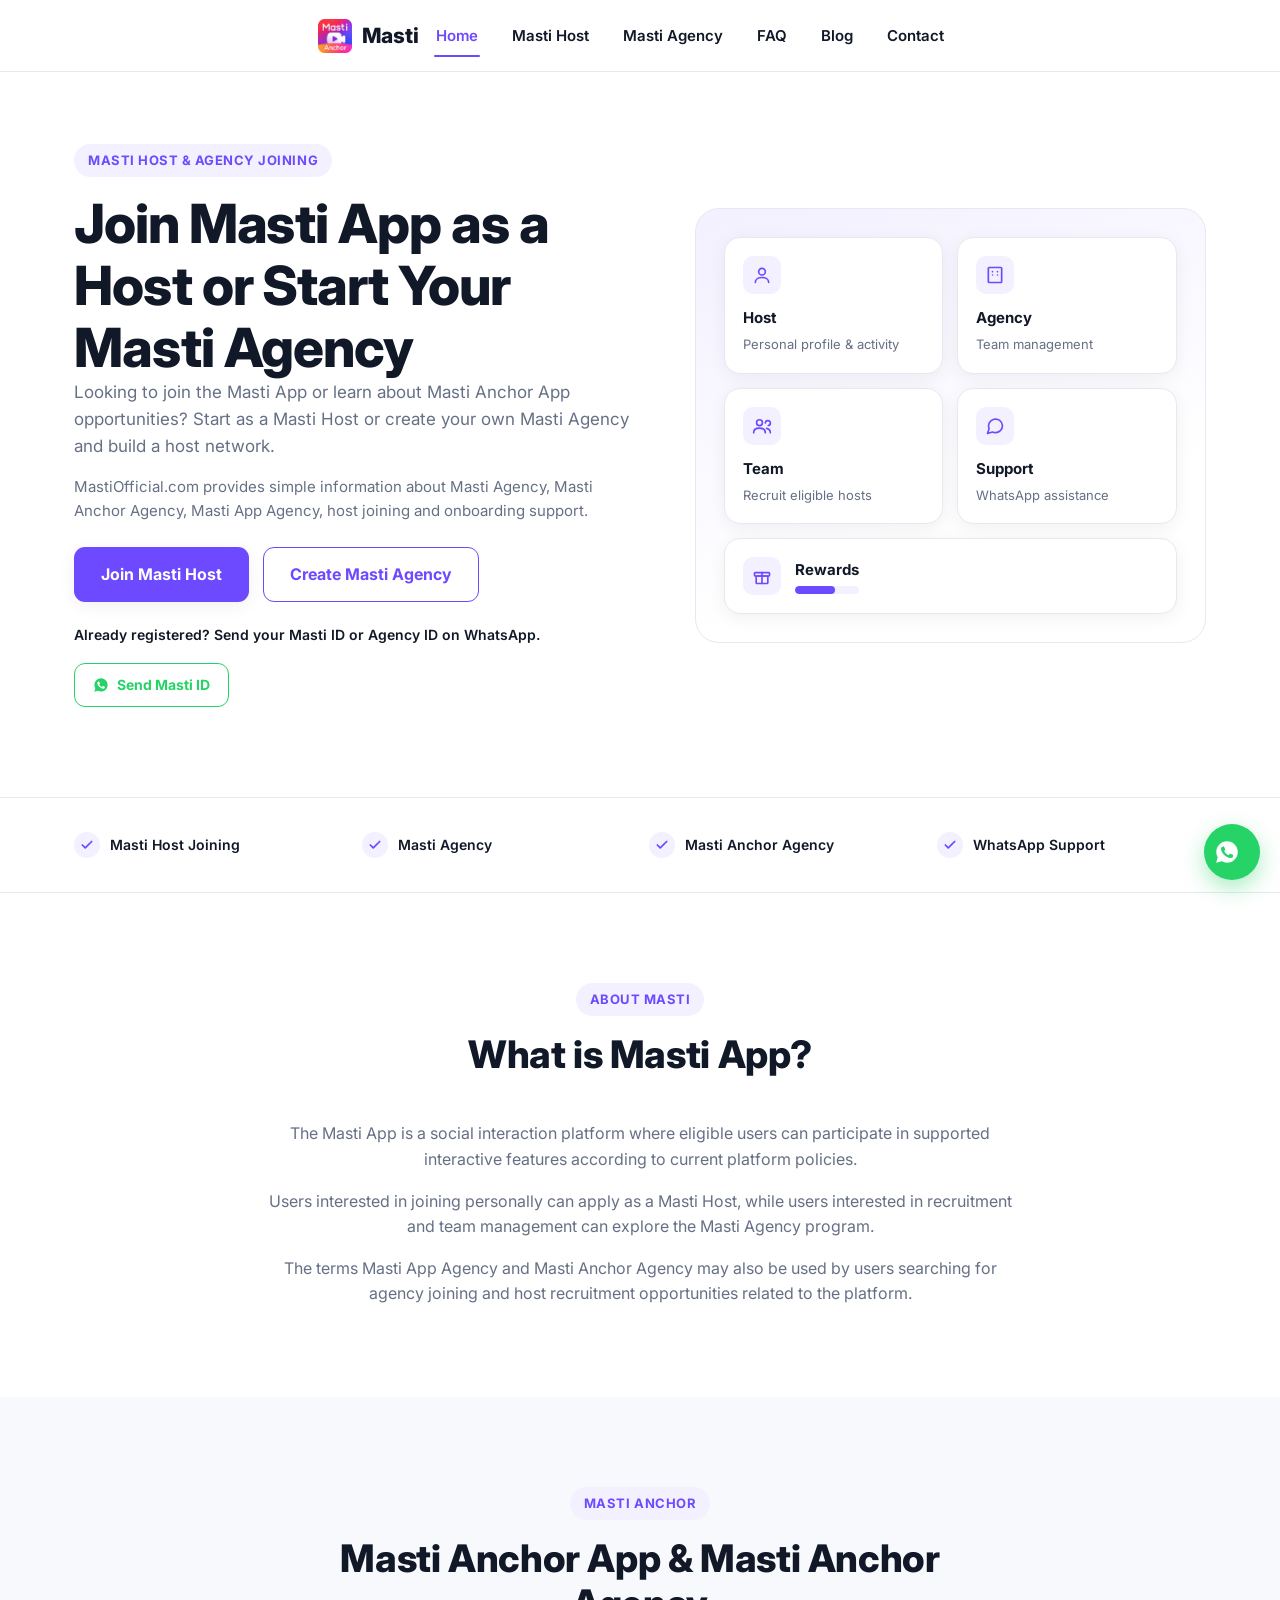
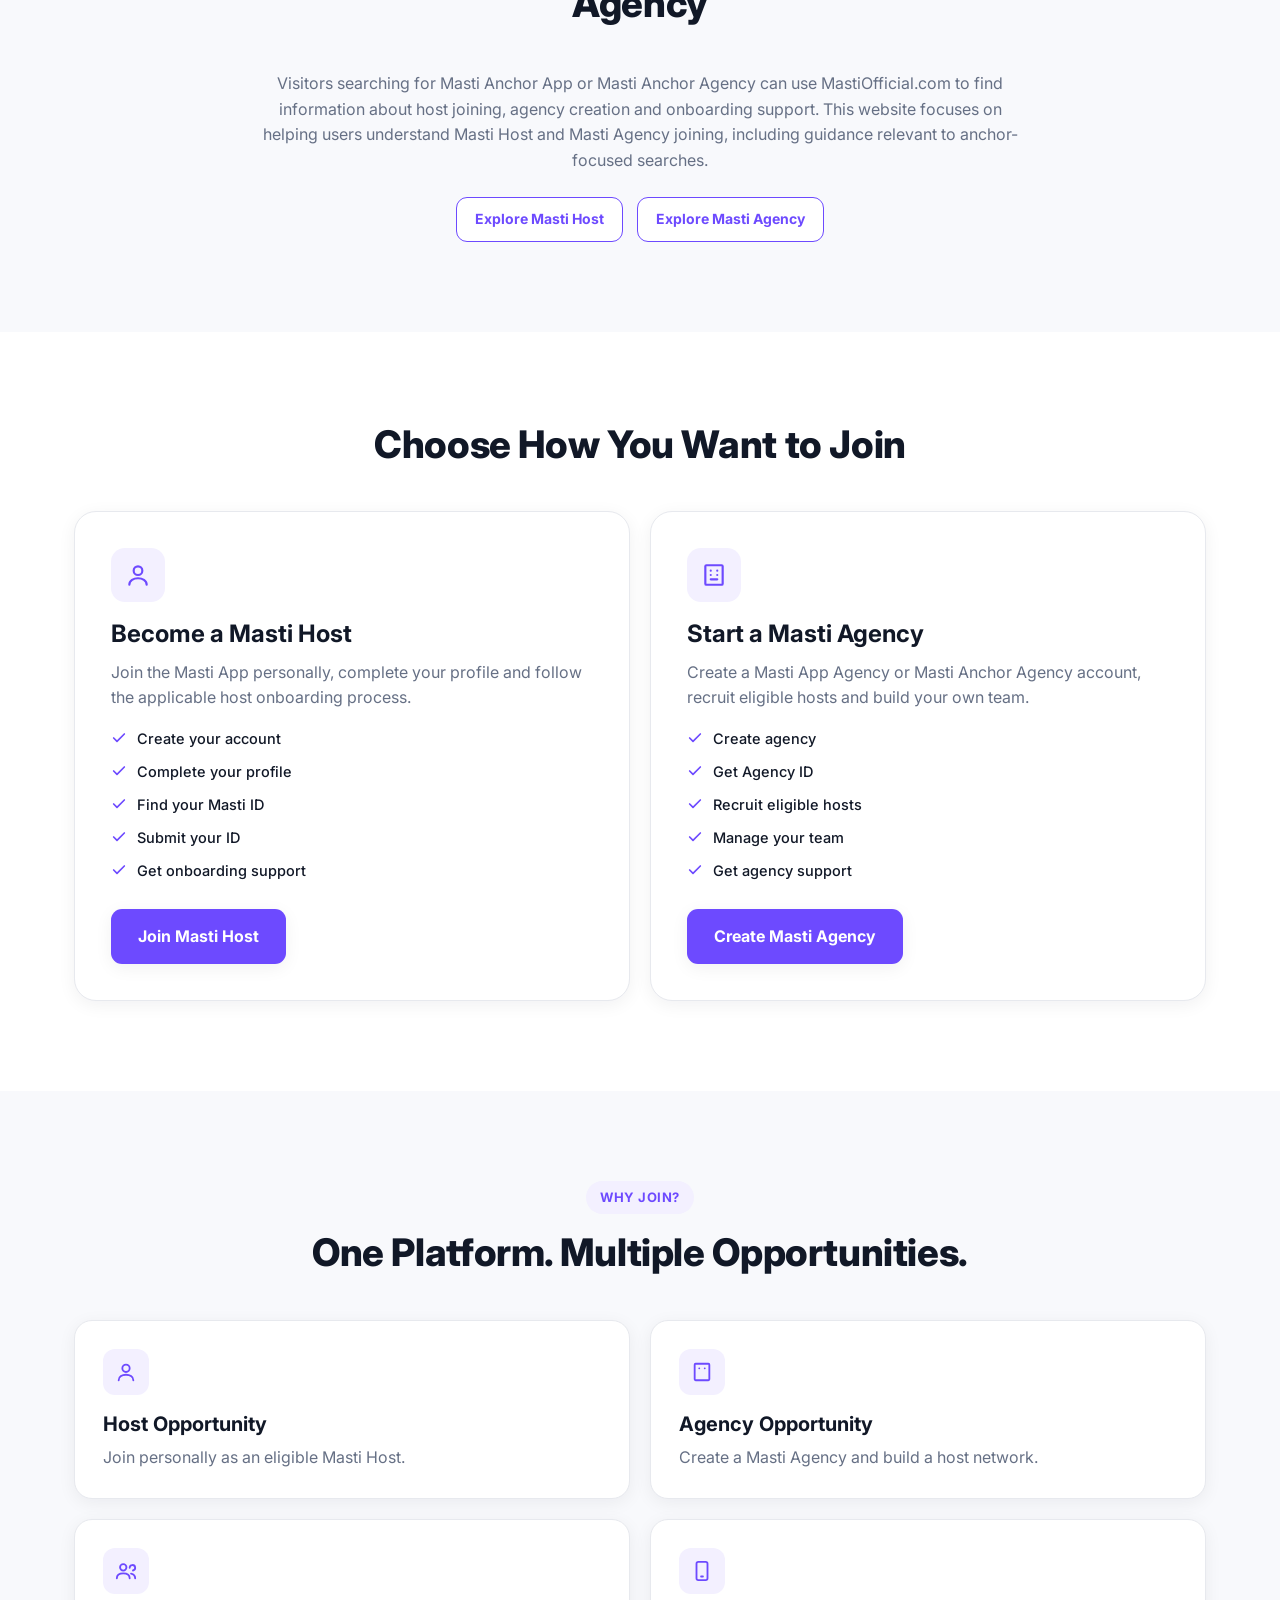
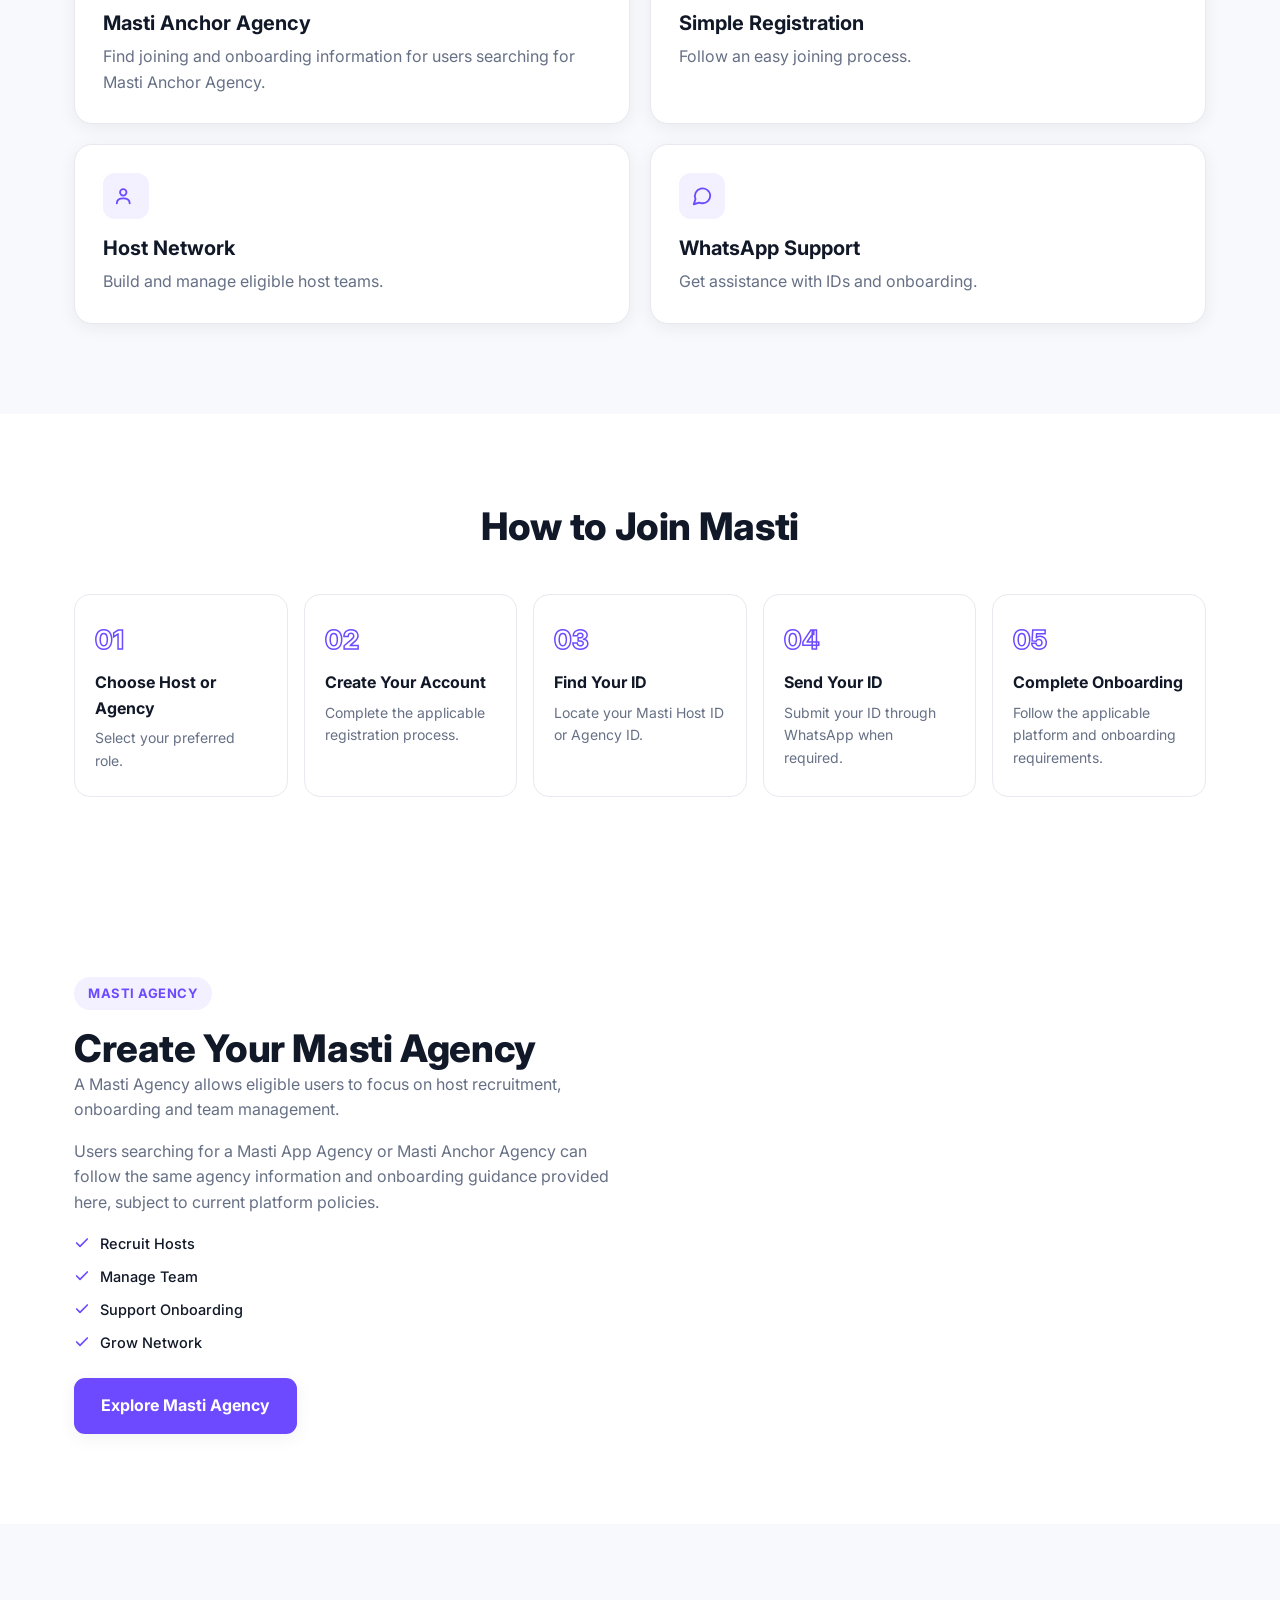
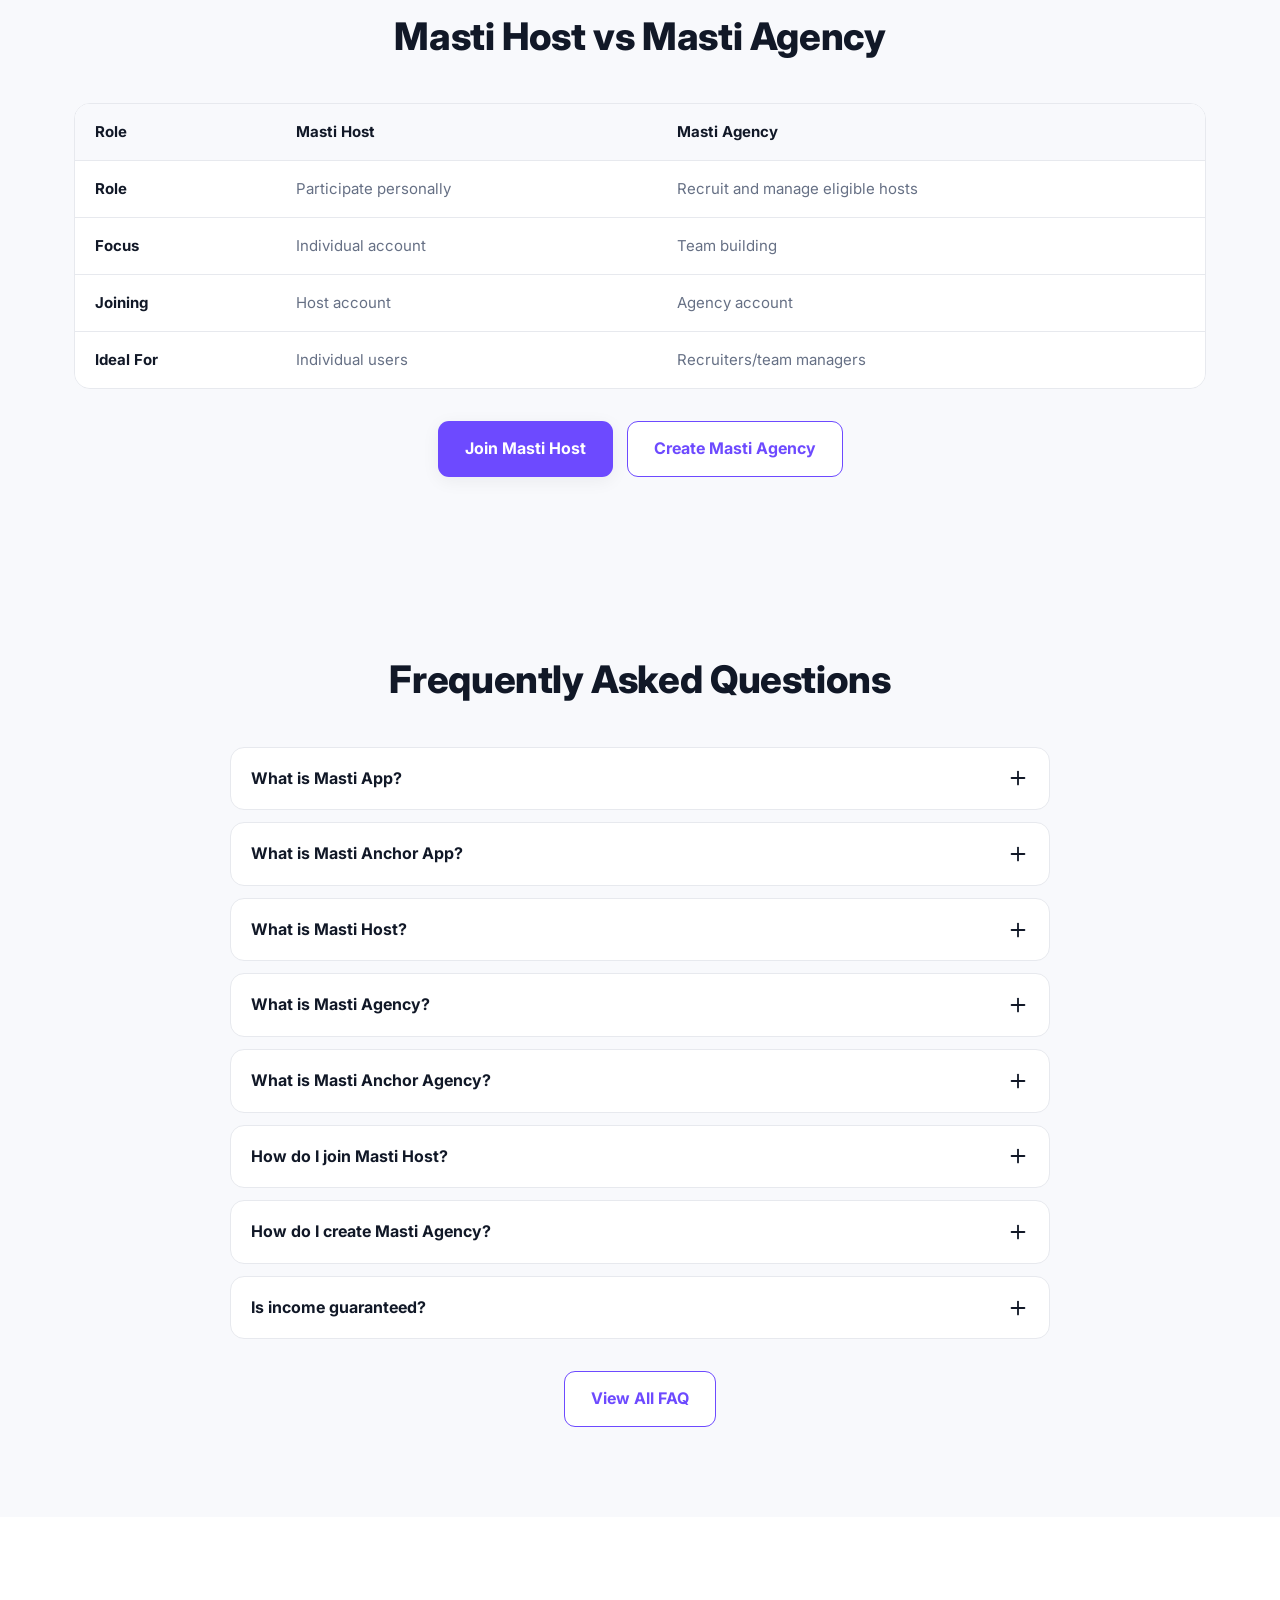
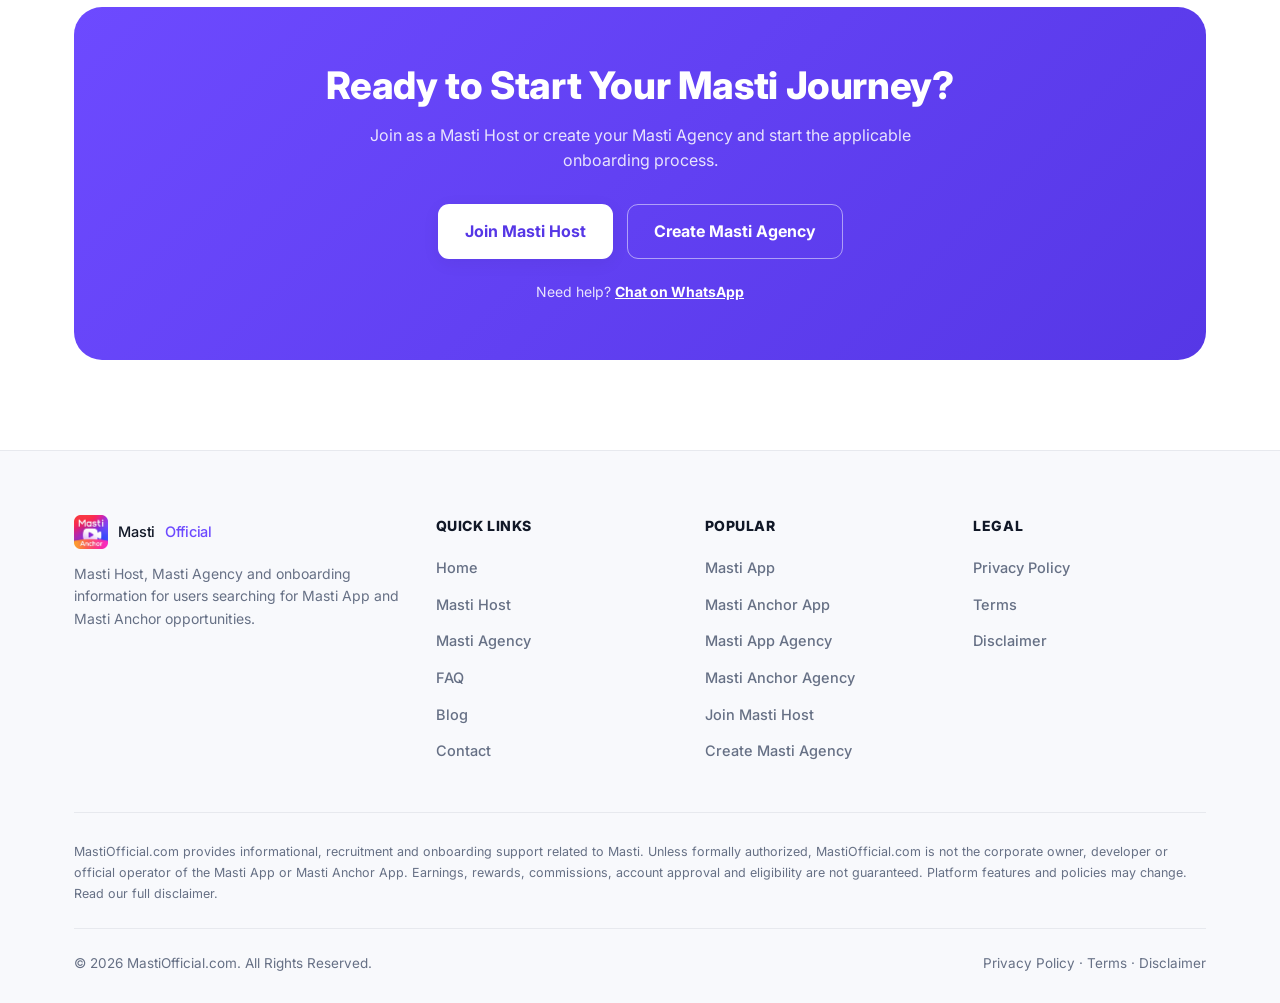
<file: index.html>
<!DOCTYPE html>
<html lang="en">
<head>
<meta charset="UTF-8">
<meta name="viewport" content="width=device-width, initial-scale=1.0">
<title>Masti Agency & Masti Anchor Agency | Join Masti App</title>
<meta name="description" content="Join Masti Agency or Masti Anchor Agency and become a Masti Host. Learn about Masti App, Masti Anchor App, host joining, agency registration and WhatsApp support.">
<link rel="canonical" href="https://mastiofficial.com/">
<meta name="robots" content="index, follow">

<meta property="og:title" content="Masti Agency & Masti Anchor Agency | Join Masti App">
<meta property="og:description" content="Join Masti Agency or Masti Anchor Agency and become a Masti Host. Learn about Masti App, Masti Anchor App, host joining, agency registration and WhatsApp support.">
<meta property="og:url" content="https://mastiofficial.com/">
<meta property="og:type" content="website">
<meta property="og:site_name" content="MastiOfficial">

<meta name="twitter:card" content="summary_large_image">
<meta name="twitter:title" content="Masti Agency & Masti Anchor Agency | Join Masti App">
<meta name="twitter:description" content="Join Masti Agency or Masti Anchor Agency and become a Masti Host. Learn about Masti App, Masti Anchor App, host joining and WhatsApp support.">

<link rel="preconnect" href="https://fonts.googleapis.com">
<link rel="preconnect" href="https://fonts.gstatic.com" crossorigin>
<link href="https://fonts.googleapis.com/css2?family=Inter:wght@400;500;600;700;800&display=swap" rel="stylesheet">
<link rel="stylesheet" href="/assets/css/style.css">
<link rel="icon" type="image/jpeg" href="/assets/images/logo.jpg">
<link rel="apple-touch-icon" href="/assets/images/logo.jpg">

<script type="application/ld+json">
{
  "@context": "https://schema.org",
  "@type": "WebSite",
  "name": "MastiOfficial",
  "url": "https://mastiofficial.com/",
  "description": "Masti Host and Masti Agency joining information, Masti Anchor Agency onboarding guidance and WhatsApp support.",
  "potentialAction": {
    "@type": "SearchAction",
    "target": "https://mastiofficial.com/?s={search_term_string}",
    "query-input": "required name=search_term_string"
  }
}
</script>
</head>
<body>
<a href="#main" class="skip-link">Skip to content</a>

<!-- =====================
     Header
     ===================== -->
<header class="site-header">
  <div class="container header-inner">
    <a href="/" class="logo" aria-label="MastiOfficial Home">
      <img src="/assets/images/logo.jpg" alt="MastiOfficial logo" width="34" height="34">
      <span class="logo-dark">Masti</span>
    </a>
    <nav class="main-nav" aria-label="Primary">
      <ul>
        <li><a href="/">Home</a></li>
        <li><a href="/masti-host/">Masti Host</a></li>
        <li><a href="/masti-agency/">Masti Agency</a></li>
        <li><a href="/faq/">FAQ</a></li>
        <li><a href="/blog/">Blog</a></li>
        <li><a href="/contact/">Contact</a></li>
      </ul>
    </nav>
    <div class="header-right">
      <button class="hamburger" aria-label="Open menu" aria-expanded="false" aria-controls="mobileMenu">
        <svg class="icon-menu" viewBox="0 0 24 24" fill="none" stroke="currentColor" stroke-width="2" stroke-linecap="round" aria-hidden="true"><line x1="3" y1="6" x2="21" y2="6"/><line x1="3" y1="12" x2="21" y2="12"/><line x1="3" y1="18" x2="21" y2="18"/></svg>
        <svg class="icon-close" viewBox="0 0 24 24" fill="none" stroke="currentColor" stroke-width="2" stroke-linecap="round" aria-hidden="true"><line x1="6" y1="6" x2="18" y2="18"/><line x1="18" y1="6" x2="6" y2="18"/></svg>
      </button>
    </div>
  </div>
</header>

<div class="mobile-menu" id="mobileMenu">
  <nav aria-label="Mobile">
    <ul>
      <li><a href="/">Home</a></li>
      <li><a href="/masti-host/">Masti Host</a></li>
      <li><a href="/masti-agency/">Masti Agency</a></li>
      <li><a href="/faq/">FAQ</a></li>
      <li><a href="/blog/">Blog</a></li>
      <li><a href="/contact/">Contact</a></li>
    </ul>
    <a href="#" data-action="whatsapp" class="btn btn-whatsapp btn-block">WhatsApp Support</a>
  </nav>
</div>

<main id="main">

<!-- =====================
     Hero
     ===================== -->
<section class="hero">
  <div class="container hero-grid">
    <div class="hero-copy">
      <span class="eyebrow">Masti Host & Agency Joining</span>
      <h1>Join Masti App as a Host or Start Your Masti Agency</h1>
      <p>Looking to join the Masti App or learn about Masti Anchor App opportunities? Start as a Masti Host or create your own Masti Agency and build a host network.</p>
      <p class="lead-secondary">MastiOfficial.com provides simple information about Masti Agency, Masti Anchor Agency, Masti App Agency, host joining and onboarding support.</p>
      <div class="btn-row mt-24">
        <a href="/masti-host/" class="btn btn-primary">Join Masti Host</a>
        <a href="/masti-agency/" class="btn btn-outline">Create Masti Agency</a>
      </div>
      <div class="hero-note">
        <span>Already registered? Send your Masti ID or Agency ID on WhatsApp.</span>
      </div>
      <div class="mt-16">
        <a href="#" data-action="whatsapp" class="btn btn-whatsapp-outline btn-sm">
          <svg viewBox="0 0 24 24" fill="currentColor" width="16" height="16" aria-hidden="true"><path d="M12.04 2C6.58 2 2.13 6.45 2.13 11.91c0 1.75.46 3.45 1.32 4.95L2 22l5.25-1.38a9.9 9.9 0 0 0 4.79 1.22h.01c5.46 0 9.91-4.45 9.91-9.91C21.96 6.45 17.5 2 12.04 2zm5.8 14.11c-.24.68-1.4 1.3-1.93 1.38-.5.08-1.12.11-1.8-.11-.41-.13-.94-.3-1.62-.6-2.85-1.23-4.71-4.1-4.85-4.29-.14-.19-1.16-1.54-1.16-2.94 0-1.4.73-2.08 1-2.37.26-.28.57-.35.76-.35s.38 0 .55.01c.18.01.41-.07.64.49.24.58.81 2 .88 2.15.07.15.12.32.02.51-.09.19-.14.31-.28.48-.14.17-.29.37-.42.5-.14.14-.28.29-.12.57.16.28.71 1.17 1.53 1.9 1.05.94 1.94 1.23 2.22 1.37.28.14.44.12.6-.07.16-.19.68-.79.86-1.06.18-.28.36-.23.6-.14.24.09 1.53.72 1.79.85.26.13.43.19.5.3.07.11.07.62-.17 1.3z"/></svg>
          Send Masti ID
        </a>
      </div>
    </div>
    <div class="hero-visual" role="img" aria-label="MastiOfficial host and agency dashboard preview">
      <div class="hero-visual-grid">
        <div class="mock-card">
          <div class="mock-icon"><svg viewBox="0 0 24 24" fill="none" stroke="currentColor" stroke-width="2" stroke-linecap="round" stroke-linejoin="round" aria-hidden="true"><circle cx="12" cy="8" r="4"/><path d="M4 21c0-4 4-6 8-6s8 2 8 6"/></svg></div>
          <h4>Host</h4>
          <p>Personal profile & activity</p>
        </div>
        <div class="mock-card">
          <div class="mock-icon"><svg viewBox="0 0 24 24" fill="none" stroke="currentColor" stroke-width="2" stroke-linecap="round" stroke-linejoin="round" aria-hidden="true"><rect x="4" y="3" width="16" height="18" rx="1"/><line x1="9" y1="8" x2="9" y2="8"/><line x1="15" y1="8" x2="15" y2="8"/><line x1="9" y1="12" x2="9" y2="12"/><line x1="15" y1="12" x2="15" y2="12"/></svg></div>
          <h4>Agency</h4>
          <p>Team management</p>
        </div>
        <div class="mock-card">
          <div class="mock-icon"><svg viewBox="0 0 24 24" fill="none" stroke="currentColor" stroke-width="2" stroke-linecap="round" stroke-linejoin="round" aria-hidden="true"><circle cx="9" cy="8" r="3.5"/><path d="M2 20c0-3.5 3-5.5 7-5.5s7 2 7 5.5"/><path d="M16 8.5a3 3 0 1 1 3.6 2.94"/><path d="M22 20c0-2.8-1.9-4.6-4.5-5.2"/></svg></div>
          <h4>Team</h4>
          <p>Recruit eligible hosts</p>
        </div>
        <div class="mock-card">
          <div class="mock-icon"><svg viewBox="0 0 24 24" fill="none" stroke="currentColor" stroke-width="2" stroke-linecap="round" stroke-linejoin="round" aria-hidden="true"><path d="M21 11.5a8.4 8.4 0 0 1-8.6 8.4 8.6 8.6 0 0 1-3.5-.7L3 21l1.9-5.6A8.4 8.4 0 1 1 21 11.5z"/></svg></div>
          <h4>Support</h4>
          <p>WhatsApp assistance</p>
        </div>
        <div class="mock-card mock-wide">
          <div class="mock-icon"><svg viewBox="0 0 24 24" fill="none" stroke="currentColor" stroke-width="2" stroke-linecap="round" stroke-linejoin="round" aria-hidden="true"><rect x="3" y="8" width="18" height="4" rx="1"/><rect x="5" y="12" width="14" height="9" rx="1"/><line x1="12" y1="8" x2="12" y2="21"/></svg></div>
          <div>
            <h4>Rewards</h4>
            <div class="mock-bar"><span></span></div>
          </div>
        </div>
      </div>
    </div>
  </div>
</section>

<!-- =====================
     Trust row
     ===================== -->
<section class="trust-row">
  <div class="container trust-grid">
    <div class="trust-item">
      <span class="check"><svg viewBox="0 0 24 24" fill="none" stroke="currentColor" stroke-width="3" stroke-linecap="round" stroke-linejoin="round" aria-hidden="true"><polyline points="20 6 9 17 4 12"/></svg></span>
      Masti Host Joining
    </div>
    <div class="trust-item">
      <span class="check"><svg viewBox="0 0 24 24" fill="none" stroke="currentColor" stroke-width="3" stroke-linecap="round" stroke-linejoin="round" aria-hidden="true"><polyline points="20 6 9 17 4 12"/></svg></span>
      Masti Agency
    </div>
    <div class="trust-item">
      <span class="check"><svg viewBox="0 0 24 24" fill="none" stroke="currentColor" stroke-width="3" stroke-linecap="round" stroke-linejoin="round" aria-hidden="true"><polyline points="20 6 9 17 4 12"/></svg></span>
      Masti Anchor Agency
    </div>
    <div class="trust-item">
      <span class="check"><svg viewBox="0 0 24 24" fill="none" stroke="currentColor" stroke-width="3" stroke-linecap="round" stroke-linejoin="round" aria-hidden="true"><polyline points="20 6 9 17 4 12"/></svg></span>
      WhatsApp Support
    </div>
  </div>
</section>

<!-- =====================
     About Masti App
     ===================== -->
<section id="about-masti" class="fade-in-up">
  <div class="container">
    <div class="section-head center">
      <span class="eyebrow">About Masti</span>
      <h2>What is Masti App?</h2>
    </div>
    <div style="max-width:760px;margin:0 auto;text-align:center;">
      <p>The Masti App is a social interaction platform where eligible users can participate in supported interactive features according to current platform policies.</p>
      <p class="mt-16">Users interested in joining personally can apply as a <a href="/masti-host/">Masti Host</a>, while users interested in recruitment and team management can explore the <a href="/masti-agency/">Masti Agency</a> program.</p>
      <p class="mt-16">The terms Masti App Agency and Masti Anchor Agency may also be used by users searching for agency joining and host recruitment opportunities related to the platform.</p>
    </div>
  </div>
</section>

<!-- =====================
     Masti Anchor App SEO Section
     ===================== -->
<section id="masti-anchor" class="section-soft fade-in-up">
  <div class="container">
    <div class="section-head center">
      <span class="eyebrow">Masti Anchor</span>
      <h2>Masti Anchor App & Masti Anchor Agency</h2>
    </div>
    <div style="max-width:760px;margin:0 auto;text-align:center;">
      <p>Visitors searching for Masti Anchor App or Masti Anchor Agency can use MastiOfficial.com to find information about host joining, agency creation and onboarding support. This website focuses on helping users understand Masti Host and Masti Agency joining, including guidance relevant to anchor-focused searches.</p>
      <div class="btn-row" style="justify-content:center;margin-top:24px;">
        <a href="/masti-host/" class="btn btn-outline btn-sm">Explore Masti Host</a>
        <a href="/masti-agency/" class="btn btn-outline btn-sm">Explore Masti Agency</a>
      </div>
    </div>
  </div>
</section>

<!-- =====================
     Choose Your Role
     ===================== -->
<section class="fade-in-up">
  <div class="container">
    <div class="section-head center">
      <h2>Choose How You Want to Join</h2>
    </div>
    <div class="cards-grid cols-2">
      <div class="role-card">
        <div class="card-icon"><svg viewBox="0 0 24 24" fill="none" stroke="currentColor" stroke-width="2" stroke-linecap="round" stroke-linejoin="round" aria-hidden="true"><circle cx="12" cy="8" r="4"/><path d="M4 21c0-4 4-6 8-6s8 2 8 6"/></svg></div>
        <h3>Become a Masti Host</h3>
        <p>Join the Masti App personally, complete your profile and follow the applicable host onboarding process.</p>
        <ul class="card-list">
          <li><svg viewBox="0 0 24 24" fill="none" stroke="currentColor" stroke-width="2.5" stroke-linecap="round" stroke-linejoin="round" aria-hidden="true"><polyline points="20 6 9 17 4 12"/></svg>Create your account</li>
          <li><svg viewBox="0 0 24 24" fill="none" stroke="currentColor" stroke-width="2.5" stroke-linecap="round" stroke-linejoin="round" aria-hidden="true"><polyline points="20 6 9 17 4 12"/></svg>Complete your profile</li>
          <li><svg viewBox="0 0 24 24" fill="none" stroke="currentColor" stroke-width="2.5" stroke-linecap="round" stroke-linejoin="round" aria-hidden="true"><polyline points="20 6 9 17 4 12"/></svg>Find your Masti ID</li>
          <li><svg viewBox="0 0 24 24" fill="none" stroke="currentColor" stroke-width="2.5" stroke-linecap="round" stroke-linejoin="round" aria-hidden="true"><polyline points="20 6 9 17 4 12"/></svg>Submit your ID</li>
          <li><svg viewBox="0 0 24 24" fill="none" stroke="currentColor" stroke-width="2.5" stroke-linecap="round" stroke-linejoin="round" aria-hidden="true"><polyline points="20 6 9 17 4 12"/></svg>Get onboarding support</li>
        </ul>
        <a href="/masti-host/" class="btn btn-primary">Join Masti Host</a>
      </div>
      <div class="role-card">
        <div class="card-icon"><svg viewBox="0 0 24 24" fill="none" stroke="currentColor" stroke-width="2" stroke-linecap="round" stroke-linejoin="round" aria-hidden="true"><rect x="4" y="3" width="16" height="18" rx="1"/><line x1="9" y1="8" x2="9" y2="8"/><line x1="15" y1="8" x2="15" y2="8"/><line x1="9" y1="12" x2="9" y2="12"/><line x1="15" y1="12" x2="15" y2="12"/><line x1="9" y1="16" x2="15" y2="16"/></svg></div>
        <h3>Start a Masti Agency</h3>
        <p>Create a Masti App Agency or Masti Anchor Agency account, recruit eligible hosts and build your own team.</p>
        <ul class="card-list">
          <li><svg viewBox="0 0 24 24" fill="none" stroke="currentColor" stroke-width="2.5" stroke-linecap="round" stroke-linejoin="round" aria-hidden="true"><polyline points="20 6 9 17 4 12"/></svg>Create agency</li>
          <li><svg viewBox="0 0 24 24" fill="none" stroke="currentColor" stroke-width="2.5" stroke-linecap="round" stroke-linejoin="round" aria-hidden="true"><polyline points="20 6 9 17 4 12"/></svg>Get Agency ID</li>
          <li><svg viewBox="0 0 24 24" fill="none" stroke="currentColor" stroke-width="2.5" stroke-linecap="round" stroke-linejoin="round" aria-hidden="true"><polyline points="20 6 9 17 4 12"/></svg>Recruit eligible hosts</li>
          <li><svg viewBox="0 0 24 24" fill="none" stroke="currentColor" stroke-width="2.5" stroke-linecap="round" stroke-linejoin="round" aria-hidden="true"><polyline points="20 6 9 17 4 12"/></svg>Manage your team</li>
          <li><svg viewBox="0 0 24 24" fill="none" stroke="currentColor" stroke-width="2.5" stroke-linecap="round" stroke-linejoin="round" aria-hidden="true"><polyline points="20 6 9 17 4 12"/></svg>Get agency support</li>
        </ul>
        <a href="/masti-agency/" class="btn btn-primary">Create Masti Agency</a>
      </div>
    </div>
  </div>
</section>

<!-- =====================
     Why Join
     ===================== -->
<section class="section-soft fade-in-up">
  <div class="container">
    <div class="section-head center">
      <span class="eyebrow">Why Join?</span>
      <h2>One Platform. Multiple Opportunities.</h2>
    </div>
    <div class="cards-grid cols-6">
      <div class="card">
        <div class="card-icon"><svg viewBox="0 0 24 24" fill="none" stroke="currentColor" stroke-width="2" stroke-linecap="round" stroke-linejoin="round" aria-hidden="true"><circle cx="12" cy="8" r="4"/><path d="M4 21c0-4 4-6 8-6s8 2 8 6"/></svg></div>
        <h3>Host Opportunity</h3>
        <p>Join personally as an eligible Masti Host.</p>
      </div>
      <div class="card">
        <div class="card-icon"><svg viewBox="0 0 24 24" fill="none" stroke="currentColor" stroke-width="2" stroke-linecap="round" stroke-linejoin="round" aria-hidden="true"><rect x="4" y="3" width="16" height="18" rx="1"/><line x1="9" y1="8" x2="9" y2="8"/><line x1="15" y1="8" x2="15" y2="8"/></svg></div>
        <h3>Agency Opportunity</h3>
        <p>Create a Masti Agency and build a host network.</p>
      </div>
      <div class="card">
        <div class="card-icon"><svg viewBox="0 0 24 24" fill="none" stroke="currentColor" stroke-width="2" stroke-linecap="round" stroke-linejoin="round" aria-hidden="true"><circle cx="9" cy="8" r="3.5"/><path d="M2 20c0-3.5 3-5.5 7-5.5s7 2 7 5.5"/><path d="M16 8.5a3 3 0 1 1 3.6 2.94"/><path d="M22 20c0-2.8-1.9-4.6-4.5-5.2"/></svg></div>
        <h3>Masti Anchor Agency</h3>
        <p>Find joining and onboarding information for users searching for Masti Anchor Agency.</p>
      </div>
      <div class="card">
        <div class="card-icon"><svg viewBox="0 0 24 24" fill="none" stroke="currentColor" stroke-width="2" stroke-linecap="round" stroke-linejoin="round" aria-hidden="true"><rect x="6" y="2" width="12" height="20" rx="2"/><line x1="11" y1="18" x2="13" y2="18"/></svg></div>
        <h3>Simple Registration</h3>
        <p>Follow an easy joining process.</p>
      </div>
      <div class="card">
        <div class="card-icon"><svg viewBox="0 0 24 24" fill="none" stroke="currentColor" stroke-width="2" stroke-linecap="round" stroke-linejoin="round" aria-hidden="true"><circle cx="9" cy="8" r="3.5"/><path d="M2 20c0-3.5 3-5.5 7-5.5s7 2 7 5.5"/></svg></div>
        <h3>Host Network</h3>
        <p>Build and manage eligible host teams.</p>
      </div>
      <div class="card">
        <div class="card-icon"><svg viewBox="0 0 24 24" fill="none" stroke="currentColor" stroke-width="2" stroke-linecap="round" stroke-linejoin="round" aria-hidden="true"><path d="M21 11.5a8.4 8.4 0 0 1-8.6 8.4 8.6 8.6 0 0 1-3.5-.7L3 21l1.9-5.6A8.4 8.4 0 1 1 21 11.5z"/></svg></div>
        <h3>WhatsApp Support</h3>
        <p>Get assistance with IDs and onboarding.</p>
      </div>
    </div>
  </div>
</section>

<!-- =====================
     How It Works
     ===================== -->
<section class="fade-in-up">
  <div class="container">
    <div class="section-head center">
      <h2>How to Join Masti</h2>
    </div>
    <div class="steps-grid">
      <div class="step-card">
        <span class="step-number">01</span>
        <h4>Choose Host or Agency</h4>
        <p>Select your preferred role.</p>
      </div>
      <div class="step-card">
        <span class="step-number">02</span>
        <h4>Create Your Account</h4>
        <p>Complete the applicable registration process.</p>
      </div>
      <div class="step-card">
        <span class="step-number">03</span>
        <h4>Find Your ID</h4>
        <p>Locate your Masti Host ID or Agency ID.</p>
      </div>
      <div class="step-card">
        <span class="step-number">04</span>
        <h4>Send Your ID</h4>
        <p>Submit your ID through WhatsApp when required.</p>
      </div>
      <div class="step-card">
        <span class="step-number">05</span>
        <h4>Complete Onboarding</h4>
        <p>Follow the applicable platform and onboarding requirements.</p>
      </div>
    </div>
  </div>
</section>

<!-- =====================
     Masti Agency Preview
     ===================== -->
<section class="fade-in-up">
  <div class="container content-grid">
    <div>
      <span class="eyebrow">Masti Agency</span>
      <h2>Create Your Masti Agency</h2>
      <p>A Masti Agency allows eligible users to focus on host recruitment, onboarding and team management.</p>
      <p class="mt-16">Users searching for a Masti App Agency or Masti Anchor Agency can follow the same agency information and onboarding guidance provided here, subject to current platform policies.</p>
      <ul class="card-list">
        <li><svg viewBox="0 0 24 24" fill="none" stroke="currentColor" stroke-width="2.5" stroke-linecap="round" stroke-linejoin="round" aria-hidden="true"><polyline points="20 6 9 17 4 12"/></svg>Recruit Hosts</li>
        <li><svg viewBox="0 0 24 24" fill="none" stroke="currentColor" stroke-width="2.5" stroke-linecap="round" stroke-linejoin="round" aria-hidden="true"><polyline points="20 6 9 17 4 12"/></svg>Manage Team</li>
        <li><svg viewBox="0 0 24 24" fill="none" stroke="currentColor" stroke-width="2.5" stroke-linecap="round" stroke-linejoin="round" aria-hidden="true"><polyline points="20 6 9 17 4 12"/></svg>Support Onboarding</li>
        <li><svg viewBox="0 0 24 24" fill="none" stroke="currentColor" stroke-width="2.5" stroke-linecap="round" stroke-linejoin="round" aria-hidden="true"><polyline points="20 6 9 17 4 12"/></svg>Grow Network</li>
      </ul>
      <a href="/masti-agency/" class="btn btn-primary mt-24">Explore Masti Agency</a>
    </div>
  </div>
</section>

<!-- =====================
     Host vs Agency
     ===================== -->
<section id="host-vs-agency" class="section-soft fade-in-up">
  <div class="container">
    <div class="section-head center">
      <h2>Masti Host vs Masti Agency</h2>
    </div>
    <div class="compare-table-wrap">
      <table class="compare-table">
        <thead>
          <tr><th>Role</th><th>Masti Host</th><th>Masti Agency</th></tr>
        </thead>
        <tbody>
          <tr><td>Role</td><td>Participate personally</td><td>Recruit and manage eligible hosts</td></tr>
          <tr><td>Focus</td><td>Individual account</td><td>Team building</td></tr>
          <tr><td>Joining</td><td>Host account</td><td>Agency account</td></tr>
          <tr><td>Ideal For</td><td>Individual users</td><td>Recruiters/team managers</td></tr>
        </tbody>
      </table>
    </div>
    <div class="btn-row mt-32" style="justify-content:center;">
      <a href="/masti-host/" class="btn btn-primary">Join Masti Host</a>
      <a href="/masti-agency/" class="btn btn-outline">Create Masti Agency</a>
    </div>
  </div>
</section>

<!-- =====================
     Home FAQ
     ===================== -->
<section class="section-soft fade-in-up">
  <div class="container">
    <div class="section-head center">
      <h2>Frequently Asked Questions</h2>
    </div>
    <div class="faq-list" style="max-width:820px;margin:0 auto;">
      <div class="faq-item">
        <button class="faq-question" aria-expanded="false" aria-controls="faq-a1">What is Masti App?<span class="faq-icon"><svg viewBox="0 0 24 24" fill="none" stroke="currentColor" stroke-width="2" stroke-linecap="round" aria-hidden="true"><line x1="12" y1="5" x2="12" y2="19"/><line x1="5" y1="12" x2="19" y2="12"/></svg></span></button>
        <div class="faq-answer" id="faq-a1"><div class="faq-answer-inner"><p>The Masti App is a social interaction platform offering interactive features to eligible users according to current platform policies.</p></div></div>
      </div>
      <div class="faq-item">
        <button class="faq-question" aria-expanded="false" aria-controls="faq-a2">What is Masti Anchor App?<span class="faq-icon"><svg viewBox="0 0 24 24" fill="none" stroke="currentColor" stroke-width="2" stroke-linecap="round" aria-hidden="true"><line x1="12" y1="5" x2="12" y2="19"/><line x1="5" y1="12" x2="19" y2="12"/></svg></span></button>
        <div class="faq-answer" id="faq-a2"><div class="faq-answer-inner"><p>Masti Anchor App refers to the search term used by visitors looking for host and agency joining information related to the Masti platform. This site provides guidance through the Masti Host and Masti Agency pages.</p></div></div>
      </div>
      <div class="faq-item">
        <button class="faq-question" aria-expanded="false" aria-controls="faq-a3">What is Masti Host?<span class="faq-icon"><svg viewBox="0 0 24 24" fill="none" stroke="currentColor" stroke-width="2" stroke-linecap="round" aria-hidden="true"><line x1="12" y1="5" x2="12" y2="19"/><line x1="5" y1="12" x2="19" y2="12"/></svg></span></button>
        <div class="faq-answer" id="faq-a3"><div class="faq-answer-inner"><p>A Masti Host is an individual user who joins the Masti App personally and participates in supported interactive features.</p></div></div>
      </div>
      <div class="faq-item">
        <button class="faq-question" aria-expanded="false" aria-controls="faq-a4">What is Masti Agency?<span class="faq-icon"><svg viewBox="0 0 24 24" fill="none" stroke="currentColor" stroke-width="2" stroke-linecap="round" aria-hidden="true"><line x1="12" y1="5" x2="12" y2="19"/><line x1="5" y1="12" x2="19" y2="12"/></svg></span></button>
        <div class="faq-answer" id="faq-a4"><div class="faq-answer-inner"><p>A Masti Agency is created by users who want to recruit eligible hosts and manage a host network on the platform.</p></div></div>
      </div>
      <div class="faq-item">
        <button class="faq-question" aria-expanded="false" aria-controls="faq-a5">What is Masti Anchor Agency?<span class="faq-icon"><svg viewBox="0 0 24 24" fill="none" stroke="currentColor" stroke-width="2" stroke-linecap="round" aria-hidden="true"><line x1="12" y1="5" x2="12" y2="19"/><line x1="5" y1="12" x2="19" y2="12"/></svg></span></button>
        <div class="faq-answer" id="faq-a5"><div class="faq-answer-inner"><p>Masti Anchor Agency is a term used by visitors searching for agency joining and host recruitment guidance. It is addressed on our Masti Agency page.</p></div></div>
      </div>
      <div class="faq-item">
        <button class="faq-question" aria-expanded="false" aria-controls="faq-a6">How do I join Masti Host?<span class="faq-icon"><svg viewBox="0 0 24 24" fill="none" stroke="currentColor" stroke-width="2" stroke-linecap="round" aria-hidden="true"><line x1="12" y1="5" x2="12" y2="19"/><line x1="5" y1="12" x2="19" y2="12"/></svg></span></button>
        <div class="faq-answer" id="faq-a6"><div class="faq-answer-inner"><p>Visit our <a href="/masti-host/">Masti Host page</a> for the full joining process, including account creation and ID submission steps.</p></div></div>
      </div>
      <div class="faq-item">
        <button class="faq-question" aria-expanded="false" aria-controls="faq-a7">How do I create Masti Agency?<span class="faq-icon"><svg viewBox="0 0 24 24" fill="none" stroke="currentColor" stroke-width="2" stroke-linecap="round" aria-hidden="true"><line x1="12" y1="5" x2="12" y2="19"/><line x1="5" y1="12" x2="19" y2="12"/></svg></span></button>
        <div class="faq-answer" id="faq-a7"><div class="faq-answer-inner"><p>Visit our <a href="/masti-agency/">Masti Agency page</a> for registration steps, Agency ID guidance and onboarding support.</p></div></div>
      </div>
      <div class="faq-item">
        <button class="faq-question" aria-expanded="false" aria-controls="faq-a8">Is income guaranteed?<span class="faq-icon"><svg viewBox="0 0 24 24" fill="none" stroke="currentColor" stroke-width="2" stroke-linecap="round" aria-hidden="true"><line x1="12" y1="5" x2="12" y2="19"/><line x1="5" y1="12" x2="19" y2="12"/></svg></span></button>
        <div class="faq-answer" id="faq-a8"><div class="faq-answer-inner"><p>No. Earnings, rewards and commissions are not guaranteed and depend on eligibility, activity and current platform policies.</p></div></div>
      </div>
    </div>
    <div class="text-center mt-32">
      <a href="/faq/" class="btn btn-outline">View All FAQ</a>
    </div>
  </div>
</section>

<!-- =====================
     Final CTA
     ===================== -->
<section class="fade-in-up">
  <div class="container">
    <div class="final-cta">
      <h2>Ready to Start Your Masti Journey?</h2>
      <p>Join as a Masti Host or create your Masti Agency and start the applicable onboarding process.</p>
      <div class="btn-row">
        <a href="/masti-host/" class="btn btn-primary">Join Masti Host</a>
        <a href="/masti-agency/" class="btn btn-outline">Create Masti Agency</a>
      </div>
      <div class="whatsapp-line">
        Need help? <a href="#" data-action="whatsapp">Chat on WhatsApp</a>
      </div>
    </div>
  </div>
</section>

</main>

<!-- =====================
     Footer
     ===================== -->
<footer class="site-footer">
  <div class="container">
    <div class="footer-grid">
      <div class="footer-col">
        <a href="/" class="logo"><img src="/assets/images/logo.jpg" alt="MastiOfficial logo" width="34" height="34"><span class="logo-dark">Masti</span><span class="logo-accent">Official</span></a>
        <p>Masti Host, Masti Agency and onboarding information for users searching for Masti App and Masti Anchor opportunities.</p>
      </div>
      <div class="footer-col">
        <h4>Quick Links</h4>
        <ul>
          <li><a href="/">Home</a></li>
          <li><a href="/masti-host/">Masti Host</a></li>
          <li><a href="/masti-agency/">Masti Agency</a></li>
          <li><a href="/faq/">FAQ</a></li>
          <li><a href="/blog/">Blog</a></li>
          <li><a href="/contact/">Contact</a></li>
        </ul>
      </div>
      <div class="footer-col">
        <h4>Popular</h4>
        <ul>
          <li><a href="/#about-masti">Masti App</a></li>
          <li><a href="/#masti-anchor">Masti Anchor App</a></li>
          <li><a href="/masti-agency/">Masti App Agency</a></li>
          <li><a href="/masti-agency/#masti-anchor-agency">Masti Anchor Agency</a></li>
          <li><a href="/masti-host/">Join Masti Host</a></li>
          <li><a href="/masti-agency/">Create Masti Agency</a></li>
        </ul>
      </div>
      <div class="footer-col">
        <h4>Legal</h4>
        <ul>
          <li><a href="/privacy-policy/">Privacy Policy</a></li>
          <li><a href="/terms/">Terms</a></li>
          <li><a href="/disclaimer/">Disclaimer</a></li>
        </ul>
      </div>
    </div>
    <div class="footer-disclaimer">
      MastiOfficial.com provides informational, recruitment and onboarding support related to Masti. Unless formally authorized, MastiOfficial.com is not the corporate owner, developer or official operator of the Masti App or Masti Anchor App. Earnings, rewards, commissions, account approval and eligibility are not guaranteed. Platform features and policies may change. Read our <a href="/disclaimer/">full disclaimer</a>.
    </div>
    <div class="footer-bottom">
      <span>&copy; 2026 MastiOfficial.com. All Rights Reserved.</span>
      <span><a href="/privacy-policy/">Privacy Policy</a> &middot; <a href="/terms/">Terms</a> &middot; <a href="/disclaimer/">Disclaimer</a></span>
    </div>
  </div>
</footer>

<a href="#" data-action="whatsapp" class="whatsapp-float" aria-label="Chat on WhatsApp">
  <svg viewBox="0 0 24 24" fill="currentColor" aria-hidden="true"><path d="M12.04 2C6.58 2 2.13 6.45 2.13 11.91c0 1.75.46 3.45 1.32 4.95L2 22l5.25-1.38a9.9 9.9 0 0 0 4.79 1.22h.01c5.46 0 9.91-4.45 9.91-9.91C21.96 6.45 17.5 2 12.04 2zm5.8 14.11c-.24.68-1.4 1.3-1.93 1.38-.5.08-1.12.11-1.8-.11-.41-.13-.94-.3-1.62-.6-2.85-1.23-4.71-4.1-4.85-4.29-.14-.19-1.16-1.54-1.16-2.94 0-1.4.73-2.08 1-2.37.26-.28.57-.35.76-.35s.38 0 .55.01c.18.01.41-.07.64.49.24.58.81 2 .88 2.15.07.15.12.32.02.51-.09.19-.14.31-.28.48-.14.17-.29.37-.42.5-.14.14-.28.29-.12.57.16.28.71 1.17 1.53 1.9 1.05.94 1.94 1.23 2.22 1.37.28.14.44.12.6-.07.16-.19.68-.79.86-1.06.18-.28.36-.23.6-.14.24.09 1.53.72 1.79.85.26.13.43.19.5.3.07.11.07.62-.17 1.3z"/></svg>
  <span>Chat on WhatsApp</span>
</a>

<script src="/assets/js/main.js"></script>
</body>
</html>
</file>
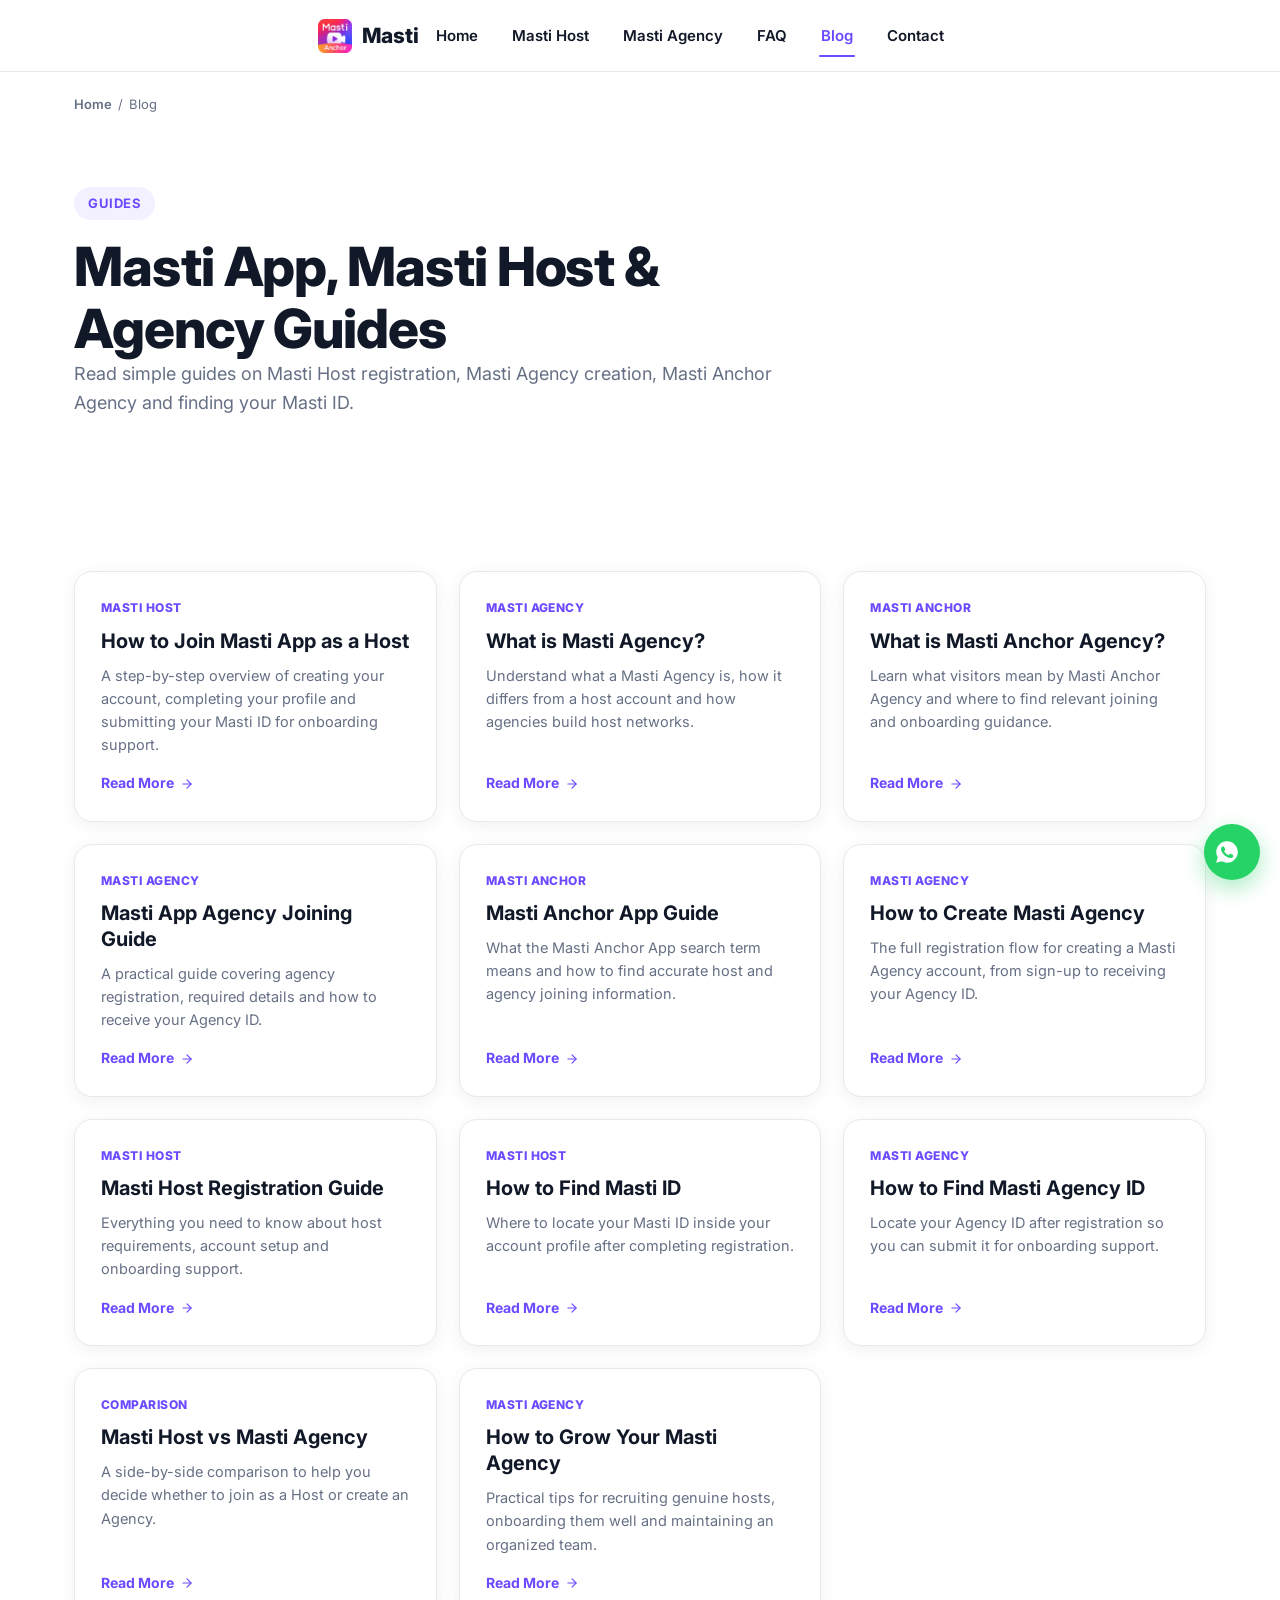
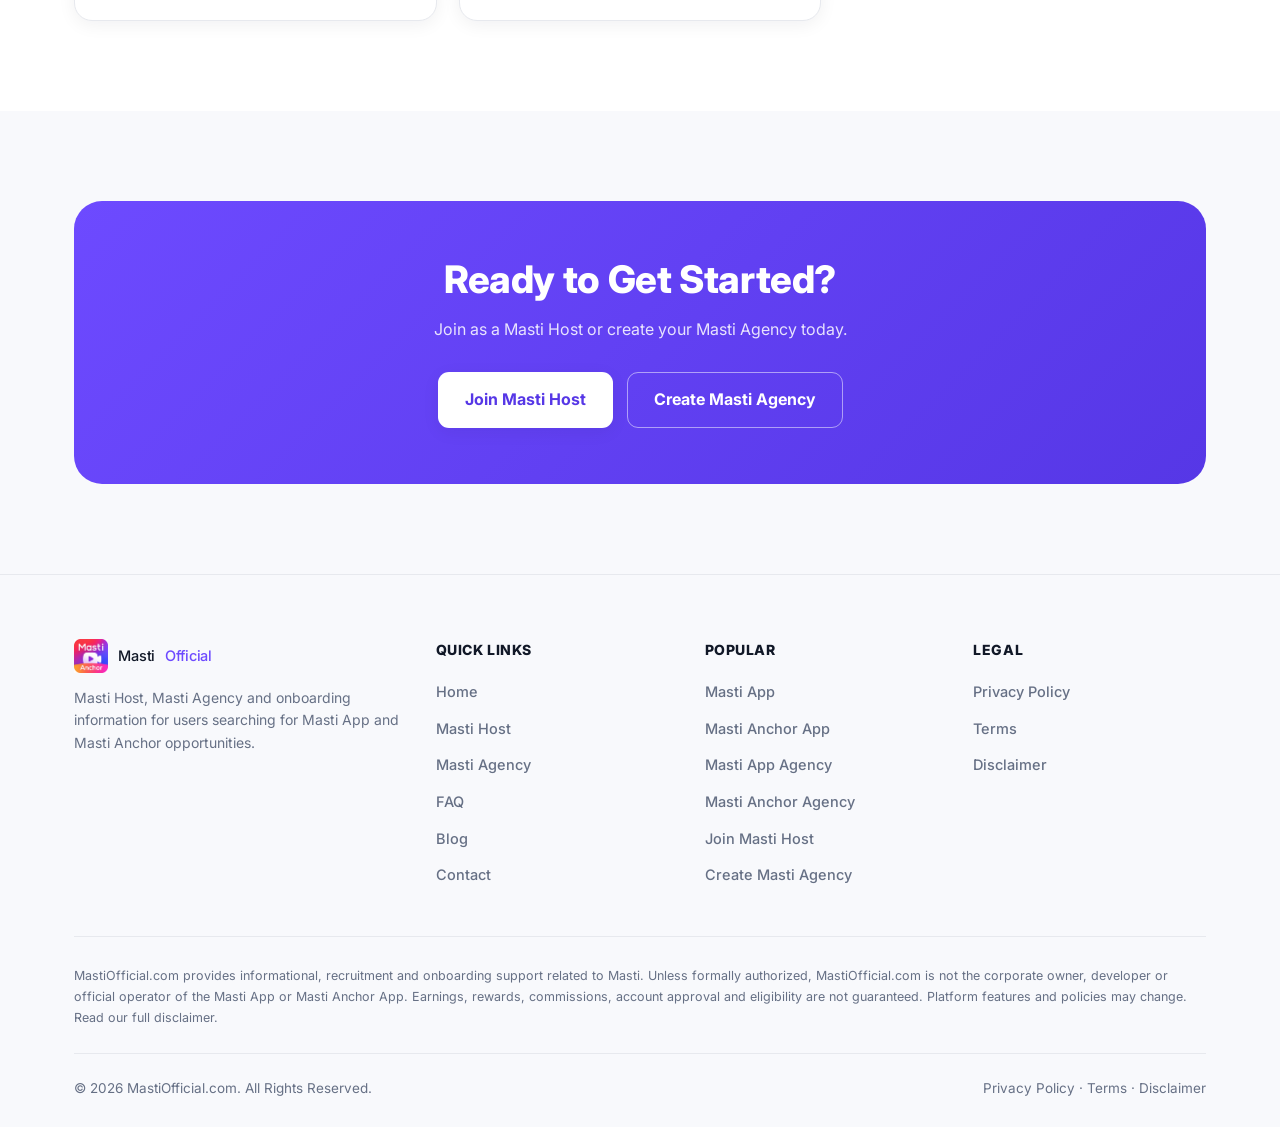
<file: blog/index.html>
<!DOCTYPE html>
<html lang="en">
<head>
<meta charset="UTF-8">
<meta name="viewport" content="width=device-width, initial-scale=1.0">
<title>Masti App Blog | Masti Agency & Masti Anchor Guides</title>
<meta name="description" content="Guides on Masti App, Masti Host registration, Masti Agency creation, Masti Anchor Agency and how to find your Masti ID.">
<link rel="canonical" href="https://mastiofficial.com/blog/">
<meta name="robots" content="index, follow">

<meta property="og:title" content="Masti App Blog | Masti Agency & Masti Anchor Guides">
<meta property="og:description" content="Guides on Masti App, Masti Host registration, Masti Agency creation, Masti Anchor Agency and how to find your Masti ID.">
<meta property="og:url" content="https://mastiofficial.com/blog/">
<meta property="og:type" content="website">
<meta property="og:site_name" content="MastiOfficial">

<meta name="twitter:card" content="summary_large_image">
<meta name="twitter:title" content="Masti App Blog | Masti Agency & Masti Anchor Guides">
<meta name="twitter:description" content="Guides on Masti Host, Masti Agency and Masti Anchor Agency joining.">

<link rel="preconnect" href="https://fonts.googleapis.com">
<link rel="preconnect" href="https://fonts.gstatic.com" crossorigin>
<link href="https://fonts.googleapis.com/css2?family=Inter:wght@400;500;600;700;800&display=swap" rel="stylesheet">
<link rel="stylesheet" href="/assets/css/style.css">
<link rel="icon" type="image/jpeg" href="/assets/images/logo.jpg">
<link rel="apple-touch-icon" href="/assets/images/logo.jpg">

<script type="application/ld+json">
{
  "@context": "https://schema.org",
  "@type": "BreadcrumbList",
  "itemListElement": [
    {"@type":"ListItem","position":1,"name":"Home","item":"https://mastiofficial.com/"},
    {"@type":"ListItem","position":2,"name":"Blog","item":"https://mastiofficial.com/blog/"}
  ]
}
</script>
<script type="application/ld+json">
{
  "@context": "https://schema.org",
  "@type": "Blog",
  "name": "MastiOfficial Blog",
  "url": "https://mastiofficial.com/blog/",
  "description": "Guides on Masti App, Masti Host, Masti Agency and Masti Anchor Agency joining."
}
</script>
</head>
<body>
<a href="#main" class="skip-link">Skip to content</a>

<header class="site-header">
  <div class="container header-inner">
    <a href="/" class="logo" aria-label="MastiOfficial Home">
      <img src="/assets/images/logo.jpg" alt="MastiOfficial logo" width="34" height="34">
      <span class="logo-dark">Masti</span>
    </a>
    <nav class="main-nav" aria-label="Primary">
      <ul>
        <li><a href="/">Home</a></li>
        <li><a href="/masti-host/">Masti Host</a></li>
        <li><a href="/masti-agency/">Masti Agency</a></li>
        <li><a href="/faq/">FAQ</a></li>
        <li><a href="/blog/" class="active">Blog</a></li>
        <li><a href="/contact/">Contact</a></li>
      </ul>
    </nav>
    <div class="header-right">
      <button class="hamburger" aria-label="Open menu" aria-expanded="false" aria-controls="mobileMenu">
        <svg class="icon-menu" viewBox="0 0 24 24" fill="none" stroke="currentColor" stroke-width="2" stroke-linecap="round" aria-hidden="true"><line x1="3" y1="6" x2="21" y2="6"/><line x1="3" y1="12" x2="21" y2="12"/><line x1="3" y1="18" x2="21" y2="18"/></svg>
        <svg class="icon-close" viewBox="0 0 24 24" fill="none" stroke="currentColor" stroke-width="2" stroke-linecap="round" aria-hidden="true"><line x1="6" y1="6" x2="18" y2="18"/><line x1="18" y1="6" x2="6" y2="18"/></svg>
      </button>
    </div>
  </div>
</header>

<div class="mobile-menu" id="mobileMenu">
  <nav aria-label="Mobile">
    <ul>
      <li><a href="/">Home</a></li>
      <li><a href="/masti-host/">Masti Host</a></li>
      <li><a href="/masti-agency/">Masti Agency</a></li>
      <li><a href="/faq/">FAQ</a></li>
      <li><a href="/blog/">Blog</a></li>
      <li><a href="/contact/">Contact</a></li>
    </ul>
    <a href="#" data-action="whatsapp" class="btn btn-whatsapp btn-block">WhatsApp Support</a>
  </nav>
</div>

<main id="main">

<div class="container breadcrumb">
  <a href="/">Home</a><span aria-hidden="true">/</span><span>Blog</span>
</div>

<section class="hero" style="padding-bottom:20px;">
  <div class="container">
    <div class="section-head" style="max-width:760px;">
      <span class="eyebrow">Guides</span>
      <h1>Masti App, Masti Host & Agency Guides</h1>
      <p class="lead">Read simple guides on Masti Host registration, Masti Agency creation, Masti Anchor Agency and finding your Masti ID.</p>
    </div>
  </div>
</section>

<section class="fade-in-up">
  <div class="container">
    <div class="blog-grid">

      <article class="blog-card">
        <span class="blog-category">Masti Host</span>
        <h3>How to Join Masti App as a Host</h3>
        <p>A step-by-step overview of creating your account, completing your profile and submitting your Masti ID for onboarding support.</p>
        <a href="/masti-host/" class="read-more">Read More
          <svg viewBox="0 0 24 24" fill="none" stroke="currentColor" stroke-width="2" stroke-linecap="round" stroke-linejoin="round" width="14" height="14" aria-hidden="true"><line x1="5" y1="12" x2="19" y2="12"/><polyline points="12 5 19 12 12 19"/></svg>
        </a>
      </article>

      <article class="blog-card">
        <span class="blog-category">Masti Agency</span>
        <h3>What is Masti Agency?</h3>
        <p>Understand what a Masti Agency is, how it differs from a host account and how agencies build host networks.</p>
        <a href="/masti-agency/" class="read-more">Read More
          <svg viewBox="0 0 24 24" fill="none" stroke="currentColor" stroke-width="2" stroke-linecap="round" stroke-linejoin="round" width="14" height="14" aria-hidden="true"><line x1="5" y1="12" x2="19" y2="12"/><polyline points="12 5 19 12 12 19"/></svg>
        </a>
      </article>

      <article class="blog-card">
        <span class="blog-category">Masti Anchor</span>
        <h3>What is Masti Anchor Agency?</h3>
        <p>Learn what visitors mean by Masti Anchor Agency and where to find relevant joining and onboarding guidance.</p>
        <a href="/masti-agency/#masti-anchor-agency" class="read-more">Read More
          <svg viewBox="0 0 24 24" fill="none" stroke="currentColor" stroke-width="2" stroke-linecap="round" stroke-linejoin="round" width="14" height="14" aria-hidden="true"><line x1="5" y1="12" x2="19" y2="12"/><polyline points="12 5 19 12 12 19"/></svg>
        </a>
      </article>

      <article class="blog-card">
        <span class="blog-category">Masti Agency</span>
        <h3>Masti App Agency Joining Guide</h3>
        <p>A practical guide covering agency registration, required details and how to receive your Agency ID.</p>
        <a href="/masti-agency/" class="read-more">Read More
          <svg viewBox="0 0 24 24" fill="none" stroke="currentColor" stroke-width="2" stroke-linecap="round" stroke-linejoin="round" width="14" height="14" aria-hidden="true"><line x1="5" y1="12" x2="19" y2="12"/><polyline points="12 5 19 12 12 19"/></svg>
        </a>
      </article>

      <article class="blog-card">
        <span class="blog-category">Masti Anchor</span>
        <h3>Masti Anchor App Guide</h3>
        <p>What the Masti Anchor App search term means and how to find accurate host and agency joining information.</p>
        <a href="/masti-host/" class="read-more">Read More
          <svg viewBox="0 0 24 24" fill="none" stroke="currentColor" stroke-width="2" stroke-linecap="round" stroke-linejoin="round" width="14" height="14" aria-hidden="true"><line x1="5" y1="12" x2="19" y2="12"/><polyline points="12 5 19 12 12 19"/></svg>
        </a>
      </article>

      <article class="blog-card">
        <span class="blog-category">Masti Agency</span>
        <h3>How to Create Masti Agency</h3>
        <p>The full registration flow for creating a Masti Agency account, from sign-up to receiving your Agency ID.</p>
        <a href="/masti-agency/" class="read-more">Read More
          <svg viewBox="0 0 24 24" fill="none" stroke="currentColor" stroke-width="2" stroke-linecap="round" stroke-linejoin="round" width="14" height="14" aria-hidden="true"><line x1="5" y1="12" x2="19" y2="12"/><polyline points="12 5 19 12 12 19"/></svg>
        </a>
      </article>

      <article class="blog-card">
        <span class="blog-category">Masti Host</span>
        <h3>Masti Host Registration Guide</h3>
        <p>Everything you need to know about host requirements, account setup and onboarding support.</p>
        <a href="/masti-host/" class="read-more">Read More
          <svg viewBox="0 0 24 24" fill="none" stroke="currentColor" stroke-width="2" stroke-linecap="round" stroke-linejoin="round" width="14" height="14" aria-hidden="true"><line x1="5" y1="12" x2="19" y2="12"/><polyline points="12 5 19 12 12 19"/></svg>
        </a>
      </article>

      <article class="blog-card">
        <span class="blog-category">Masti Host</span>
        <h3>How to Find Masti ID</h3>
        <p>Where to locate your Masti ID inside your account profile after completing registration.</p>
        <a href="/masti-host/#where-to-find" class="read-more">Read More
          <svg viewBox="0 0 24 24" fill="none" stroke="currentColor" stroke-width="2" stroke-linecap="round" stroke-linejoin="round" width="14" height="14" aria-hidden="true"><line x1="5" y1="12" x2="19" y2="12"/><polyline points="12 5 19 12 12 19"/></svg>
        </a>
      </article>

      <article class="blog-card">
        <span class="blog-category">Masti Agency</span>
        <h3>How to Find Masti Agency ID</h3>
        <p>Locate your Agency ID after registration so you can submit it for onboarding support.</p>
        <a href="/masti-agency/" class="read-more">Read More
          <svg viewBox="0 0 24 24" fill="none" stroke="currentColor" stroke-width="2" stroke-linecap="round" stroke-linejoin="round" width="14" height="14" aria-hidden="true"><line x1="5" y1="12" x2="19" y2="12"/><polyline points="12 5 19 12 12 19"/></svg>
        </a>
      </article>

      <article class="blog-card">
        <span class="blog-category">Comparison</span>
        <h3>Masti Host vs Masti Agency</h3>
        <p>A side-by-side comparison to help you decide whether to join as a Host or create an Agency.</p>
        <a href="/#host-vs-agency" class="read-more">Read More
          <svg viewBox="0 0 24 24" fill="none" stroke="currentColor" stroke-width="2" stroke-linecap="round" stroke-linejoin="round" width="14" height="14" aria-hidden="true"><line x1="5" y1="12" x2="19" y2="12"/><polyline points="12 5 19 12 12 19"/></svg>
        </a>
      </article>

      <article class="blog-card">
        <span class="blog-category">Masti Agency</span>
        <h3>How to Grow Your Masti Agency</h3>
        <p>Practical tips for recruiting genuine hosts, onboarding them well and maintaining an organized team.</p>
        <a href="/masti-agency/" class="read-more">Read More
          <svg viewBox="0 0 24 24" fill="none" stroke="currentColor" stroke-width="2" stroke-linecap="round" stroke-linejoin="round" width="14" height="14" aria-hidden="true"><line x1="5" y1="12" x2="19" y2="12"/><polyline points="12 5 19 12 12 19"/></svg>
        </a>
      </article>

    </div>
  </div>
</section>

<section class="section-soft fade-in-up">
  <div class="container">
    <div class="final-cta">
      <h2>Ready to Get Started?</h2>
      <p>Join as a Masti Host or create your Masti Agency today.</p>
      <div class="btn-row">
        <a href="/masti-host/" class="btn btn-primary">Join Masti Host</a>
        <a href="/masti-agency/" class="btn btn-outline">Create Masti Agency</a>
      </div>
    </div>
  </div>
</section>

</main>

<footer class="site-footer">
  <div class="container">
    <div class="footer-grid">
      <div class="footer-col">
        <a href="/" class="logo"><img src="/assets/images/logo.jpg" alt="MastiOfficial logo" width="34" height="34"><span class="logo-dark">Masti</span><span class="logo-accent">Official</span></a>
        <p>Masti Host, Masti Agency and onboarding information for users searching for Masti App and Masti Anchor opportunities.</p>
      </div>
      <div class="footer-col">
        <h4>Quick Links</h4>
        <ul>
          <li><a href="/">Home</a></li>
          <li><a href="/masti-host/">Masti Host</a></li>
          <li><a href="/masti-agency/">Masti Agency</a></li>
          <li><a href="/faq/">FAQ</a></li>
          <li><a href="/blog/">Blog</a></li>
          <li><a href="/contact/">Contact</a></li>
        </ul>
      </div>
      <div class="footer-col">
        <h4>Popular</h4>
        <ul>
          <li><a href="/#about-masti">Masti App</a></li>
          <li><a href="/#masti-anchor">Masti Anchor App</a></li>
          <li><a href="/masti-agency/">Masti App Agency</a></li>
          <li><a href="/masti-agency/#masti-anchor-agency">Masti Anchor Agency</a></li>
          <li><a href="/masti-host/">Join Masti Host</a></li>
          <li><a href="/masti-agency/">Create Masti Agency</a></li>
        </ul>
      </div>
      <div class="footer-col">
        <h4>Legal</h4>
        <ul>
          <li><a href="/privacy-policy/">Privacy Policy</a></li>
          <li><a href="/terms/">Terms</a></li>
          <li><a href="/disclaimer/">Disclaimer</a></li>
        </ul>
      </div>
    </div>
    <div class="footer-disclaimer">
      MastiOfficial.com provides informational, recruitment and onboarding support related to Masti. Unless formally authorized, MastiOfficial.com is not the corporate owner, developer or official operator of the Masti App or Masti Anchor App. Earnings, rewards, commissions, account approval and eligibility are not guaranteed. Platform features and policies may change. Read our <a href="/disclaimer/">full disclaimer</a>.
    </div>
    <div class="footer-bottom">
      <span>&copy; 2026 MastiOfficial.com. All Rights Reserved.</span>
      <span><a href="/privacy-policy/">Privacy Policy</a> &middot; <a href="/terms/">Terms</a> &middot; <a href="/disclaimer/">Disclaimer</a></span>
    </div>
  </div>
</footer>

<a href="#" data-action="whatsapp" class="whatsapp-float" aria-label="Chat on WhatsApp">
  <svg viewBox="0 0 24 24" fill="currentColor" aria-hidden="true"><path d="M12.04 2C6.58 2 2.13 6.45 2.13 11.91c0 1.75.46 3.45 1.32 4.95L2 22l5.25-1.38a9.9 9.9 0 0 0 4.79 1.22h.01c5.46 0 9.91-4.45 9.91-9.91C21.96 6.45 17.5 2 12.04 2zm5.8 14.11c-.24.68-1.4 1.3-1.93 1.38-.5.08-1.12.11-1.8-.11-.41-.13-.94-.3-1.62-.6-2.85-1.23-4.71-4.1-4.85-4.29-.14-.19-1.16-1.54-1.16-2.94 0-1.4.73-2.08 1-2.37.26-.28.57-.35.76-.35s.38 0 .55.01c.18.01.41-.07.64.49.24.58.81 2 .88 2.15.07.15.12.32.02.51-.09.19-.14.31-.28.48-.14.17-.29.37-.42.5-.14.14-.28.29-.12.57.16.28.71 1.17 1.53 1.9 1.05.94 1.94 1.23 2.22 1.37.28.14.44.12.6-.07.16-.19.68-.79.86-1.06.18-.28.36-.23.6-.14.24.09 1.53.72 1.79.85.26.13.43.19.5.3.07.11.07.62-.17 1.3z"/></svg>
  <span>Chat on WhatsApp</span>
</a>

<script src="/assets/js/main.js"></script>
</body>
</html>
</file>
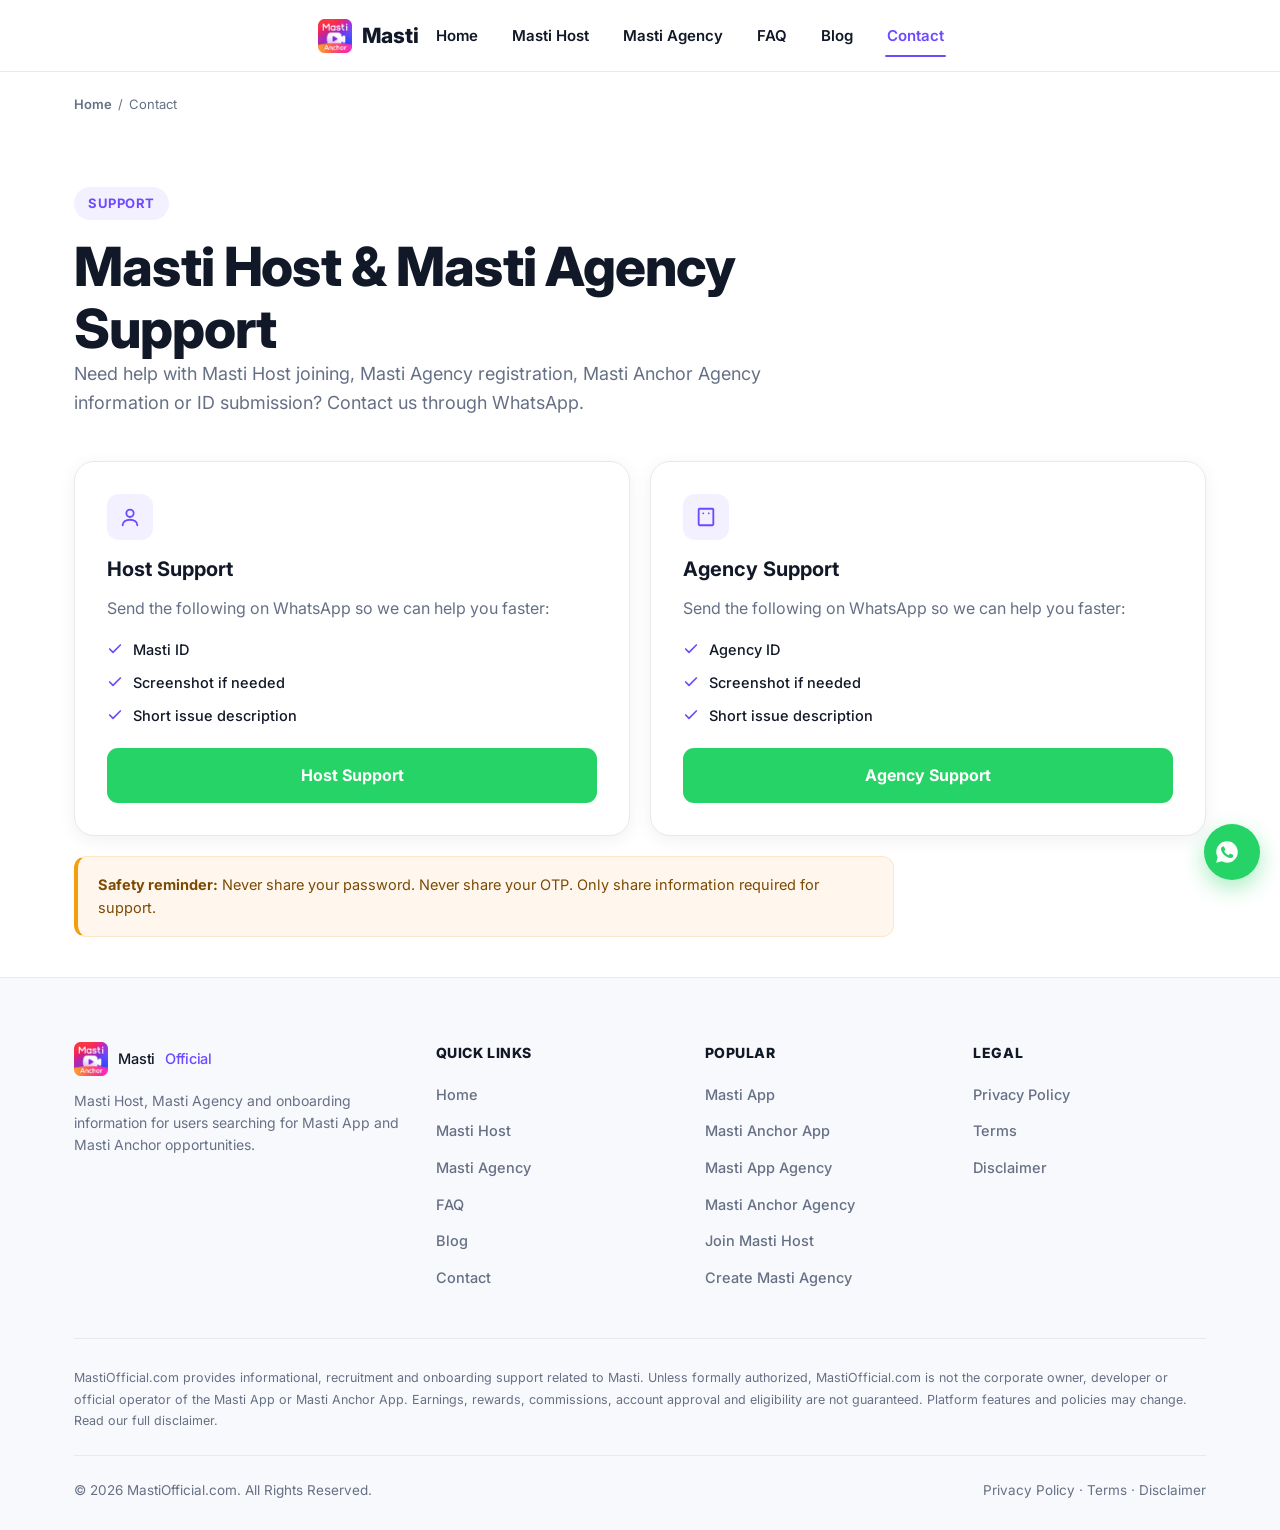
<file: contact/index.html>
<!DOCTYPE html>
<html lang="en">
<head>
<meta charset="UTF-8">
<meta name="viewport" content="width=device-width, initial-scale=1.0">
<title>Masti Host & Masti Agency Support | MastiOfficial</title>
<meta name="description" content="Contact MastiOfficial for Masti Host joining, Masti Agency registration, Masti Anchor Agency information or ID submission through WhatsApp.">
<link rel="canonical" href="https://mastiofficial.com/contact/">
<meta name="robots" content="index, follow">

<meta property="og:title" content="Masti Host & Masti Agency Support | MastiOfficial">
<meta property="og:description" content="Contact MastiOfficial for Masti Host joining, Masti Agency registration, Masti Anchor Agency information or ID submission through WhatsApp.">
<meta property="og:url" content="https://mastiofficial.com/contact/">
<meta property="og:type" content="website">
<meta property="og:site_name" content="MastiOfficial">

<meta name="twitter:card" content="summary_large_image">
<meta name="twitter:title" content="Masti Host & Masti Agency Support | MastiOfficial">
<meta name="twitter:description" content="WhatsApp support for Masti Host joining and Masti Agency registration.">

<link rel="preconnect" href="https://fonts.googleapis.com">
<link rel="preconnect" href="https://fonts.gstatic.com" crossorigin>
<link href="https://fonts.googleapis.com/css2?family=Inter:wght@400;500;600;700;800&display=swap" rel="stylesheet">
<link rel="stylesheet" href="/assets/css/style.css">
<link rel="icon" type="image/jpeg" href="/assets/images/logo.jpg">
<link rel="apple-touch-icon" href="/assets/images/logo.jpg">

<script type="application/ld+json">
{
  "@context": "https://schema.org",
  "@type": "BreadcrumbList",
  "itemListElement": [
    {"@type":"ListItem","position":1,"name":"Home","item":"https://mastiofficial.com/"},
    {"@type":"ListItem","position":2,"name":"Contact","item":"https://mastiofficial.com/contact/"}
  ]
}
</script>
</head>
<body>
<a href="#main" class="skip-link">Skip to content</a>

<header class="site-header">
  <div class="container header-inner">
    <a href="/" class="logo" aria-label="MastiOfficial Home">
      <img src="/assets/images/logo.jpg" alt="MastiOfficial logo" width="34" height="34">
      <span class="logo-dark">Masti</span>
    </a>
    <nav class="main-nav" aria-label="Primary">
      <ul>
        <li><a href="/">Home</a></li>
        <li><a href="/masti-host/">Masti Host</a></li>
        <li><a href="/masti-agency/">Masti Agency</a></li>
        <li><a href="/faq/">FAQ</a></li>
        <li><a href="/blog/">Blog</a></li>
        <li><a href="/contact/" class="active">Contact</a></li>
      </ul>
    </nav>
    <div class="header-right">
      <button class="hamburger" aria-label="Open menu" aria-expanded="false" aria-controls="mobileMenu">
        <svg class="icon-menu" viewBox="0 0 24 24" fill="none" stroke="currentColor" stroke-width="2" stroke-linecap="round" aria-hidden="true"><line x1="3" y1="6" x2="21" y2="6"/><line x1="3" y1="12" x2="21" y2="12"/><line x1="3" y1="18" x2="21" y2="18"/></svg>
        <svg class="icon-close" viewBox="0 0 24 24" fill="none" stroke="currentColor" stroke-width="2" stroke-linecap="round" aria-hidden="true"><line x1="6" y1="6" x2="18" y2="18"/><line x1="18" y1="6" x2="6" y2="18"/></svg>
      </button>
    </div>
  </div>
</header>

<div class="mobile-menu" id="mobileMenu">
  <nav aria-label="Mobile">
    <ul>
      <li><a href="/">Home</a></li>
      <li><a href="/masti-host/">Masti Host</a></li>
      <li><a href="/masti-agency/">Masti Agency</a></li>
      <li><a href="/faq/">FAQ</a></li>
      <li><a href="/blog/">Blog</a></li>
      <li><a href="/contact/">Contact</a></li>
    </ul>
    <a href="#" data-action="whatsapp" class="btn btn-whatsapp btn-block">WhatsApp Support</a>
  </nav>
</div>

<main id="main">

<div class="container breadcrumb">
  <a href="/">Home</a><span aria-hidden="true">/</span><span>Contact</span>
</div>

<section class="hero" style="padding-bottom:20px;">
  <div class="container">
    <div class="section-head" style="max-width:760px;">
      <span class="eyebrow">Support</span>
      <h1>Masti Host & Masti Agency Support</h1>
      <p class="lead">Need help with Masti Host joining, Masti Agency registration, Masti Anchor Agency information or ID submission? Contact us through WhatsApp.</p>
    </div>

    <div class="contact-grid">
      <div class="contact-card">
        <div class="card-icon"><svg viewBox="0 0 24 24" fill="none" stroke="currentColor" stroke-width="2" stroke-linecap="round" stroke-linejoin="round" aria-hidden="true"><circle cx="12" cy="8" r="4"/><path d="M4 21c0-4 4-6 8-6s8 2 8 6"/></svg></div>
        <h3>Host Support</h3>
        <p>Send the following on WhatsApp so we can help you faster:</p>
        <ul class="card-list">
          <li><svg viewBox="0 0 24 24" fill="none" stroke="currentColor" stroke-width="2.5" stroke-linecap="round" stroke-linejoin="round" aria-hidden="true"><polyline points="20 6 9 17 4 12"/></svg>Masti ID</li>
          <li><svg viewBox="0 0 24 24" fill="none" stroke="currentColor" stroke-width="2.5" stroke-linecap="round" stroke-linejoin="round" aria-hidden="true"><polyline points="20 6 9 17 4 12"/></svg>Screenshot if needed</li>
          <li><svg viewBox="0 0 24 24" fill="none" stroke="currentColor" stroke-width="2.5" stroke-linecap="round" stroke-linejoin="round" aria-hidden="true"><polyline points="20 6 9 17 4 12"/></svg>Short issue description</li>
        </ul>
        <a href="#" data-action="whatsapp-host" class="btn btn-whatsapp btn-block">Host Support</a>
      </div>

      <div class="contact-card">
        <div class="card-icon"><svg viewBox="0 0 24 24" fill="none" stroke="currentColor" stroke-width="2" stroke-linecap="round" stroke-linejoin="round" aria-hidden="true"><rect x="4" y="3" width="16" height="18" rx="1"/><line x1="9" y1="8" x2="9" y2="8"/><line x1="15" y1="8" x2="15" y2="8"/></svg></div>
        <h3>Agency Support</h3>
        <p>Send the following on WhatsApp so we can help you faster:</p>
        <ul class="card-list">
          <li><svg viewBox="0 0 24 24" fill="none" stroke="currentColor" stroke-width="2.5" stroke-linecap="round" stroke-linejoin="round" aria-hidden="true"><polyline points="20 6 9 17 4 12"/></svg>Agency ID</li>
          <li><svg viewBox="0 0 24 24" fill="none" stroke="currentColor" stroke-width="2.5" stroke-linecap="round" stroke-linejoin="round" aria-hidden="true"><polyline points="20 6 9 17 4 12"/></svg>Screenshot if needed</li>
          <li><svg viewBox="0 0 24 24" fill="none" stroke="currentColor" stroke-width="2.5" stroke-linecap="round" stroke-linejoin="round" aria-hidden="true"><polyline points="20 6 9 17 4 12"/></svg>Short issue description</li>
        </ul>
        <a href="#" data-action="whatsapp-agency" class="btn btn-whatsapp btn-block">Agency Support</a>
      </div>
    </div>

    <div class="warning-block mt-32" style="max-width:820px;">
      <strong>Safety reminder:</strong> Never share your password. Never share your OTP. Only share information required for support.
    </div>
  </div>
</section>

</main>

<footer class="site-footer">
  <div class="container">
    <div class="footer-grid">
      <div class="footer-col">
        <a href="/" class="logo"><img src="/assets/images/logo.jpg" alt="MastiOfficial logo" width="34" height="34"><span class="logo-dark">Masti</span><span class="logo-accent">Official</span></a>
        <p>Masti Host, Masti Agency and onboarding information for users searching for Masti App and Masti Anchor opportunities.</p>
      </div>
      <div class="footer-col">
        <h4>Quick Links</h4>
        <ul>
          <li><a href="/">Home</a></li>
          <li><a href="/masti-host/">Masti Host</a></li>
          <li><a href="/masti-agency/">Masti Agency</a></li>
          <li><a href="/faq/">FAQ</a></li>
          <li><a href="/blog/">Blog</a></li>
          <li><a href="/contact/">Contact</a></li>
        </ul>
      </div>
      <div class="footer-col">
        <h4>Popular</h4>
        <ul>
          <li><a href="/#about-masti">Masti App</a></li>
          <li><a href="/#masti-anchor">Masti Anchor App</a></li>
          <li><a href="/masti-agency/">Masti App Agency</a></li>
          <li><a href="/masti-agency/#masti-anchor-agency">Masti Anchor Agency</a></li>
          <li><a href="/masti-host/">Join Masti Host</a></li>
          <li><a href="/masti-agency/">Create Masti Agency</a></li>
        </ul>
      </div>
      <div class="footer-col">
        <h4>Legal</h4>
        <ul>
          <li><a href="/privacy-policy/">Privacy Policy</a></li>
          <li><a href="/terms/">Terms</a></li>
          <li><a href="/disclaimer/">Disclaimer</a></li>
        </ul>
      </div>
    </div>
    <div class="footer-disclaimer">
      MastiOfficial.com provides informational, recruitment and onboarding support related to Masti. Unless formally authorized, MastiOfficial.com is not the corporate owner, developer or official operator of the Masti App or Masti Anchor App. Earnings, rewards, commissions, account approval and eligibility are not guaranteed. Platform features and policies may change. Read our <a href="/disclaimer/">full disclaimer</a>.
    </div>
    <div class="footer-bottom">
      <span>&copy; 2026 MastiOfficial.com. All Rights Reserved.</span>
      <span><a href="/privacy-policy/">Privacy Policy</a> &middot; <a href="/terms/">Terms</a> &middot; <a href="/disclaimer/">Disclaimer</a></span>
    </div>
  </div>
</footer>

<a href="#" data-action="whatsapp" class="whatsapp-float" aria-label="Chat on WhatsApp">
  <svg viewBox="0 0 24 24" fill="currentColor" aria-hidden="true"><path d="M12.04 2C6.58 2 2.13 6.45 2.13 11.91c0 1.75.46 3.45 1.32 4.95L2 22l5.25-1.38a9.9 9.9 0 0 0 4.79 1.22h.01c5.46 0 9.91-4.45 9.91-9.91C21.96 6.45 17.5 2 12.04 2zm5.8 14.11c-.24.68-1.4 1.3-1.93 1.38-.5.08-1.12.11-1.8-.11-.41-.13-.94-.3-1.62-.6-2.85-1.23-4.71-4.1-4.85-4.29-.14-.19-1.16-1.54-1.16-2.94 0-1.4.73-2.08 1-2.37.26-.28.57-.35.76-.35s.38 0 .55.01c.18.01.41-.07.64.49.24.58.81 2 .88 2.15.07.15.12.32.02.51-.09.19-.14.31-.28.48-.14.17-.29.37-.42.5-.14.14-.28.29-.12.57.16.28.71 1.17 1.53 1.9 1.05.94 1.94 1.23 2.22 1.37.28.14.44.12.6-.07.16-.19.68-.79.86-1.06.18-.28.36-.23.6-.14.24.09 1.53.72 1.79.85.26.13.43.19.5.3.07.11.07.62-.17 1.3z"/></svg>
  <span>Chat on WhatsApp</span>
</a>

<script src="/assets/js/main.js"></script>
</body>
</html>
</file>
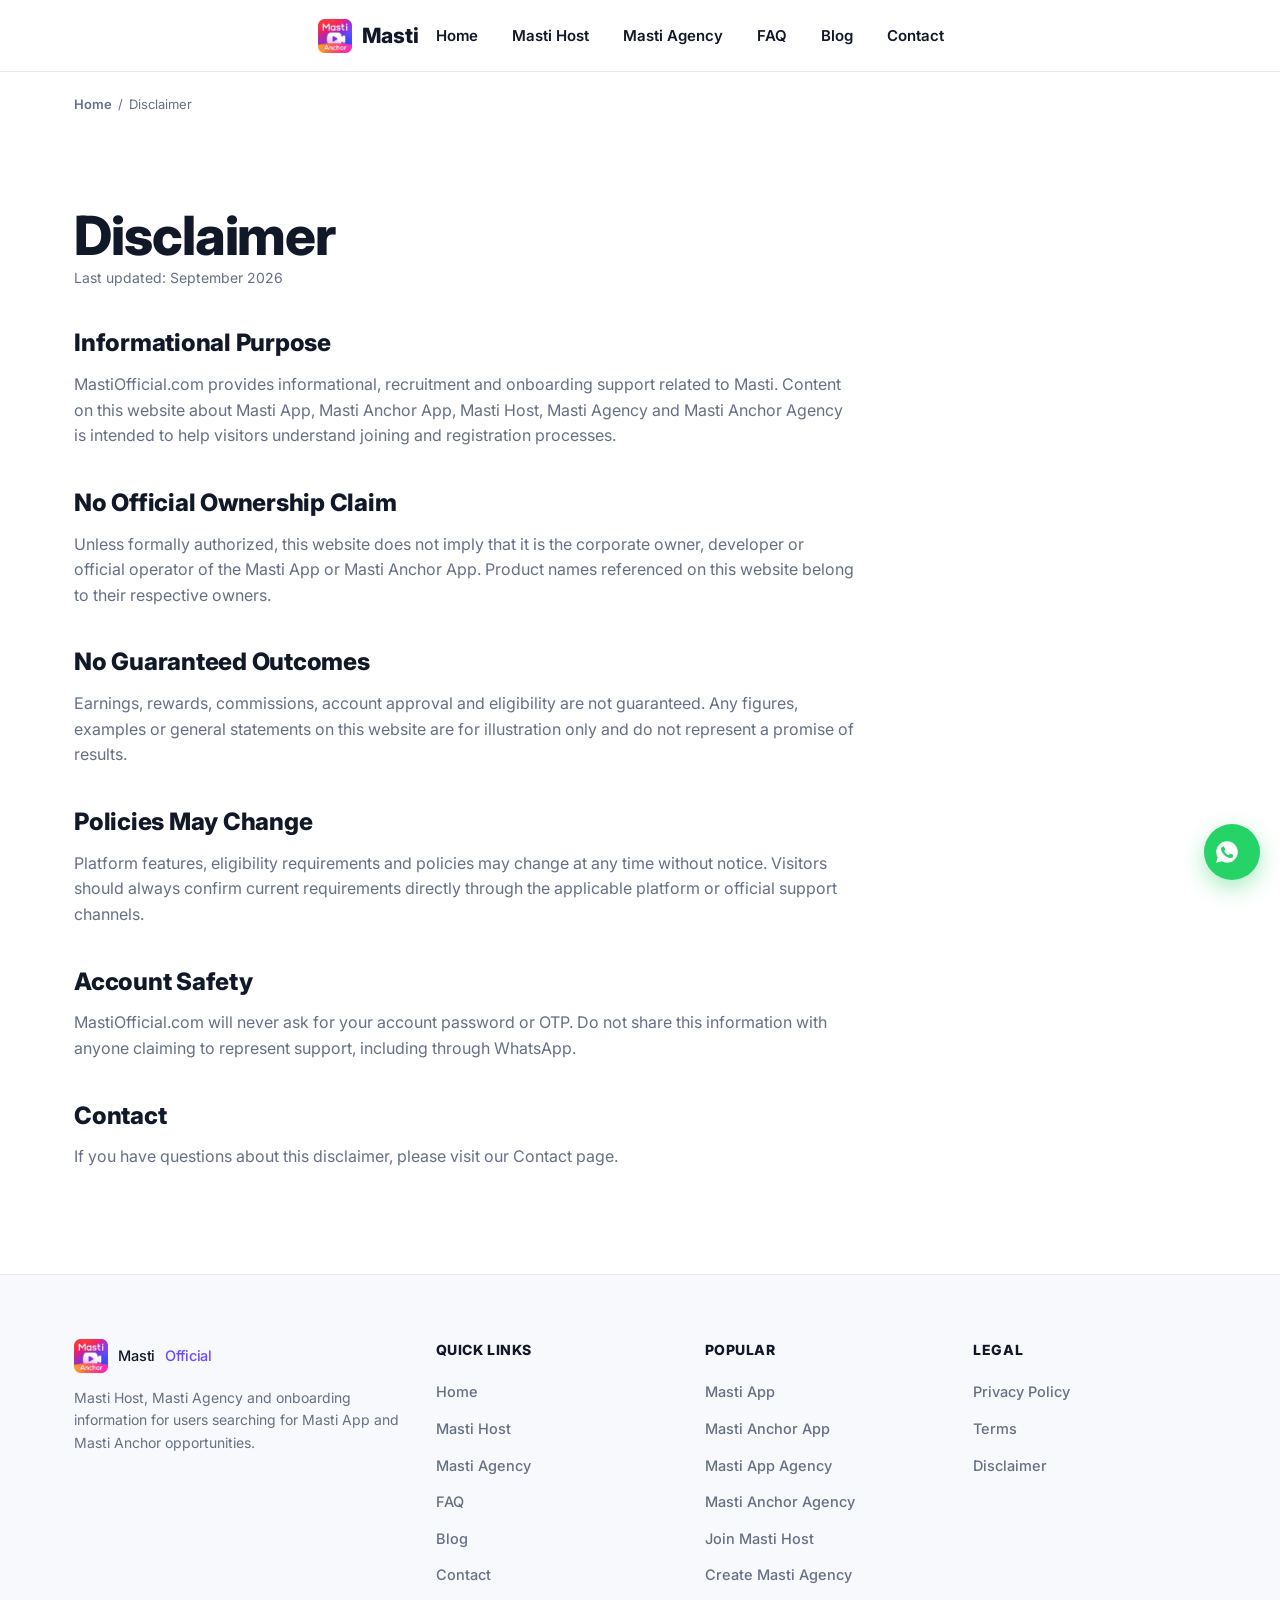
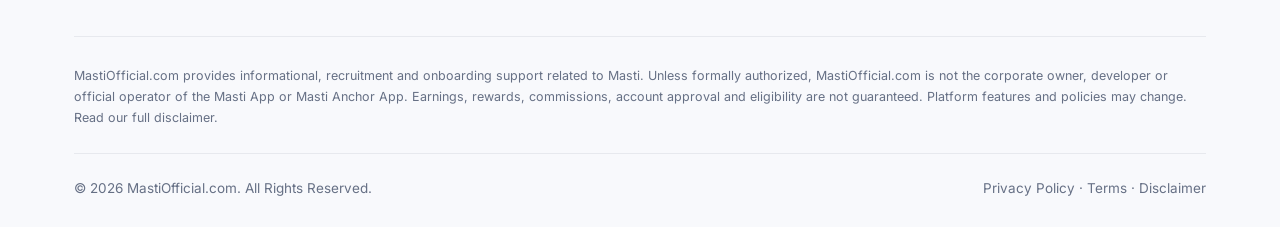
<file: disclaimer/index.html>
<!DOCTYPE html>
<html lang="en">
<head>
<meta charset="UTF-8">
<meta name="viewport" content="width=device-width, initial-scale=1.0">
<title>Disclaimer | MastiOfficial</title>
<meta name="description" content="MastiOfficial.com disclaimer regarding Masti App, Masti Anchor App, Masti Host and Masti Agency informational content.">
<link rel="canonical" href="https://mastiofficial.com/disclaimer/">
<meta name="robots" content="index, follow">

<meta property="og:title" content="Disclaimer | MastiOfficial">
<meta property="og:description" content="MastiOfficial.com disclaimer regarding Masti App, Masti Anchor App, Masti Host and Masti Agency informational content.">
<meta property="og:url" content="https://mastiofficial.com/disclaimer/">
<meta property="og:type" content="website">
<meta property="og:site_name" content="MastiOfficial">

<meta name="twitter:card" content="summary">
<meta name="twitter:title" content="Disclaimer | MastiOfficial">
<meta name="twitter:description" content="MastiOfficial.com disclaimer.">

<link rel="preconnect" href="https://fonts.googleapis.com">
<link rel="preconnect" href="https://fonts.gstatic.com" crossorigin>
<link href="https://fonts.googleapis.com/css2?family=Inter:wght@400;500;600;700;800&display=swap" rel="stylesheet">
<link rel="stylesheet" href="/assets/css/style.css">
<link rel="icon" type="image/jpeg" href="/assets/images/logo.jpg">
<link rel="apple-touch-icon" href="/assets/images/logo.jpg">

<script type="application/ld+json">
{
  "@context": "https://schema.org",
  "@type": "BreadcrumbList",
  "itemListElement": [
    {"@type":"ListItem","position":1,"name":"Home","item":"https://mastiofficial.com/"},
    {"@type":"ListItem","position":2,"name":"Disclaimer","item":"https://mastiofficial.com/disclaimer/"}
  ]
}
</script>
</head>
<body>
<a href="#main" class="skip-link">Skip to content</a>

<header class="site-header">
  <div class="container header-inner">
    <a href="/" class="logo" aria-label="MastiOfficial Home">
      <img src="/assets/images/logo.jpg" alt="MastiOfficial logo" width="34" height="34">
      <span class="logo-dark">Masti</span>
    </a>
    <nav class="main-nav" aria-label="Primary">
      <ul>
        <li><a href="/">Home</a></li>
        <li><a href="/masti-host/">Masti Host</a></li>
        <li><a href="/masti-agency/">Masti Agency</a></li>
        <li><a href="/faq/">FAQ</a></li>
        <li><a href="/blog/">Blog</a></li>
        <li><a href="/contact/">Contact</a></li>
      </ul>
    </nav>
    <div class="header-right">
      <button class="hamburger" aria-label="Open menu" aria-expanded="false" aria-controls="mobileMenu">
        <svg class="icon-menu" viewBox="0 0 24 24" fill="none" stroke="currentColor" stroke-width="2" stroke-linecap="round" aria-hidden="true"><line x1="3" y1="6" x2="21" y2="6"/><line x1="3" y1="12" x2="21" y2="12"/><line x1="3" y1="18" x2="21" y2="18"/></svg>
        <svg class="icon-close" viewBox="0 0 24 24" fill="none" stroke="currentColor" stroke-width="2" stroke-linecap="round" aria-hidden="true"><line x1="6" y1="6" x2="18" y2="18"/><line x1="18" y1="6" x2="6" y2="18"/></svg>
      </button>
    </div>
  </div>
</header>

<div class="mobile-menu" id="mobileMenu">
  <nav aria-label="Mobile">
    <ul>
      <li><a href="/">Home</a></li>
      <li><a href="/masti-host/">Masti Host</a></li>
      <li><a href="/masti-agency/">Masti Agency</a></li>
      <li><a href="/faq/">FAQ</a></li>
      <li><a href="/blog/">Blog</a></li>
      <li><a href="/contact/">Contact</a></li>
    </ul>
    <a href="#" data-action="whatsapp" class="btn btn-whatsapp btn-block">WhatsApp Support</a>
  </nav>
</div>

<main id="main">

<div class="container breadcrumb">
  <a href="/">Home</a><span aria-hidden="true">/</span><span>Disclaimer</span>
</div>

<section>
  <div class="container">
    <div class="legal-content">
      <h1>Disclaimer</h1>
      <p class="legal-updated">Last updated: September 2026</p>

      <h2>Informational Purpose</h2>
      <p>MastiOfficial.com provides informational, recruitment and onboarding support related to Masti. Content on this website about Masti App, Masti Anchor App, Masti Host, Masti Agency and Masti Anchor Agency is intended to help visitors understand joining and registration processes.</p>

      <h2>No Official Ownership Claim</h2>
      <p>Unless formally authorized, this website does not imply that it is the corporate owner, developer or official operator of the Masti App or Masti Anchor App. Product names referenced on this website belong to their respective owners.</p>

      <h2>No Guaranteed Outcomes</h2>
      <p>Earnings, rewards, commissions, account approval and eligibility are not guaranteed. Any figures, examples or general statements on this website are for illustration only and do not represent a promise of results.</p>

      <h2>Policies May Change</h2>
      <p>Platform features, eligibility requirements and policies may change at any time without notice. Visitors should always confirm current requirements directly through the applicable platform or official support channels.</p>

      <h2>Account Safety</h2>
      <p>MastiOfficial.com will never ask for your account password or OTP. Do not share this information with anyone claiming to represent support, including through WhatsApp.</p>

      <h2>Contact</h2>
      <p>If you have questions about this disclaimer, please visit our <a href="/contact/">Contact page</a>.</p>
    </div>
  </div>
</section>

</main>

<footer class="site-footer">
  <div class="container">
    <div class="footer-grid">
      <div class="footer-col">
        <a href="/" class="logo"><img src="/assets/images/logo.jpg" alt="MastiOfficial logo" width="34" height="34"><span class="logo-dark">Masti</span><span class="logo-accent">Official</span></a>
        <p>Masti Host, Masti Agency and onboarding information for users searching for Masti App and Masti Anchor opportunities.</p>
      </div>
      <div class="footer-col">
        <h4>Quick Links</h4>
        <ul>
          <li><a href="/">Home</a></li>
          <li><a href="/masti-host/">Masti Host</a></li>
          <li><a href="/masti-agency/">Masti Agency</a></li>
          <li><a href="/faq/">FAQ</a></li>
          <li><a href="/blog/">Blog</a></li>
          <li><a href="/contact/">Contact</a></li>
        </ul>
      </div>
      <div class="footer-col">
        <h4>Popular</h4>
        <ul>
          <li><a href="/#about-masti">Masti App</a></li>
          <li><a href="/#masti-anchor">Masti Anchor App</a></li>
          <li><a href="/masti-agency/">Masti App Agency</a></li>
          <li><a href="/masti-agency/#masti-anchor-agency">Masti Anchor Agency</a></li>
          <li><a href="/masti-host/">Join Masti Host</a></li>
          <li><a href="/masti-agency/">Create Masti Agency</a></li>
        </ul>
      </div>
      <div class="footer-col">
        <h4>Legal</h4>
        <ul>
          <li><a href="/privacy-policy/">Privacy Policy</a></li>
          <li><a href="/terms/">Terms</a></li>
          <li><a href="/disclaimer/">Disclaimer</a></li>
        </ul>
      </div>
    </div>
    <div class="footer-disclaimer">
      MastiOfficial.com provides informational, recruitment and onboarding support related to Masti. Unless formally authorized, MastiOfficial.com is not the corporate owner, developer or official operator of the Masti App or Masti Anchor App. Earnings, rewards, commissions, account approval and eligibility are not guaranteed. Platform features and policies may change. Read our <a href="/disclaimer/">full disclaimer</a>.
    </div>
    <div class="footer-bottom">
      <span>&copy; 2026 MastiOfficial.com. All Rights Reserved.</span>
      <span><a href="/privacy-policy/">Privacy Policy</a> &middot; <a href="/terms/">Terms</a> &middot; <a href="/disclaimer/">Disclaimer</a></span>
    </div>
  </div>
</footer>

<a href="#" data-action="whatsapp" class="whatsapp-float" aria-label="Chat on WhatsApp">
  <svg viewBox="0 0 24 24" fill="currentColor" aria-hidden="true"><path d="M12.04 2C6.58 2 2.13 6.45 2.13 11.91c0 1.75.46 3.45 1.32 4.95L2 22l5.25-1.38a9.9 9.9 0 0 0 4.79 1.22h.01c5.46 0 9.91-4.45 9.91-9.91C21.96 6.45 17.5 2 12.04 2zm5.8 14.11c-.24.68-1.4 1.3-1.93 1.38-.5.08-1.12.11-1.8-.11-.41-.13-.94-.3-1.62-.6-2.85-1.23-4.71-4.1-4.85-4.29-.14-.19-1.16-1.54-1.16-2.94 0-1.4.73-2.08 1-2.37.26-.28.57-.35.76-.35s.38 0 .55.01c.18.01.41-.07.64.49.24.58.81 2 .88 2.15.07.15.12.32.02.51-.09.19-.14.31-.28.48-.14.17-.29.37-.42.5-.14.14-.28.29-.12.57.16.28.71 1.17 1.53 1.9 1.05.94 1.94 1.23 2.22 1.37.28.14.44.12.6-.07.16-.19.68-.79.86-1.06.18-.28.36-.23.6-.14.24.09 1.53.72 1.79.85.26.13.43.19.5.3.07.11.07.62-.17 1.3z"/></svg>
  <span>Chat on WhatsApp</span>
</a>

<script src="/assets/js/main.js"></script>
</body>
</html>
</file>
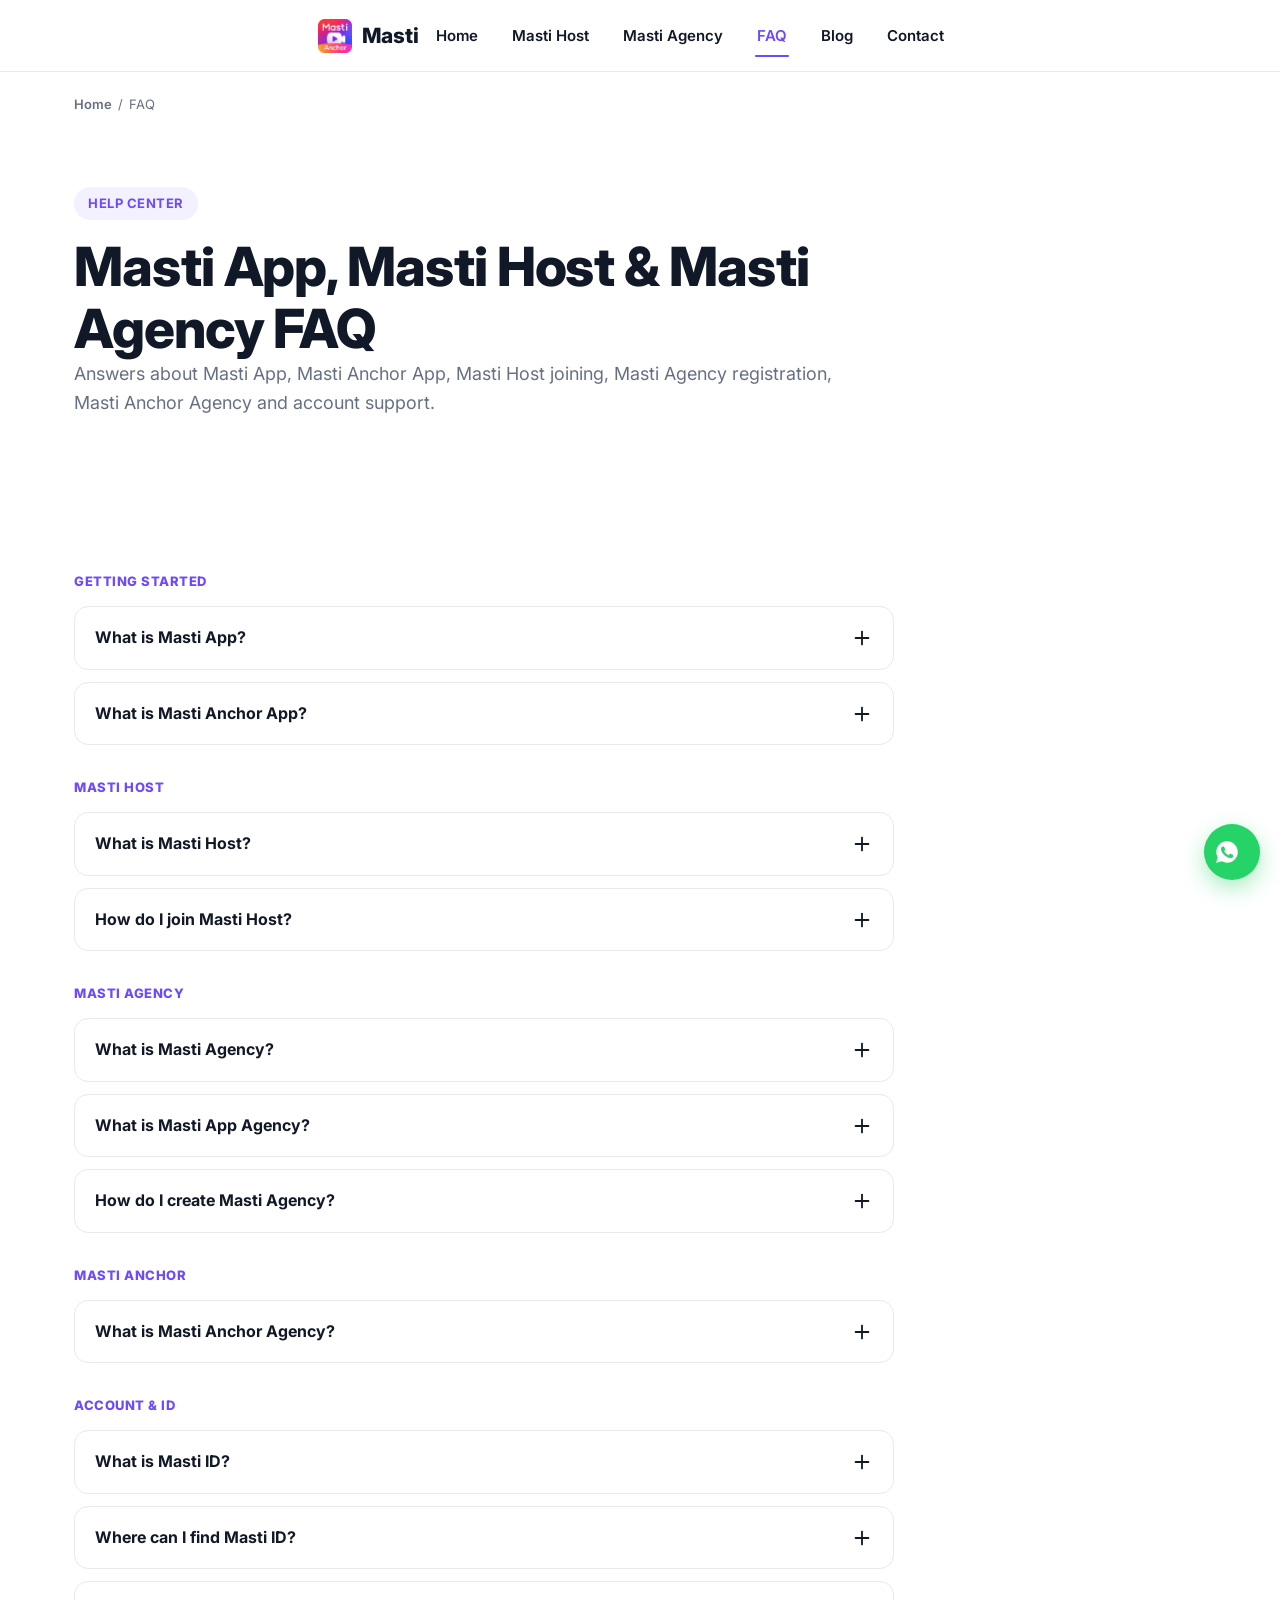
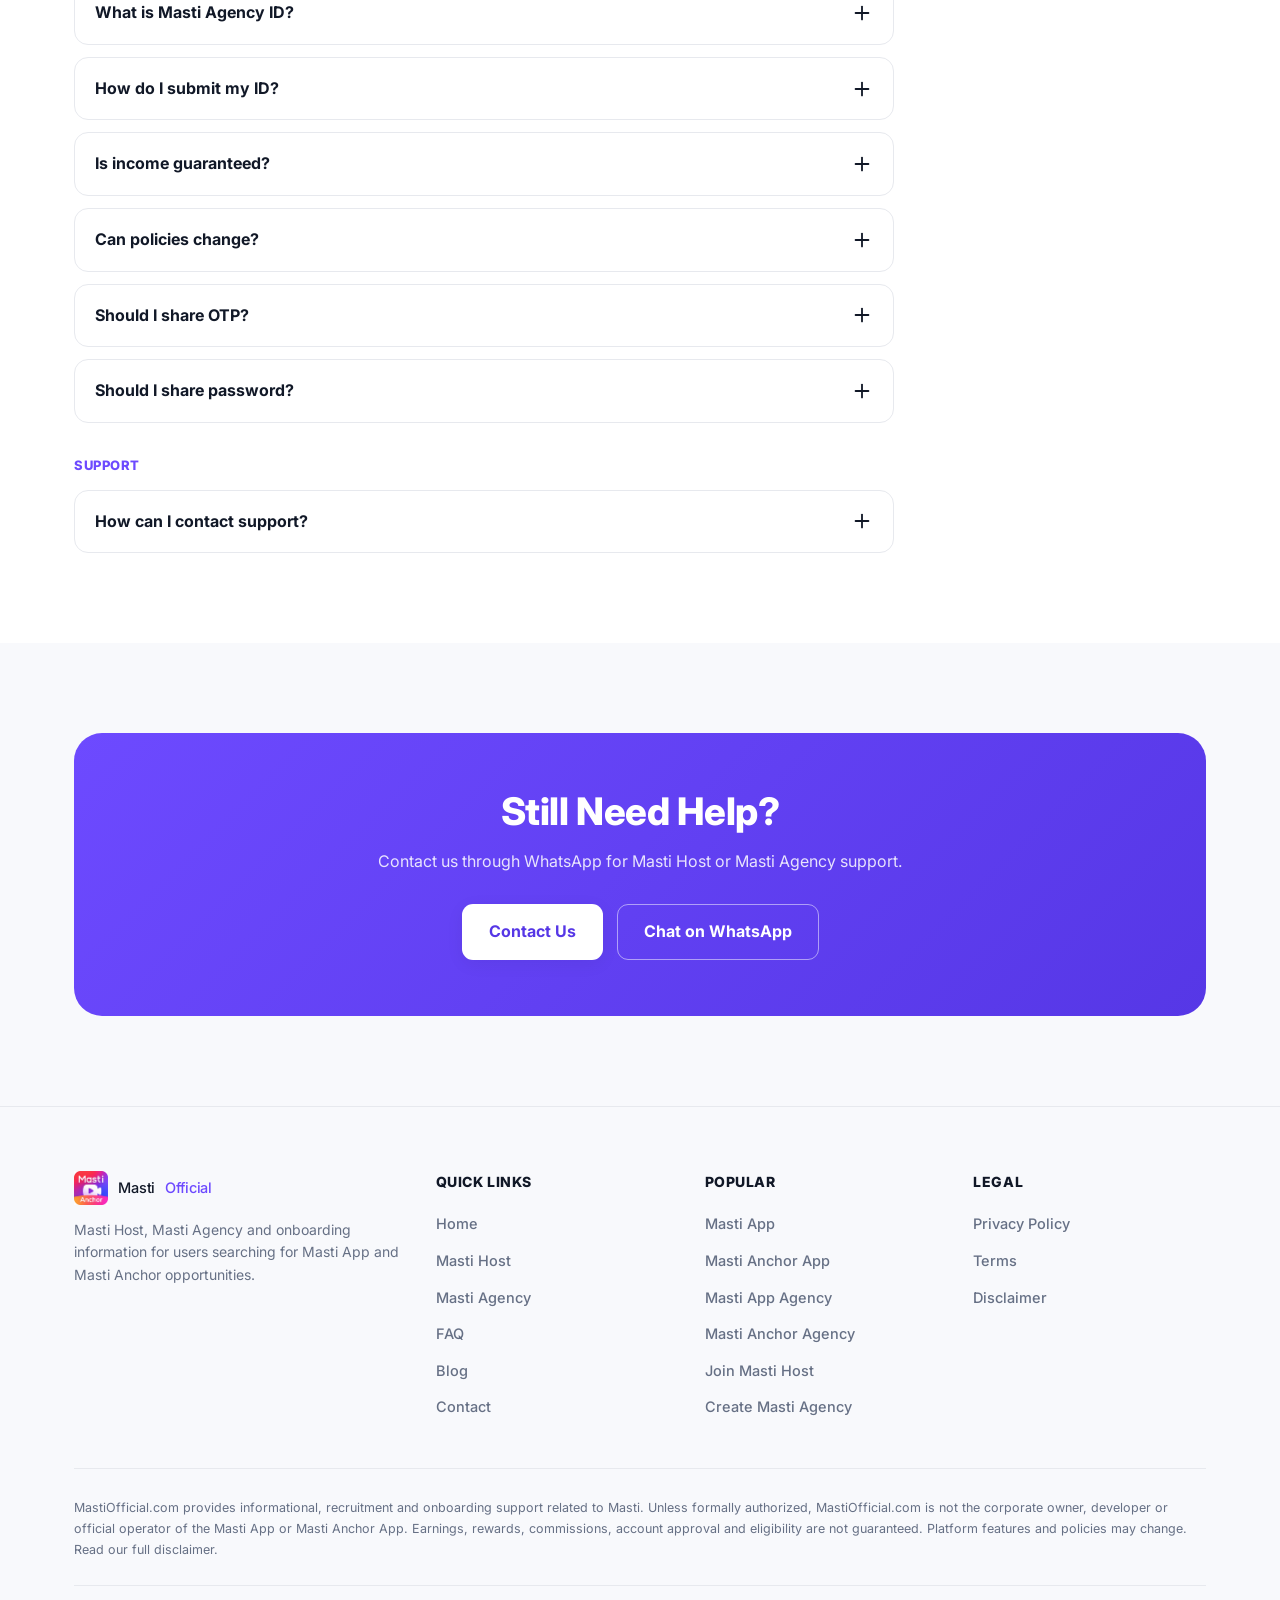
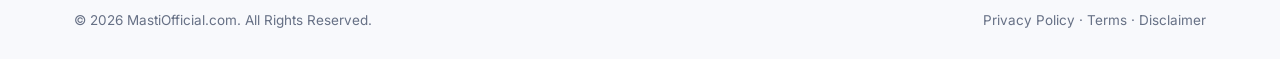
<file: faq/index.html>
<!DOCTYPE html>
<html lang="en">
<head>
<meta charset="UTF-8">
<meta name="viewport" content="width=device-width, initial-scale=1.0">
<title>Masti App FAQ | Masti Agency, Masti Anchor Agency & Host</title>
<meta name="description" content="Frequently asked questions about Masti App, Masti Host, Masti Agency, Masti Anchor Agency, Masti ID and WhatsApp support.">
<link rel="canonical" href="https://mastiofficial.com/faq/">
<meta name="robots" content="index, follow">

<meta property="og:title" content="Masti App FAQ | Masti Agency, Masti Anchor Agency & Host">
<meta property="og:description" content="Frequently asked questions about Masti App, Masti Host, Masti Agency, Masti Anchor Agency, Masti ID and WhatsApp support.">
<meta property="og:url" content="https://mastiofficial.com/faq/">
<meta property="og:type" content="website">
<meta property="og:site_name" content="MastiOfficial">

<meta name="twitter:card" content="summary_large_image">
<meta name="twitter:title" content="Masti App FAQ | Masti Agency, Masti Anchor Agency & Host">
<meta name="twitter:description" content="Answers about Masti App, Masti Host, Masti Agency and Masti Anchor Agency.">

<link rel="preconnect" href="https://fonts.googleapis.com">
<link rel="preconnect" href="https://fonts.gstatic.com" crossorigin>
<link href="https://fonts.googleapis.com/css2?family=Inter:wght@400;500;600;700;800&display=swap" rel="stylesheet">
<link rel="stylesheet" href="/assets/css/style.css">
<link rel="icon" type="image/jpeg" href="/assets/images/logo.jpg">
<link rel="apple-touch-icon" href="/assets/images/logo.jpg">

<script type="application/ld+json">
{
  "@context": "https://schema.org",
  "@type": "BreadcrumbList",
  "itemListElement": [
    {"@type":"ListItem","position":1,"name":"Home","item":"https://mastiofficial.com/"},
    {"@type":"ListItem","position":2,"name":"FAQ","item":"https://mastiofficial.com/faq/"}
  ]
}
</script>
<script type="application/ld+json">
{
  "@context": "https://schema.org",
  "@type": "FAQPage",
  "mainEntity": [
    {"@type":"Question","name":"What is Masti App?","acceptedAnswer":{"@type":"Answer","text":"The Masti App is a social interaction platform where eligible users can participate in supported interactive features according to current platform policies."}},
    {"@type":"Question","name":"What is Masti Anchor App?","acceptedAnswer":{"@type":"Answer","text":"Masti Anchor App is a term used by visitors searching for host and agency joining information related to the Masti platform."}},
    {"@type":"Question","name":"What is Masti Host?","acceptedAnswer":{"@type":"Answer","text":"A Masti Host is an individual user who joins the Masti App personally and participates in supported interactive features."}},
    {"@type":"Question","name":"What is Masti Agency?","acceptedAnswer":{"@type":"Answer","text":"A Masti Agency is an account created to recruit eligible hosts and manage a host network on the platform."}},
    {"@type":"Question","name":"What is Masti Anchor Agency?","acceptedAnswer":{"@type":"Answer","text":"Masti Anchor Agency is a term used by visitors searching for agency joining and host recruitment guidance, covered on our Masti Agency page."}},
    {"@type":"Question","name":"What is Masti App Agency?","acceptedAnswer":{"@type":"Answer","text":"Masti App Agency refers to the same agency joining process described on our Masti Agency page."}},
    {"@type":"Question","name":"How do I join Masti Host?","acceptedAnswer":{"@type":"Answer","text":"Open the Masti App, create your account, complete your profile, find your Masti ID and submit it on WhatsApp for onboarding support."}},
    {"@type":"Question","name":"How do I create Masti Agency?","acceptedAnswer":{"@type":"Answer","text":"Open agency registration, enter the required details, submit your registration and send your Agency ID on WhatsApp."}},
    {"@type":"Question","name":"What is Masti ID?","acceptedAnswer":{"@type":"Answer","text":"Masti ID is the unique identifier assigned to a Masti Host account, used for onboarding and support purposes."}},
    {"@type":"Question","name":"Where can I find Masti ID?","acceptedAnswer":{"@type":"Answer","text":"Your Masti ID is generally available in your account or profile section after registration."}},
    {"@type":"Question","name":"What is Masti Agency ID?","acceptedAnswer":{"@type":"Answer","text":"Masti Agency ID is the unique identifier assigned to a Masti Agency account after registration."}},
    {"@type":"Question","name":"How do I submit my ID?","acceptedAnswer":{"@type":"Answer","text":"You can submit your Masti ID or Agency ID through WhatsApp support for onboarding assistance."}},
    {"@type":"Question","name":"Is income guaranteed?","acceptedAnswer":{"@type":"Answer","text":"No. Earnings, rewards and commissions are not guaranteed and depend on eligibility, activity and current platform policies."}},
    {"@type":"Question","name":"Can policies change?","acceptedAnswer":{"@type":"Answer","text":"Yes. Platform features and policies may change at any time."}},
    {"@type":"Question","name":"Should I share OTP?","acceptedAnswer":{"@type":"Answer","text":"No. Never share your OTP with anyone, including anyone claiming to be support staff."}},
    {"@type":"Question","name":"Should I share password?","acceptedAnswer":{"@type":"Answer","text":"No. Never share your account password with anyone."}},
    {"@type":"Question","name":"How can I contact support?","acceptedAnswer":{"@type":"Answer","text":"You can contact support through WhatsApp using the button on this website."}}
  ]
}
</script>
</head>
<body>
<a href="#main" class="skip-link">Skip to content</a>

<header class="site-header">
  <div class="container header-inner">
    <a href="/" class="logo" aria-label="MastiOfficial Home">
      <img src="/assets/images/logo.jpg" alt="MastiOfficial logo" width="34" height="34">
      <span class="logo-dark">Masti</span>
    </a>
    <nav class="main-nav" aria-label="Primary">
      <ul>
        <li><a href="/">Home</a></li>
        <li><a href="/masti-host/">Masti Host</a></li>
        <li><a href="/masti-agency/">Masti Agency</a></li>
        <li><a href="/faq/" class="active">FAQ</a></li>
        <li><a href="/blog/">Blog</a></li>
        <li><a href="/contact/">Contact</a></li>
      </ul>
    </nav>
    <div class="header-right">
      <button class="hamburger" aria-label="Open menu" aria-expanded="false" aria-controls="mobileMenu">
        <svg class="icon-menu" viewBox="0 0 24 24" fill="none" stroke="currentColor" stroke-width="2" stroke-linecap="round" aria-hidden="true"><line x1="3" y1="6" x2="21" y2="6"/><line x1="3" y1="12" x2="21" y2="12"/><line x1="3" y1="18" x2="21" y2="18"/></svg>
        <svg class="icon-close" viewBox="0 0 24 24" fill="none" stroke="currentColor" stroke-width="2" stroke-linecap="round" aria-hidden="true"><line x1="6" y1="6" x2="18" y2="18"/><line x1="18" y1="6" x2="6" y2="18"/></svg>
      </button>
    </div>
  </div>
</header>

<div class="mobile-menu" id="mobileMenu">
  <nav aria-label="Mobile">
    <ul>
      <li><a href="/">Home</a></li>
      <li><a href="/masti-host/">Masti Host</a></li>
      <li><a href="/masti-agency/">Masti Agency</a></li>
      <li><a href="/faq/">FAQ</a></li>
      <li><a href="/blog/">Blog</a></li>
      <li><a href="/contact/">Contact</a></li>
    </ul>
    <a href="#" data-action="whatsapp" class="btn btn-whatsapp btn-block">WhatsApp Support</a>
  </nav>
</div>

<main id="main">

<div class="container breadcrumb">
  <a href="/">Home</a><span aria-hidden="true">/</span><span>FAQ</span>
</div>

<section class="hero" style="padding-bottom:20px;">
  <div class="container">
    <div class="section-head" style="max-width:760px;">
      <span class="eyebrow">Help Center</span>
      <h1>Masti App, Masti Host & Masti Agency FAQ</h1>
      <p class="lead">Answers about Masti App, Masti Anchor App, Masti Host joining, Masti Agency registration, Masti Anchor Agency and account support.</p>
    </div>
  </div>
</section>

<section class="fade-in-up">
  <div class="container">
    <div style="max-width:820px;">

      <p class="faq-category-label">Getting Started</p>
      <div class="faq-list">
        <div class="faq-item">
          <button class="faq-question" aria-expanded="false" aria-controls="f1">What is Masti App?<span class="faq-icon"><svg viewBox="0 0 24 24" fill="none" stroke="currentColor" stroke-width="2" stroke-linecap="round" aria-hidden="true"><line x1="12" y1="5" x2="12" y2="19"/><line x1="5" y1="12" x2="19" y2="12"/></svg></span></button>
          <div class="faq-answer" id="f1"><div class="faq-answer-inner"><p>The Masti App is a social interaction platform where eligible users can participate in supported interactive features according to current platform policies.</p></div></div>
        </div>
        <div class="faq-item">
          <button class="faq-question" aria-expanded="false" aria-controls="f2">What is Masti Anchor App?<span class="faq-icon"><svg viewBox="0 0 24 24" fill="none" stroke="currentColor" stroke-width="2" stroke-linecap="round" aria-hidden="true"><line x1="12" y1="5" x2="12" y2="19"/><line x1="5" y1="12" x2="19" y2="12"/></svg></span></button>
          <div class="faq-answer" id="f2"><div class="faq-answer-inner"><p>Masti Anchor App is a term used by visitors searching for host and agency joining information related to the Masti platform.</p></div></div>
        </div>
      </div>

      <p class="faq-category-label">Masti Host</p>
      <div class="faq-list">
        <div class="faq-item">
          <button class="faq-question" aria-expanded="false" aria-controls="f3">What is Masti Host?<span class="faq-icon"><svg viewBox="0 0 24 24" fill="none" stroke="currentColor" stroke-width="2" stroke-linecap="round" aria-hidden="true"><line x1="12" y1="5" x2="12" y2="19"/><line x1="5" y1="12" x2="19" y2="12"/></svg></span></button>
          <div class="faq-answer" id="f3"><div class="faq-answer-inner"><p>A Masti Host is an individual user who joins the Masti App personally and participates in supported interactive features.</p></div></div>
        </div>
        <div class="faq-item">
          <button class="faq-question" aria-expanded="false" aria-controls="f7">How do I join Masti Host?<span class="faq-icon"><svg viewBox="0 0 24 24" fill="none" stroke="currentColor" stroke-width="2" stroke-linecap="round" aria-hidden="true"><line x1="12" y1="5" x2="12" y2="19"/><line x1="5" y1="12" x2="19" y2="12"/></svg></span></button>
          <div class="faq-answer" id="f7"><div class="faq-answer-inner"><p>Open the Masti App, create your account, complete your profile, find your Masti ID and submit it on WhatsApp for onboarding support. See our <a href="/masti-host/">Masti Host page</a>.</p></div></div>
        </div>
      </div>

      <p class="faq-category-label">Masti Agency</p>
      <div class="faq-list">
        <div class="faq-item">
          <button class="faq-question" aria-expanded="false" aria-controls="f4">What is Masti Agency?<span class="faq-icon"><svg viewBox="0 0 24 24" fill="none" stroke="currentColor" stroke-width="2" stroke-linecap="round" aria-hidden="true"><line x1="12" y1="5" x2="12" y2="19"/><line x1="5" y1="12" x2="19" y2="12"/></svg></span></button>
          <div class="faq-answer" id="f4"><div class="faq-answer-inner"><p>A Masti Agency is an account created to recruit eligible hosts and manage a host network on the platform.</p></div></div>
        </div>
        <div class="faq-item">
          <button class="faq-question" aria-expanded="false" aria-controls="f6">What is Masti App Agency?<span class="faq-icon"><svg viewBox="0 0 24 24" fill="none" stroke="currentColor" stroke-width="2" stroke-linecap="round" aria-hidden="true"><line x1="12" y1="5" x2="12" y2="19"/><line x1="5" y1="12" x2="19" y2="12"/></svg></span></button>
          <div class="faq-answer" id="f6"><div class="faq-answer-inner"><p>Masti App Agency refers to the same agency joining process described on our <a href="/masti-agency/">Masti Agency page</a>.</p></div></div>
        </div>
        <div class="faq-item">
          <button class="faq-question" aria-expanded="false" aria-controls="f8">How do I create Masti Agency?<span class="faq-icon"><svg viewBox="0 0 24 24" fill="none" stroke="currentColor" stroke-width="2" stroke-linecap="round" aria-hidden="true"><line x1="12" y1="5" x2="12" y2="19"/><line x1="5" y1="12" x2="19" y2="12"/></svg></span></button>
          <div class="faq-answer" id="f8"><div class="faq-answer-inner"><p>Open agency registration, enter the required details, submit your registration and send your Agency ID on WhatsApp.</p></div></div>
        </div>
      </div>

      <p class="faq-category-label">Masti Anchor</p>
      <div class="faq-list">
        <div class="faq-item">
          <button class="faq-question" aria-expanded="false" aria-controls="f5">What is Masti Anchor Agency?<span class="faq-icon"><svg viewBox="0 0 24 24" fill="none" stroke="currentColor" stroke-width="2" stroke-linecap="round" aria-hidden="true"><line x1="12" y1="5" x2="12" y2="19"/><line x1="5" y1="12" x2="19" y2="12"/></svg></span></button>
          <div class="faq-answer" id="f5"><div class="faq-answer-inner"><p>Masti Anchor Agency is a term used by visitors searching for agency joining and host recruitment guidance, covered on our Masti Agency page.</p></div></div>
        </div>
      </div>

      <p class="faq-category-label">Account & ID</p>
      <div class="faq-list">
        <div class="faq-item">
          <button class="faq-question" aria-expanded="false" aria-controls="f9">What is Masti ID?<span class="faq-icon"><svg viewBox="0 0 24 24" fill="none" stroke="currentColor" stroke-width="2" stroke-linecap="round" aria-hidden="true"><line x1="12" y1="5" x2="12" y2="19"/><line x1="5" y1="12" x2="19" y2="12"/></svg></span></button>
          <div class="faq-answer" id="f9"><div class="faq-answer-inner"><p>Masti ID is the unique identifier assigned to a Masti Host account, used for onboarding and support purposes.</p></div></div>
        </div>
        <div class="faq-item">
          <button class="faq-question" aria-expanded="false" aria-controls="f10">Where can I find Masti ID?<span class="faq-icon"><svg viewBox="0 0 24 24" fill="none" stroke="currentColor" stroke-width="2" stroke-linecap="round" aria-hidden="true"><line x1="12" y1="5" x2="12" y2="19"/><line x1="5" y1="12" x2="19" y2="12"/></svg></span></button>
          <div class="faq-answer" id="f10"><div class="faq-answer-inner"><p>Your Masti ID is generally available in your account or profile section after registration.</p></div></div>
        </div>
        <div class="faq-item">
          <button class="faq-question" aria-expanded="false" aria-controls="f11">What is Masti Agency ID?<span class="faq-icon"><svg viewBox="0 0 24 24" fill="none" stroke="currentColor" stroke-width="2" stroke-linecap="round" aria-hidden="true"><line x1="12" y1="5" x2="12" y2="19"/><line x1="5" y1="12" x2="19" y2="12"/></svg></span></button>
          <div class="faq-answer" id="f11"><div class="faq-answer-inner"><p>Masti Agency ID is the unique identifier assigned to a Masti Agency account after registration.</p></div></div>
        </div>
        <div class="faq-item">
          <button class="faq-question" aria-expanded="false" aria-controls="f12">How do I submit my ID?<span class="faq-icon"><svg viewBox="0 0 24 24" fill="none" stroke="currentColor" stroke-width="2" stroke-linecap="round" aria-hidden="true"><line x1="12" y1="5" x2="12" y2="19"/><line x1="5" y1="12" x2="19" y2="12"/></svg></span></button>
          <div class="faq-answer" id="f12"><div class="faq-answer-inner"><p>You can submit your Masti ID or Agency ID through WhatsApp support for onboarding assistance.</p></div></div>
        </div>
        <div class="faq-item">
          <button class="faq-question" aria-expanded="false" aria-controls="f13">Is income guaranteed?<span class="faq-icon"><svg viewBox="0 0 24 24" fill="none" stroke="currentColor" stroke-width="2" stroke-linecap="round" aria-hidden="true"><line x1="12" y1="5" x2="12" y2="19"/><line x1="5" y1="12" x2="19" y2="12"/></svg></span></button>
          <div class="faq-answer" id="f13"><div class="faq-answer-inner"><p>No. Earnings, rewards and commissions are not guaranteed and depend on eligibility, activity and current platform policies.</p></div></div>
        </div>
        <div class="faq-item">
          <button class="faq-question" aria-expanded="false" aria-controls="f14">Can policies change?<span class="faq-icon"><svg viewBox="0 0 24 24" fill="none" stroke="currentColor" stroke-width="2" stroke-linecap="round" aria-hidden="true"><line x1="12" y1="5" x2="12" y2="19"/><line x1="5" y1="12" x2="19" y2="12"/></svg></span></button>
          <div class="faq-answer" id="f14"><div class="faq-answer-inner"><p>Yes. Platform features and policies may change at any time.</p></div></div>
        </div>
        <div class="faq-item">
          <button class="faq-question" aria-expanded="false" aria-controls="f15">Should I share OTP?<span class="faq-icon"><svg viewBox="0 0 24 24" fill="none" stroke="currentColor" stroke-width="2" stroke-linecap="round" aria-hidden="true"><line x1="12" y1="5" x2="12" y2="19"/><line x1="5" y1="12" x2="19" y2="12"/></svg></span></button>
          <div class="faq-answer" id="f15"><div class="faq-answer-inner"><p>No. Never share your OTP with anyone, including anyone claiming to be support staff.</p></div></div>
        </div>
        <div class="faq-item">
          <button class="faq-question" aria-expanded="false" aria-controls="f16">Should I share password?<span class="faq-icon"><svg viewBox="0 0 24 24" fill="none" stroke="currentColor" stroke-width="2" stroke-linecap="round" aria-hidden="true"><line x1="12" y1="5" x2="12" y2="19"/><line x1="5" y1="12" x2="19" y2="12"/></svg></span></button>
          <div class="faq-answer" id="f16"><div class="faq-answer-inner"><p>No. Never share your account password with anyone.</p></div></div>
        </div>
      </div>

      <p class="faq-category-label">Support</p>
      <div class="faq-list">
        <div class="faq-item">
          <button class="faq-question" aria-expanded="false" aria-controls="f17">How can I contact support?<span class="faq-icon"><svg viewBox="0 0 24 24" fill="none" stroke="currentColor" stroke-width="2" stroke-linecap="round" aria-hidden="true"><line x1="12" y1="5" x2="12" y2="19"/><line x1="5" y1="12" x2="19" y2="12"/></svg></span></button>
          <div class="faq-answer" id="f17"><div class="faq-answer-inner"><p>You can contact support through WhatsApp using the button on this website, or visit our <a href="/contact/">Contact page</a>.</p></div></div>
        </div>
      </div>

    </div>
  </div>
</section>

<section class="section-soft fade-in-up">
  <div class="container">
    <div class="final-cta">
      <h2>Still Need Help?</h2>
      <p>Contact us through WhatsApp for Masti Host or Masti Agency support.</p>
      <div class="btn-row">
        <a href="/contact/" class="btn btn-primary">Contact Us</a>
        <a href="#" data-action="whatsapp" class="btn btn-outline">Chat on WhatsApp</a>
      </div>
    </div>
  </div>
</section>

</main>

<footer class="site-footer">
  <div class="container">
    <div class="footer-grid">
      <div class="footer-col">
        <a href="/" class="logo"><img src="/assets/images/logo.jpg" alt="MastiOfficial logo" width="34" height="34"><span class="logo-dark">Masti</span><span class="logo-accent">Official</span></a>
        <p>Masti Host, Masti Agency and onboarding information for users searching for Masti App and Masti Anchor opportunities.</p>
      </div>
      <div class="footer-col">
        <h4>Quick Links</h4>
        <ul>
          <li><a href="/">Home</a></li>
          <li><a href="/masti-host/">Masti Host</a></li>
          <li><a href="/masti-agency/">Masti Agency</a></li>
          <li><a href="/faq/">FAQ</a></li>
          <li><a href="/blog/">Blog</a></li>
          <li><a href="/contact/">Contact</a></li>
        </ul>
      </div>
      <div class="footer-col">
        <h4>Popular</h4>
        <ul>
          <li><a href="/#about-masti">Masti App</a></li>
          <li><a href="/#masti-anchor">Masti Anchor App</a></li>
          <li><a href="/masti-agency/">Masti App Agency</a></li>
          <li><a href="/masti-agency/#masti-anchor-agency">Masti Anchor Agency</a></li>
          <li><a href="/masti-host/">Join Masti Host</a></li>
          <li><a href="/masti-agency/">Create Masti Agency</a></li>
        </ul>
      </div>
      <div class="footer-col">
        <h4>Legal</h4>
        <ul>
          <li><a href="/privacy-policy/">Privacy Policy</a></li>
          <li><a href="/terms/">Terms</a></li>
          <li><a href="/disclaimer/">Disclaimer</a></li>
        </ul>
      </div>
    </div>
    <div class="footer-disclaimer">
      MastiOfficial.com provides informational, recruitment and onboarding support related to Masti. Unless formally authorized, MastiOfficial.com is not the corporate owner, developer or official operator of the Masti App or Masti Anchor App. Earnings, rewards, commissions, account approval and eligibility are not guaranteed. Platform features and policies may change. Read our <a href="/disclaimer/">full disclaimer</a>.
    </div>
    <div class="footer-bottom">
      <span>&copy; 2026 MastiOfficial.com. All Rights Reserved.</span>
      <span><a href="/privacy-policy/">Privacy Policy</a> &middot; <a href="/terms/">Terms</a> &middot; <a href="/disclaimer/">Disclaimer</a></span>
    </div>
  </div>
</footer>

<a href="#" data-action="whatsapp" class="whatsapp-float" aria-label="Chat on WhatsApp">
  <svg viewBox="0 0 24 24" fill="currentColor" aria-hidden="true"><path d="M12.04 2C6.58 2 2.13 6.45 2.13 11.91c0 1.75.46 3.45 1.32 4.95L2 22l5.25-1.38a9.9 9.9 0 0 0 4.79 1.22h.01c5.46 0 9.91-4.45 9.91-9.91C21.96 6.45 17.5 2 12.04 2zm5.8 14.11c-.24.68-1.4 1.3-1.93 1.38-.5.08-1.12.11-1.8-.11-.41-.13-.94-.3-1.62-.6-2.85-1.23-4.71-4.1-4.85-4.29-.14-.19-1.16-1.54-1.16-2.94 0-1.4.73-2.08 1-2.37.26-.28.57-.35.76-.35s.38 0 .55.01c.18.01.41-.07.64.49.24.58.81 2 .88 2.15.07.15.12.32.02.51-.09.19-.14.31-.28.48-.14.17-.29.37-.42.5-.14.14-.28.29-.12.57.16.28.71 1.17 1.53 1.9 1.05.94 1.94 1.23 2.22 1.37.28.14.44.12.6-.07.16-.19.68-.79.86-1.06.18-.28.36-.23.6-.14.24.09 1.53.72 1.79.85.26.13.43.19.5.3.07.11.07.62-.17 1.3z"/></svg>
  <span>Chat on WhatsApp</span>
</a>

<script src="/assets/js/main.js"></script>
</body>
</html>
</file>
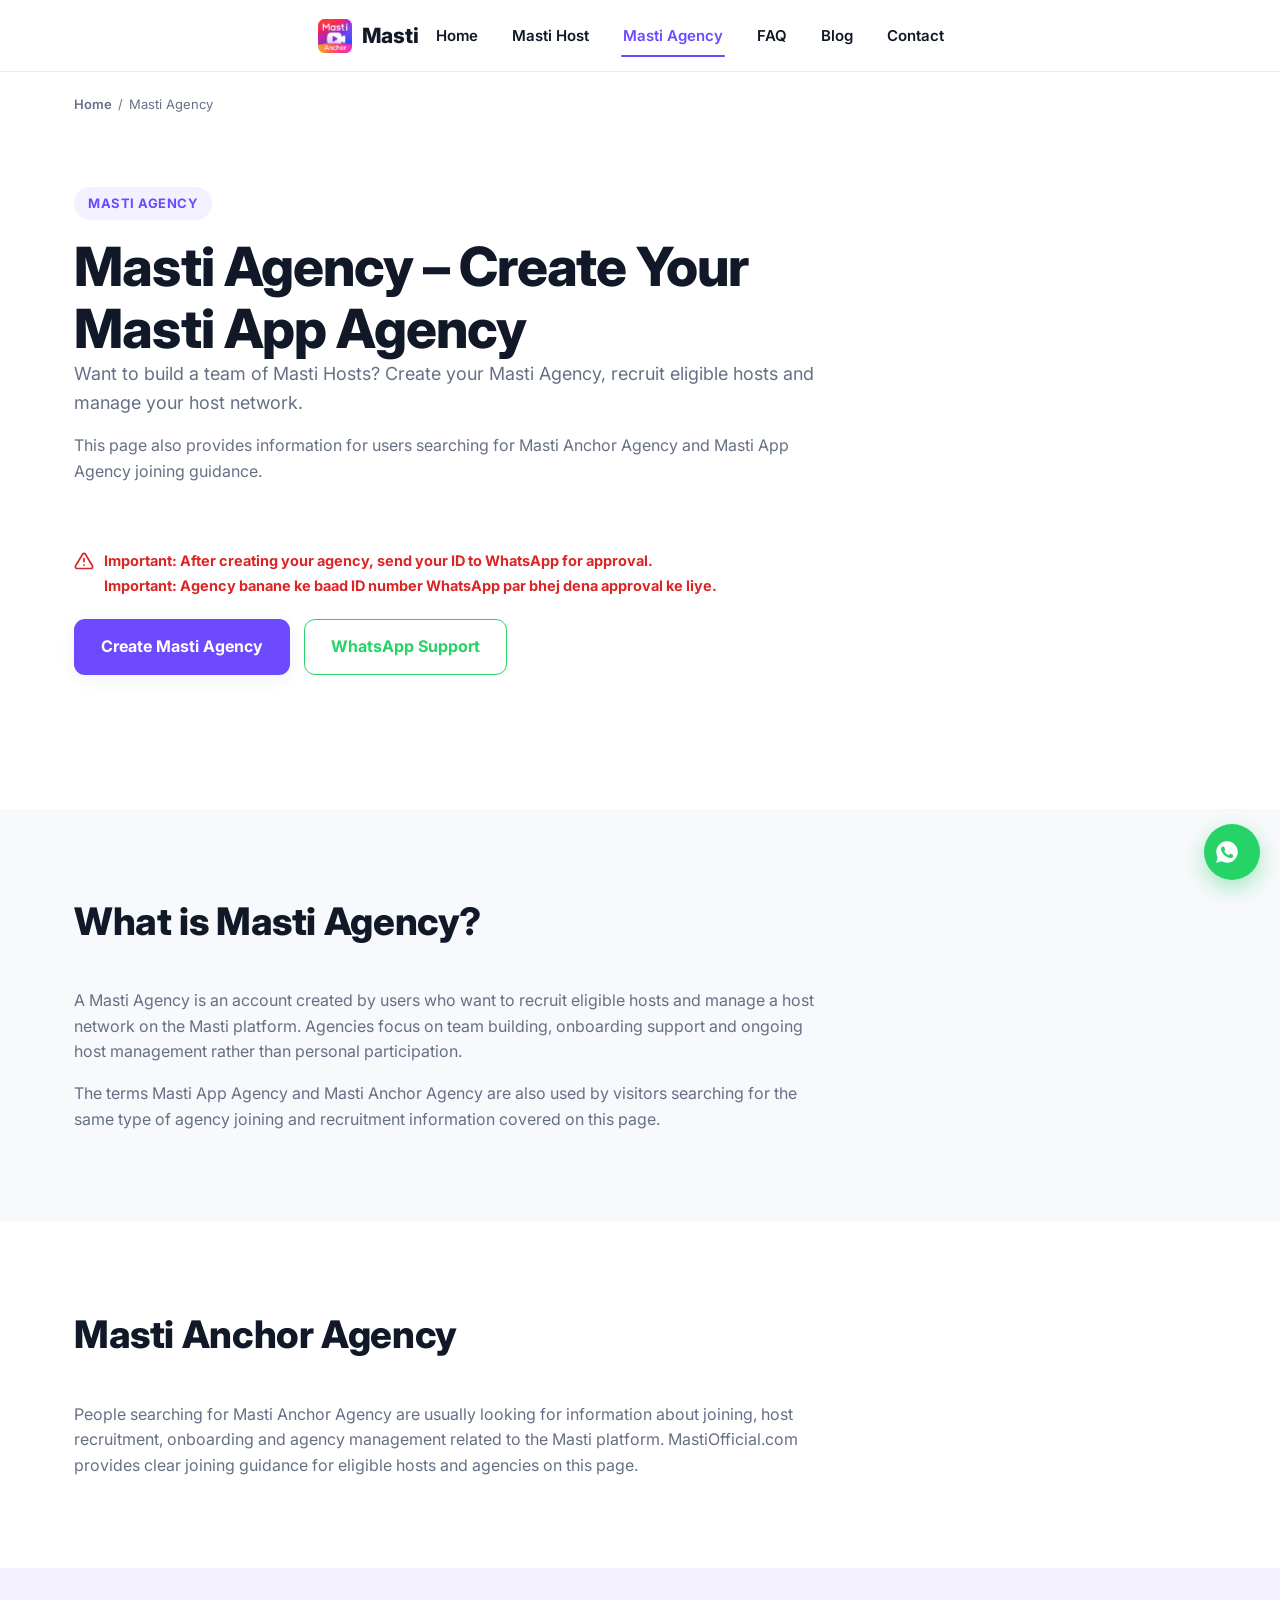
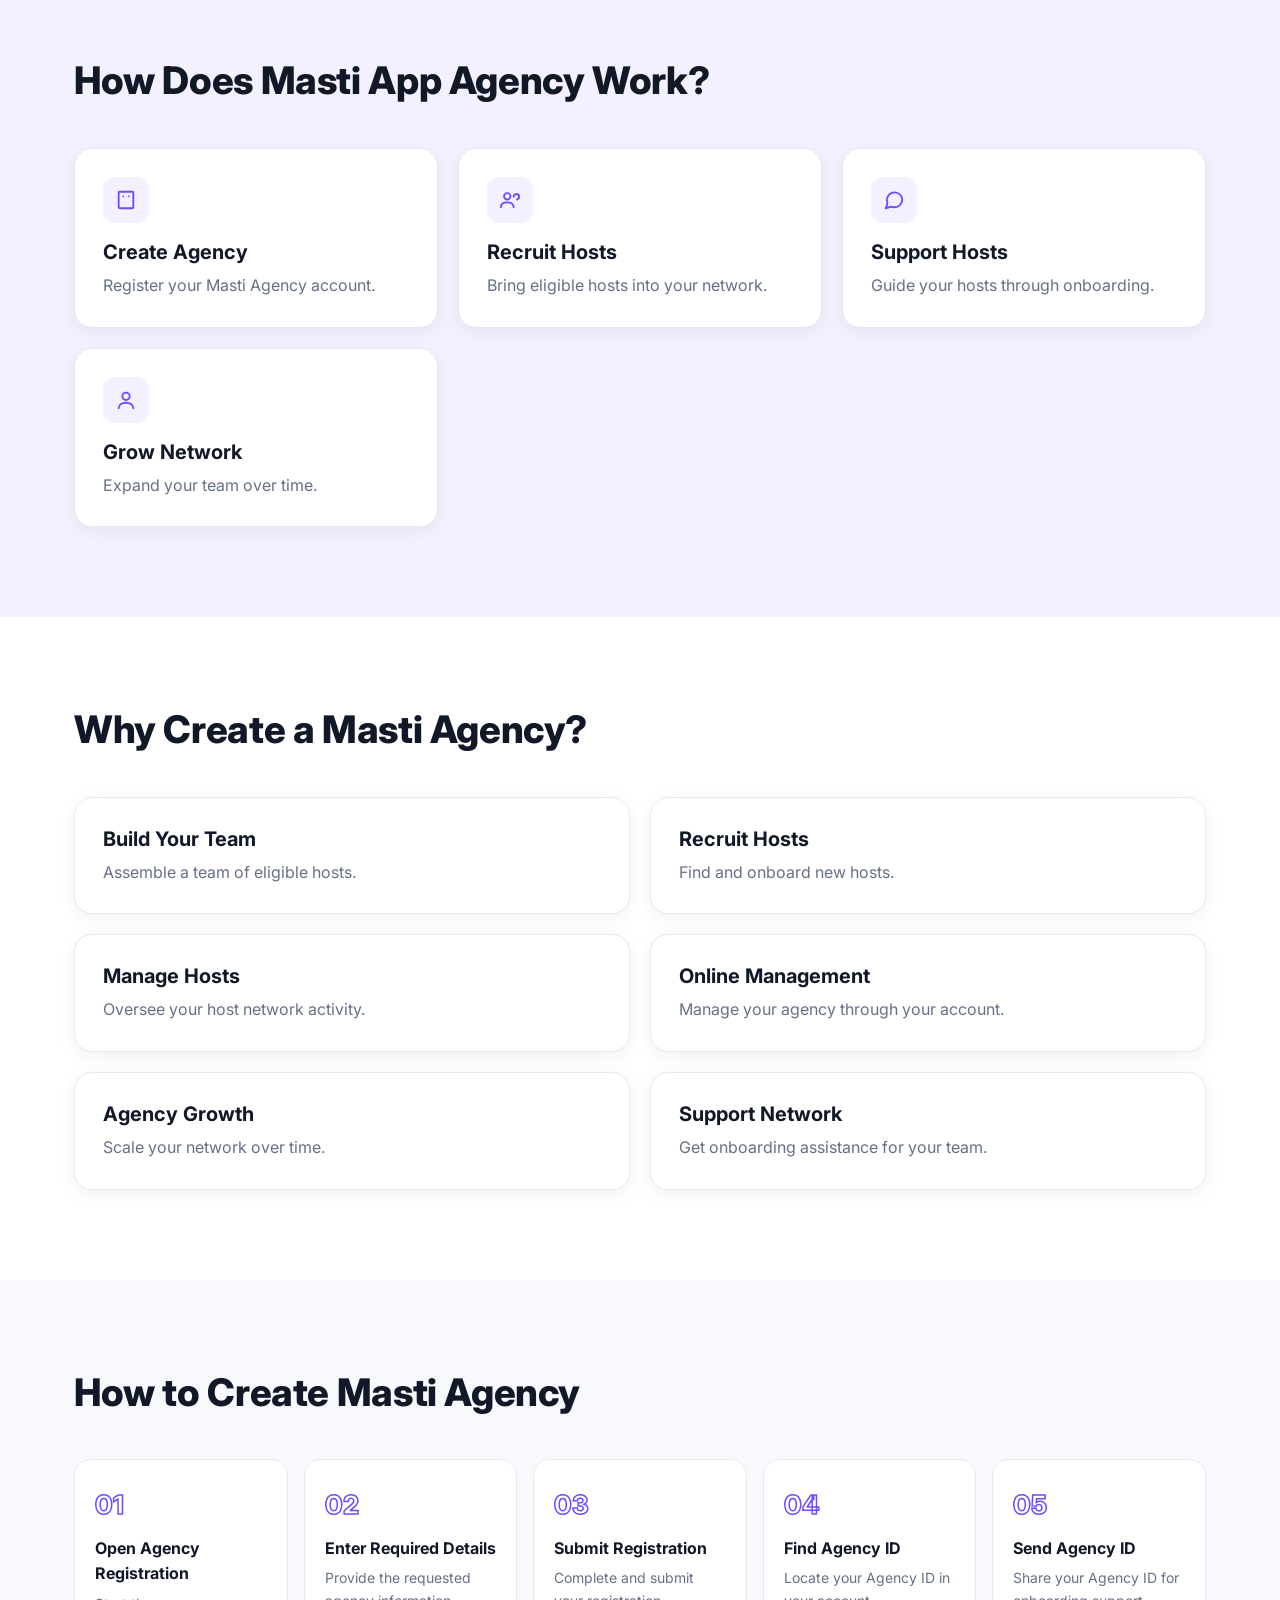
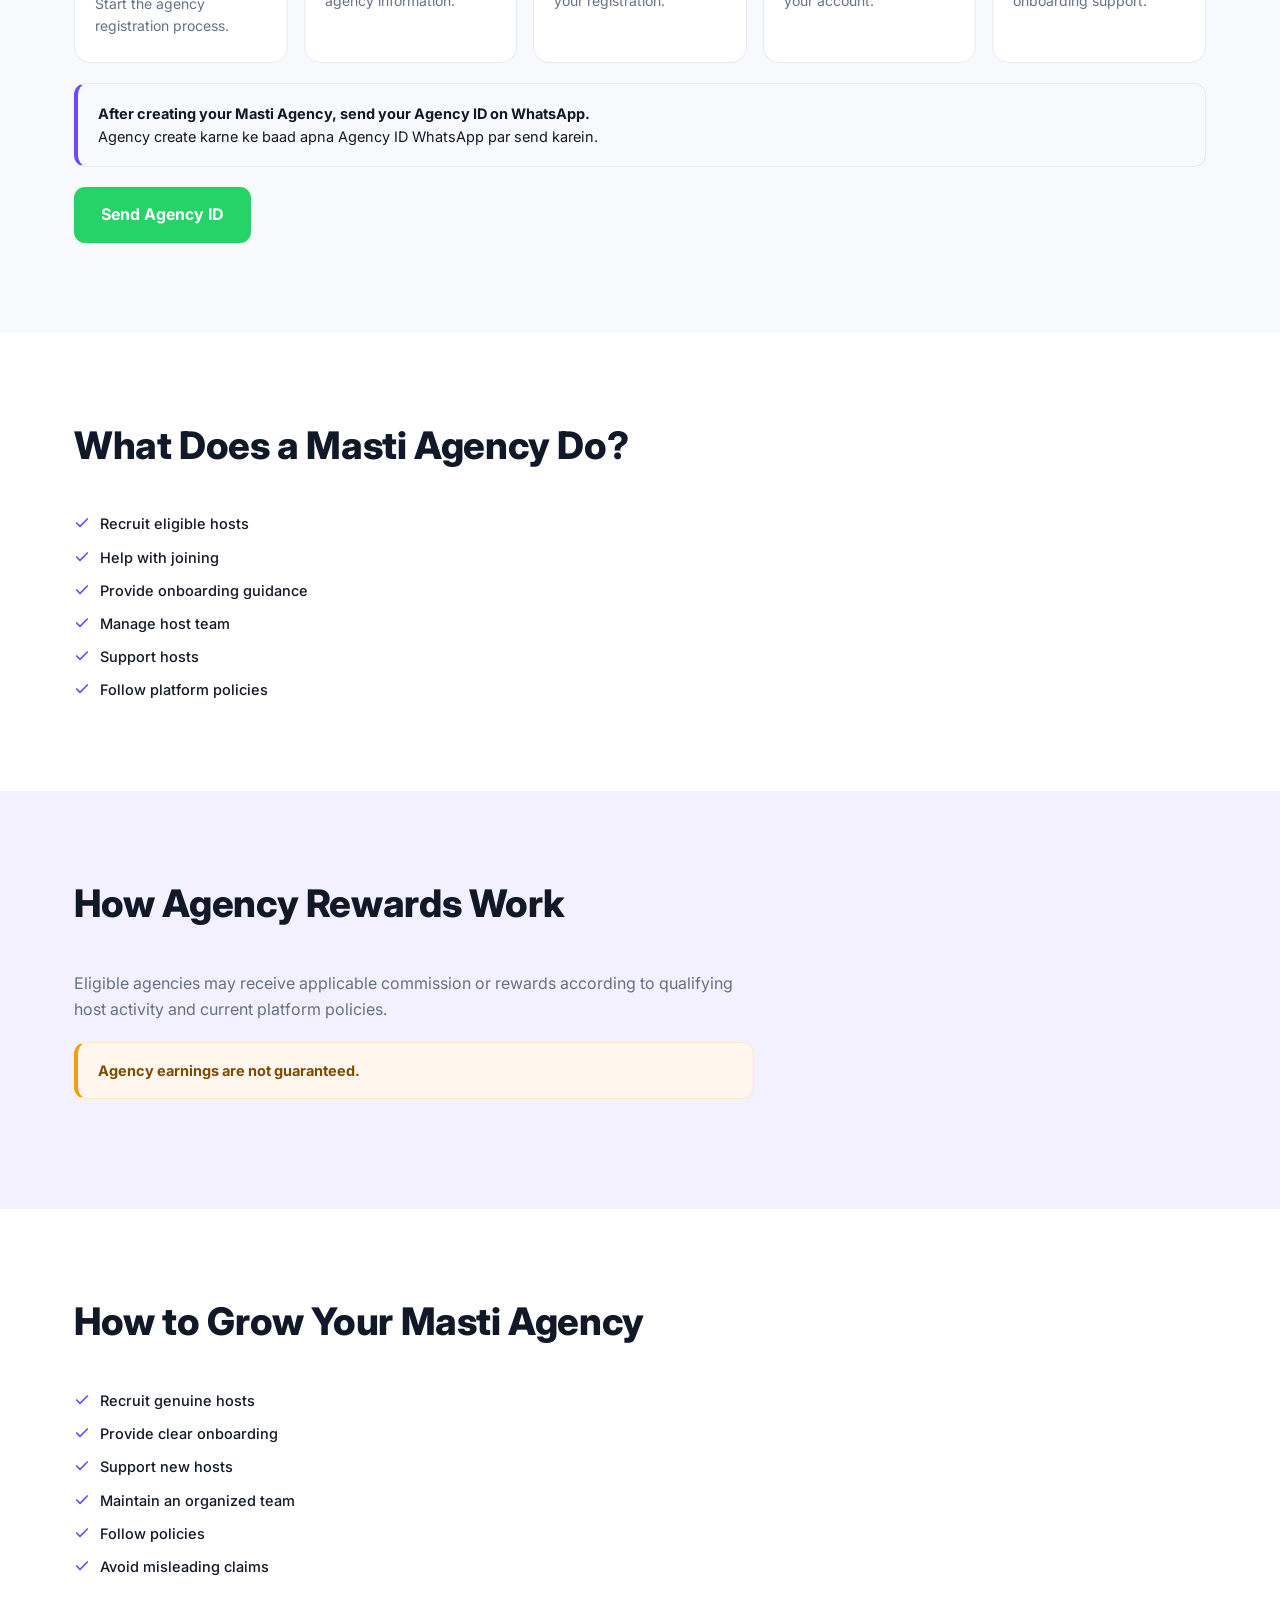
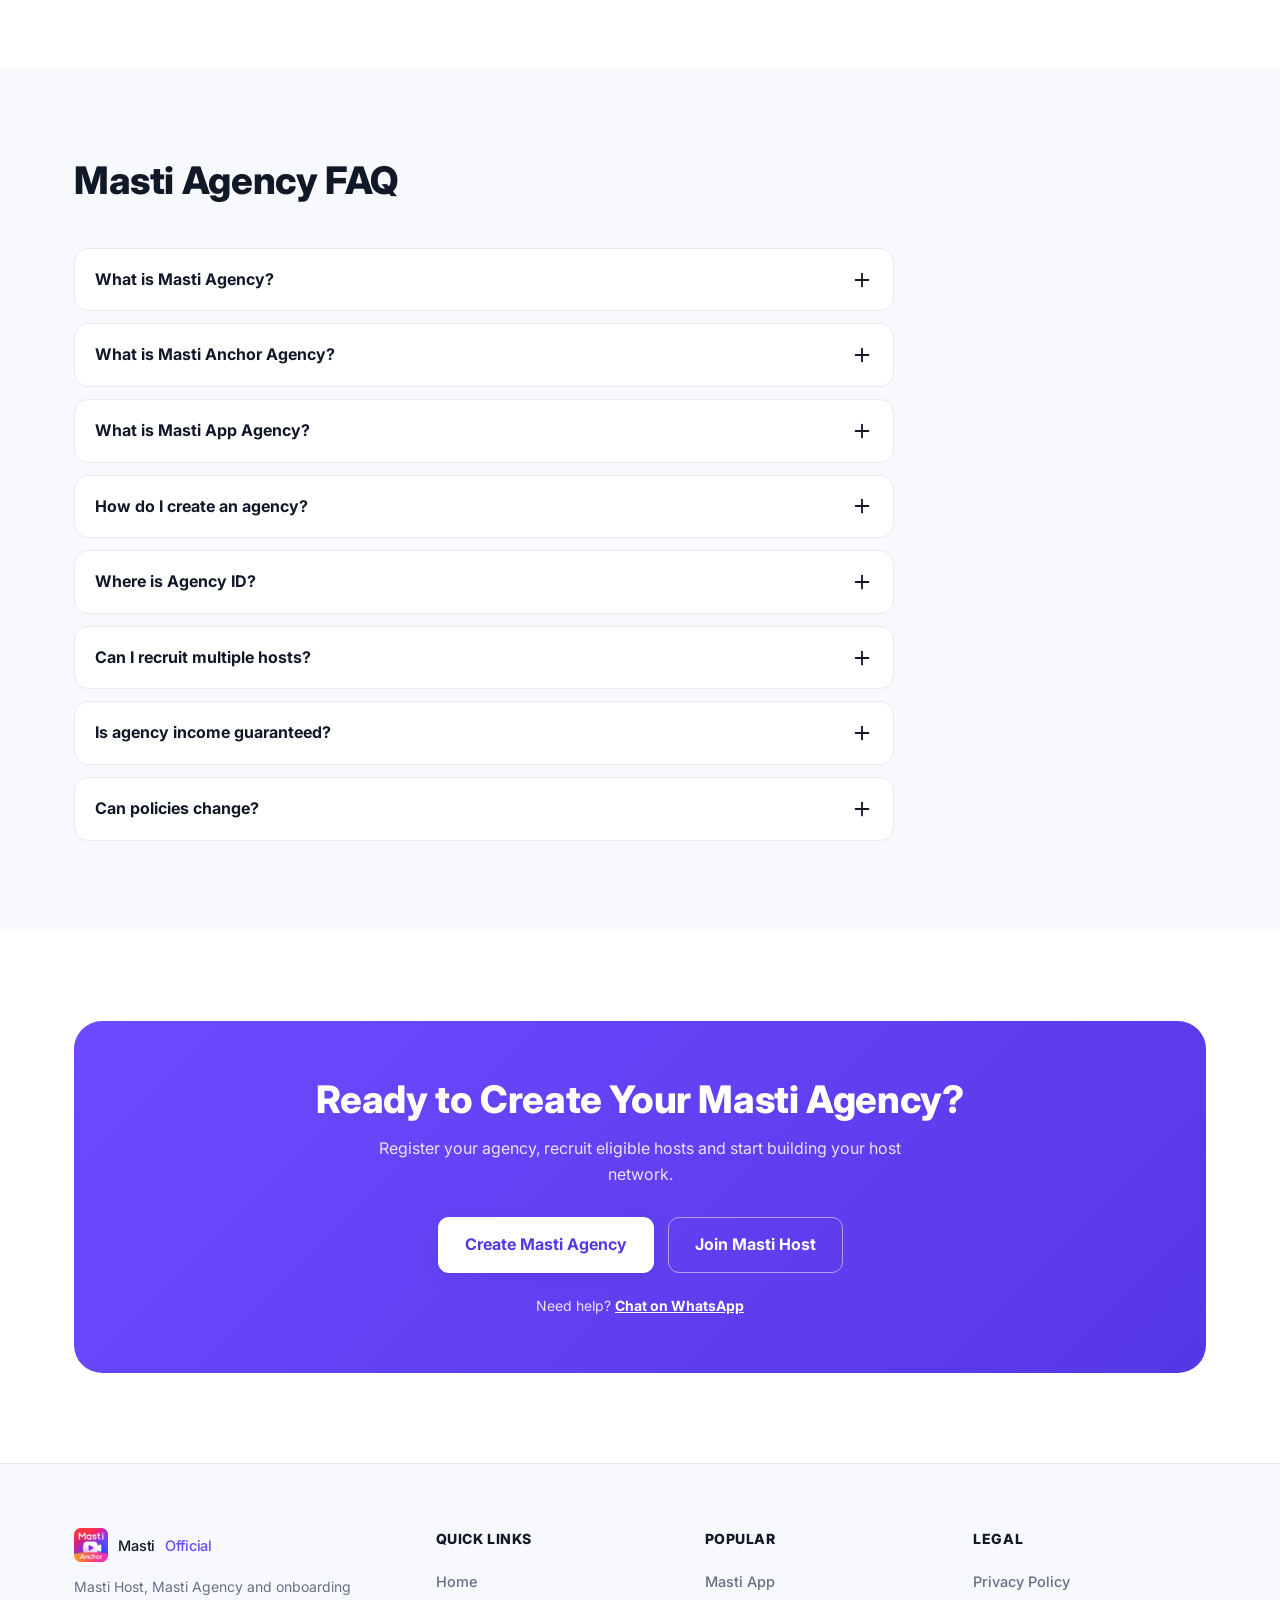
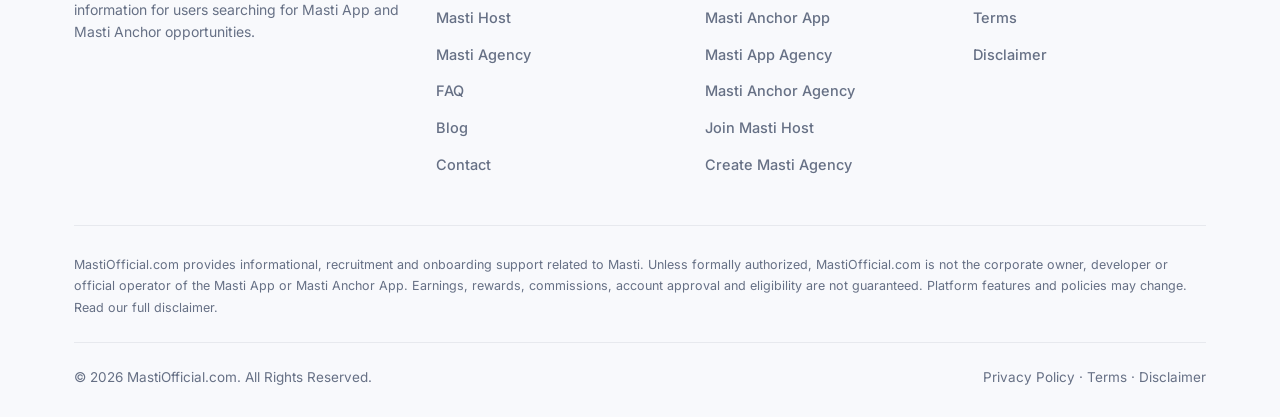
<file: masti-agency/index.html>
<!DOCTYPE html>
<html lang="en">
<head>
<meta charset="UTF-8">
<meta name="viewport" content="width=device-width, initial-scale=1.0">
<title>Masti Agency & Masti Anchor Agency | Create Masti App Agency</title>
<meta name="description" content="Create a Masti Agency or learn about Masti Anchor Agency joining. Build a Masti App Agency, recruit hosts and get onboarding support.">
<link rel="canonical" href="https://mastiofficial.com/masti-agency/">
<meta name="robots" content="index, follow">

<meta property="og:title" content="Masti Agency & Masti Anchor Agency | Create Masti App Agency">
<meta property="og:description" content="Create a Masti Agency or learn about Masti Anchor Agency joining. Build a Masti App Agency, recruit hosts and get onboarding support.">
<meta property="og:url" content="https://mastiofficial.com/masti-agency/">
<meta property="og:type" content="website">
<meta property="og:site_name" content="MastiOfficial">

<meta name="twitter:card" content="summary_large_image">
<meta name="twitter:title" content="Masti Agency & Masti Anchor Agency | Create Masti App Agency">
<meta name="twitter:description" content="Create a Masti Agency, learn about Masti Anchor Agency joining and recruit eligible hosts.">

<link rel="preconnect" href="https://fonts.googleapis.com">
<link rel="preconnect" href="https://fonts.gstatic.com" crossorigin>
<link href="https://fonts.googleapis.com/css2?family=Inter:wght@400;500;600;700;800&display=swap" rel="stylesheet">
<link rel="stylesheet" href="/assets/css/style.css">
<link rel="icon" type="image/jpeg" href="/assets/images/logo.jpg">
<link rel="apple-touch-icon" href="/assets/images/logo.jpg">

<script type="application/ld+json">
{
  "@context": "https://schema.org",
  "@type": "BreadcrumbList",
  "itemListElement": [
    {"@type":"ListItem","position":1,"name":"Home","item":"https://mastiofficial.com/"},
    {"@type":"ListItem","position":2,"name":"Masti Agency","item":"https://mastiofficial.com/masti-agency/"}
  ]
}
</script>
</head>
<body>
<a href="#main" class="skip-link">Skip to content</a>

<header class="site-header">
  <div class="container header-inner">
    <a href="/" class="logo" aria-label="MastiOfficial Home">
      <img src="/assets/images/logo.jpg" alt="MastiOfficial logo" width="34" height="34">
      <span class="logo-dark">Masti</span>
    </a>
    <nav class="main-nav" aria-label="Primary">
      <ul>
        <li><a href="/">Home</a></li>
        <li><a href="/masti-host/">Masti Host</a></li>
        <li><a href="/masti-agency/" class="active">Masti Agency</a></li>
        <li><a href="/faq/">FAQ</a></li>
        <li><a href="/blog/">Blog</a></li>
        <li><a href="/contact/">Contact</a></li>
      </ul>
    </nav>
    <div class="header-right">
      <button class="hamburger" aria-label="Open menu" aria-expanded="false" aria-controls="mobileMenu">
        <svg class="icon-menu" viewBox="0 0 24 24" fill="none" stroke="currentColor" stroke-width="2" stroke-linecap="round" aria-hidden="true"><line x1="3" y1="6" x2="21" y2="6"/><line x1="3" y1="12" x2="21" y2="12"/><line x1="3" y1="18" x2="21" y2="18"/></svg>
        <svg class="icon-close" viewBox="0 0 24 24" fill="none" stroke="currentColor" stroke-width="2" stroke-linecap="round" aria-hidden="true"><line x1="6" y1="6" x2="18" y2="18"/><line x1="18" y1="6" x2="6" y2="18"/></svg>
      </button>
    </div>
  </div>
</header>

<div class="mobile-menu" id="mobileMenu">
  <nav aria-label="Mobile">
    <ul>
      <li><a href="/">Home</a></li>
      <li><a href="/masti-host/">Masti Host</a></li>
      <li><a href="/masti-agency/">Masti Agency</a></li>
      <li><a href="/faq/">FAQ</a></li>
      <li><a href="/blog/">Blog</a></li>
      <li><a href="/contact/">Contact</a></li>
    </ul>
    <a href="#" data-action="whatsapp" class="btn btn-whatsapp btn-block">WhatsApp Support</a>
  </nav>
</div>

<main id="main">

<div class="container breadcrumb">
  <a href="/">Home</a><span aria-hidden="true">/</span><span>Masti Agency</span>
</div>

<!-- =====================
     Hero
     ===================== -->
<section class="hero">
  <div class="container">
    <div class="section-head" style="max-width:760px;">
      <span class="eyebrow">Masti Agency</span>
      <h1>Masti Agency – Create Your Masti App Agency</h1>
      <p class="lead">Want to build a team of Masti Hosts? Create your Masti Agency, recruit eligible hosts and manage your host network.</p>
      <p class="mt-16">This page also provides information for users searching for Masti Anchor Agency and Masti App Agency joining guidance.</p>
      <div class="warning-block-red" style="margin-top:64px;">
        <svg viewBox="0 0 24 24" fill="none" stroke="currentColor" stroke-width="2" stroke-linecap="round" stroke-linejoin="round" aria-hidden="true"><path d="M10.29 3.86 1.82 18a2 2 0 0 0 1.71 3h16.94a2 2 0 0 0 1.71-3L13.71 3.86a2 2 0 0 0-3.42 0Z"/><line x1="12" y1="9" x2="12" y2="13"/><line x1="12" y1="17" x2="12" y2="17"/></svg>
        <div>
          <strong>Important: After creating your agency, send your ID to WhatsApp for approval.</strong>
          <strong>Important: Agency banane ke baad ID number WhatsApp par bhej dena approval ke liye.</strong>
        </div>
      </div>
      <div class="btn-row">
        <a href="#" data-action="agency-registration" class="btn btn-primary">Create Masti Agency</a>
        <a href="#" data-action="whatsapp" class="btn btn-whatsapp-outline">WhatsApp Support</a>
      </div>
    </div>
  </div>
</section>

<!-- =====================
     What is Masti Agency
     ===================== -->
<section class="section-soft fade-in-up">
  <div class="container">
    <div class="section-head">
      <h2>What is Masti Agency?</h2>
    </div>
    <div style="max-width:760px;">
      <p>A Masti Agency is an account created by users who want to recruit eligible hosts and manage a host network on the Masti platform. Agencies focus on team building, onboarding support and ongoing host management rather than personal participation.</p>
      <p class="mt-16">The terms Masti App Agency and Masti Anchor Agency are also used by visitors searching for the same type of agency joining and recruitment information covered on this page.</p>
    </div>
  </div>
</section>

<!-- =====================
     Masti Anchor Agency
     ===================== -->
<section id="masti-anchor-agency" class="fade-in-up">
  <div class="container">
    <div class="section-head">
      <h2>Masti Anchor Agency</h2>
    </div>
    <div style="max-width:760px;">
      <p>People searching for Masti Anchor Agency are usually looking for information about joining, host recruitment, onboarding and agency management related to the Masti platform. MastiOfficial.com provides clear joining guidance for eligible hosts and agencies on this page.</p>
    </div>
  </div>
</section>

<!-- =====================
     How Does Masti App Agency Work
     ===================== -->
<section class="section-purple-soft fade-in-up">
  <div class="container">
    <div class="section-head">
      <h2>How Does Masti App Agency Work?</h2>
    </div>
    <div class="steps-grid" style="grid-template-columns:1fr;">
    </div>
    <div class="cards-grid cols-3">
      <div class="card">
        <div class="card-icon"><svg viewBox="0 0 24 24" fill="none" stroke="currentColor" stroke-width="2" stroke-linecap="round" stroke-linejoin="round" aria-hidden="true"><rect x="4" y="3" width="16" height="18" rx="1"/><line x1="9" y1="8" x2="9" y2="8"/><line x1="15" y1="8" x2="15" y2="8"/></svg></div>
        <h3>Create Agency</h3>
        <p>Register your Masti Agency account.</p>
      </div>
      <div class="card">
        <div class="card-icon"><svg viewBox="0 0 24 24" fill="none" stroke="currentColor" stroke-width="2" stroke-linecap="round" stroke-linejoin="round" aria-hidden="true"><circle cx="9" cy="8" r="3.5"/><path d="M2 20c0-3.5 3-5.5 7-5.5s7 2 7 5.5"/><path d="M16 8.5a3 3 0 1 1 3.6 2.94"/></svg></div>
        <h3>Recruit Hosts</h3>
        <p>Bring eligible hosts into your network.</p>
      </div>
      <div class="card">
        <div class="card-icon"><svg viewBox="0 0 24 24" fill="none" stroke="currentColor" stroke-width="2" stroke-linecap="round" stroke-linejoin="round" aria-hidden="true"><path d="M21 11.5a8.4 8.4 0 0 1-8.6 8.4 8.6 8.6 0 0 1-3.5-.7L3 21l1.9-5.6A8.4 8.4 0 1 1 21 11.5z"/></svg></div>
        <h3>Support Hosts</h3>
        <p>Guide your hosts through onboarding.</p>
      </div>
      <div class="card">
        <div class="card-icon"><svg viewBox="0 0 24 24" fill="none" stroke="currentColor" stroke-width="2" stroke-linecap="round" stroke-linejoin="round" aria-hidden="true"><circle cx="12" cy="8" r="4"/><path d="M4 21c0-4 4-6 8-6s8 2 8 6"/></svg></div>
        <h3>Grow Network</h3>
        <p>Expand your team over time.</p>
      </div>
    </div>
  </div>
</section>

<!-- =====================
     Why Create a Masti Agency
     ===================== -->
<section class="fade-in-up">
  <div class="container">
    <div class="section-head">
      <h2>Why Create a Masti Agency?</h2>
    </div>
    <div class="cards-grid cols-6">
      <div class="card"><h3>Build Your Team</h3><p>Assemble a team of eligible hosts.</p></div>
      <div class="card"><h3>Recruit Hosts</h3><p>Find and onboard new hosts.</p></div>
      <div class="card"><h3>Manage Hosts</h3><p>Oversee your host network activity.</p></div>
      <div class="card"><h3>Online Management</h3><p>Manage your agency through your account.</p></div>
      <div class="card"><h3>Agency Growth</h3><p>Scale your network over time.</p></div>
      <div class="card"><h3>Support Network</h3><p>Get onboarding assistance for your team.</p></div>
    </div>
  </div>
</section>

<!-- =====================
     How to Create Masti Agency
     ===================== -->
<section class="section-soft fade-in-up">
  <div class="container">
    <div class="section-head">
      <h2>How to Create Masti Agency</h2>
    </div>
    <div class="steps-grid">
      <div class="step-card">
        <span class="step-number">01</span>
        <h4>Open Agency Registration</h4>
        <p>Start the agency registration process.</p>
      </div>
      <div class="step-card">
        <span class="step-number">02</span>
        <h4>Enter Required Details</h4>
        <p>Provide the requested agency information.</p>
      </div>
      <div class="step-card">
        <span class="step-number">03</span>
        <h4>Submit Registration</h4>
        <p>Complete and submit your registration.</p>
      </div>
      <div class="step-card">
        <span class="step-number">04</span>
        <h4>Find Agency ID</h4>
        <p>Locate your Agency ID in your account.</p>
      </div>
      <div class="step-card">
        <span class="step-number">05</span>
        <h4>Send Agency ID</h4>
        <p>Share your Agency ID for onboarding support.</p>
      </div>
    </div>
    <div class="notice-block">
      <strong>After creating your Masti Agency, send your Agency ID on WhatsApp.</strong><br>
      Agency create karne ke baad apna Agency ID WhatsApp par send karein.
    </div>
    <a href="#" data-action="whatsapp-agency" class="btn btn-whatsapp">Send Agency ID</a>
  </div>
</section>

<!-- =====================
     What Does a Masti Agency Do
     ===================== -->
<section class="fade-in-up">
  <div class="container">
    <div class="section-head">
      <h2>What Does a Masti Agency Do?</h2>
    </div>
    <ul class="card-list" style="max-width:560px;">
      <li><svg viewBox="0 0 24 24" fill="none" stroke="currentColor" stroke-width="2.5" stroke-linecap="round" stroke-linejoin="round" aria-hidden="true"><polyline points="20 6 9 17 4 12"/></svg>Recruit eligible hosts</li>
      <li><svg viewBox="0 0 24 24" fill="none" stroke="currentColor" stroke-width="2.5" stroke-linecap="round" stroke-linejoin="round" aria-hidden="true"><polyline points="20 6 9 17 4 12"/></svg>Help with joining</li>
      <li><svg viewBox="0 0 24 24" fill="none" stroke="currentColor" stroke-width="2.5" stroke-linecap="round" stroke-linejoin="round" aria-hidden="true"><polyline points="20 6 9 17 4 12"/></svg>Provide onboarding guidance</li>
      <li><svg viewBox="0 0 24 24" fill="none" stroke="currentColor" stroke-width="2.5" stroke-linecap="round" stroke-linejoin="round" aria-hidden="true"><polyline points="20 6 9 17 4 12"/></svg>Manage host team</li>
      <li><svg viewBox="0 0 24 24" fill="none" stroke="currentColor" stroke-width="2.5" stroke-linecap="round" stroke-linejoin="round" aria-hidden="true"><polyline points="20 6 9 17 4 12"/></svg>Support hosts</li>
      <li><svg viewBox="0 0 24 24" fill="none" stroke="currentColor" stroke-width="2.5" stroke-linecap="round" stroke-linejoin="round" aria-hidden="true"><polyline points="20 6 9 17 4 12"/></svg>Follow platform policies</li>
    </ul>
  </div>
</section>

<!-- =====================
     How Agency Rewards Work
     ===================== -->
<section class="section-purple-soft fade-in-up">
  <div class="container">
    <div class="section-head">
      <h2>How Agency Rewards Work</h2>
    </div>
    <div style="max-width:680px;">
      <p>Eligible agencies may receive applicable commission or rewards according to qualifying host activity and current platform policies.</p>
      <div class="warning-block">
        <strong>Agency earnings are not guaranteed.</strong>
      </div>
    </div>
  </div>
</section>

<!-- =====================
     How to Grow Your Masti Agency
     ===================== -->
<section class="fade-in-up">
  <div class="container">
    <div class="section-head">
      <h2>How to Grow Your Masti Agency</h2>
    </div>
    <ul class="card-list" style="max-width:560px;">
      <li><svg viewBox="0 0 24 24" fill="none" stroke="currentColor" stroke-width="2.5" stroke-linecap="round" stroke-linejoin="round" aria-hidden="true"><polyline points="20 6 9 17 4 12"/></svg>Recruit genuine hosts</li>
      <li><svg viewBox="0 0 24 24" fill="none" stroke="currentColor" stroke-width="2.5" stroke-linecap="round" stroke-linejoin="round" aria-hidden="true"><polyline points="20 6 9 17 4 12"/></svg>Provide clear onboarding</li>
      <li><svg viewBox="0 0 24 24" fill="none" stroke="currentColor" stroke-width="2.5" stroke-linecap="round" stroke-linejoin="round" aria-hidden="true"><polyline points="20 6 9 17 4 12"/></svg>Support new hosts</li>
      <li><svg viewBox="0 0 24 24" fill="none" stroke="currentColor" stroke-width="2.5" stroke-linecap="round" stroke-linejoin="round" aria-hidden="true"><polyline points="20 6 9 17 4 12"/></svg>Maintain an organized team</li>
      <li><svg viewBox="0 0 24 24" fill="none" stroke="currentColor" stroke-width="2.5" stroke-linecap="round" stroke-linejoin="round" aria-hidden="true"><polyline points="20 6 9 17 4 12"/></svg>Follow policies</li>
      <li><svg viewBox="0 0 24 24" fill="none" stroke="currentColor" stroke-width="2.5" stroke-linecap="round" stroke-linejoin="round" aria-hidden="true"><polyline points="20 6 9 17 4 12"/></svg>Avoid misleading claims</li>
    </ul>
  </div>
</section>

<!-- =====================
     FAQ
     ===================== -->
<section class="section-soft fade-in-up">
  <div class="container">
    <div class="section-head">
      <h2>Masti Agency FAQ</h2>
    </div>
    <div class="faq-list" style="max-width:820px;">
      <div class="faq-item">
        <button class="faq-question" aria-expanded="false" aria-controls="agency-faq-1">What is Masti Agency?<span class="faq-icon"><svg viewBox="0 0 24 24" fill="none" stroke="currentColor" stroke-width="2" stroke-linecap="round" aria-hidden="true"><line x1="12" y1="5" x2="12" y2="19"/><line x1="5" y1="12" x2="19" y2="12"/></svg></span></button>
        <div class="faq-answer" id="agency-faq-1"><div class="faq-answer-inner"><p>A Masti Agency is an account focused on recruiting and managing eligible Masti Hosts.</p></div></div>
      </div>
      <div class="faq-item">
        <button class="faq-question" aria-expanded="false" aria-controls="agency-faq-2">What is Masti Anchor Agency?<span class="faq-icon"><svg viewBox="0 0 24 24" fill="none" stroke="currentColor" stroke-width="2" stroke-linecap="round" aria-hidden="true"><line x1="12" y1="5" x2="12" y2="19"/><line x1="5" y1="12" x2="19" y2="12"/></svg></span></button>
        <div class="faq-answer" id="agency-faq-2"><div class="faq-answer-inner"><p>Masti Anchor Agency is a search term used by visitors looking for agency joining and host recruitment information, which is covered on this page.</p></div></div>
      </div>
      <div class="faq-item">
        <button class="faq-question" aria-expanded="false" aria-controls="agency-faq-3">What is Masti App Agency?<span class="faq-icon"><svg viewBox="0 0 24 24" fill="none" stroke="currentColor" stroke-width="2" stroke-linecap="round" aria-hidden="true"><line x1="12" y1="5" x2="12" y2="19"/><line x1="5" y1="12" x2="19" y2="12"/></svg></span></button>
        <div class="faq-answer" id="agency-faq-3"><div class="faq-answer-inner"><p>Masti App Agency refers to the same agency joining process described on this page.</p></div></div>
      </div>
      <div class="faq-item">
        <button class="faq-question" aria-expanded="false" aria-controls="agency-faq-4">How do I create an agency?<span class="faq-icon"><svg viewBox="0 0 24 24" fill="none" stroke="currentColor" stroke-width="2" stroke-linecap="round" aria-hidden="true"><line x1="12" y1="5" x2="12" y2="19"/><line x1="5" y1="12" x2="19" y2="12"/></svg></span></button>
        <div class="faq-answer" id="agency-faq-4"><div class="faq-answer-inner"><p>Open agency registration, enter the required details and submit your application, as outlined above.</p></div></div>
      </div>
      <div class="faq-item">
        <button class="faq-question" aria-expanded="false" aria-controls="agency-faq-5">Where is Agency ID?<span class="faq-icon"><svg viewBox="0 0 24 24" fill="none" stroke="currentColor" stroke-width="2" stroke-linecap="round" aria-hidden="true"><line x1="12" y1="5" x2="12" y2="19"/><line x1="5" y1="12" x2="19" y2="12"/></svg></span></button>
        <div class="faq-answer" id="agency-faq-5"><div class="faq-answer-inner"><p>Your Agency ID is generally available in your agency account after registration is complete.</p></div></div>
      </div>
      <div class="faq-item">
        <button class="faq-question" aria-expanded="false" aria-controls="agency-faq-6">Can I recruit multiple hosts?<span class="faq-icon"><svg viewBox="0 0 24 24" fill="none" stroke="currentColor" stroke-width="2" stroke-linecap="round" aria-hidden="true"><line x1="12" y1="5" x2="12" y2="19"/><line x1="5" y1="12" x2="19" y2="12"/></svg></span></button>
        <div class="faq-answer" id="agency-faq-6"><div class="faq-answer-inner"><p>Yes. Agencies can recruit and manage multiple eligible hosts subject to platform policies.</p></div></div>
      </div>
      <div class="faq-item">
        <button class="faq-question" aria-expanded="false" aria-controls="agency-faq-7">Is agency income guaranteed?<span class="faq-icon"><svg viewBox="0 0 24 24" fill="none" stroke="currentColor" stroke-width="2" stroke-linecap="round" aria-hidden="true"><line x1="12" y1="5" x2="12" y2="19"/><line x1="5" y1="12" x2="19" y2="12"/></svg></span></button>
        <div class="faq-answer" id="agency-faq-7"><div class="faq-answer-inner"><p>No. Agency earnings and commissions are not guaranteed and depend on host activity and current policies.</p></div></div>
      </div>
      <div class="faq-item">
        <button class="faq-question" aria-expanded="false" aria-controls="agency-faq-8">Can policies change?<span class="faq-icon"><svg viewBox="0 0 24 24" fill="none" stroke="currentColor" stroke-width="2" stroke-linecap="round" aria-hidden="true"><line x1="12" y1="5" x2="12" y2="19"/><line x1="5" y1="12" x2="19" y2="12"/></svg></span></button>
        <div class="faq-answer" id="agency-faq-8"><div class="faq-answer-inner"><p>Yes. Platform features and policies may change at any time.</p></div></div>
      </div>
    </div>
  </div>
</section>

<!-- =====================
     Final CTA
     ===================== -->
<section class="fade-in-up">
  <div class="container">
    <div class="final-cta">
      <h2>Ready to Create Your Masti Agency?</h2>
      <p>Register your agency, recruit eligible hosts and start building your host network.</p>
      <div class="btn-row">
        <a href="#" data-action="agency-registration" class="btn btn-primary">Create Masti Agency</a>
        <a href="/masti-host/" class="btn btn-outline">Join Masti Host</a>
      </div>
      <div class="whatsapp-line">
        Need help? <a href="#" data-action="whatsapp">Chat on WhatsApp</a>
      </div>
    </div>
  </div>
</section>

</main>

<footer class="site-footer">
  <div class="container">
    <div class="footer-grid">
      <div class="footer-col">
        <a href="/" class="logo"><img src="/assets/images/logo.jpg" alt="MastiOfficial logo" width="34" height="34"><span class="logo-dark">Masti</span><span class="logo-accent">Official</span></a>
        <p>Masti Host, Masti Agency and onboarding information for users searching for Masti App and Masti Anchor opportunities.</p>
      </div>
      <div class="footer-col">
        <h4>Quick Links</h4>
        <ul>
          <li><a href="/">Home</a></li>
          <li><a href="/masti-host/">Masti Host</a></li>
          <li><a href="/masti-agency/">Masti Agency</a></li>
          <li><a href="/faq/">FAQ</a></li>
          <li><a href="/blog/">Blog</a></li>
          <li><a href="/contact/">Contact</a></li>
        </ul>
      </div>
      <div class="footer-col">
        <h4>Popular</h4>
        <ul>
          <li><a href="/#about-masti">Masti App</a></li>
          <li><a href="/#masti-anchor">Masti Anchor App</a></li>
          <li><a href="/masti-agency/">Masti App Agency</a></li>
          <li><a href="/masti-agency/#masti-anchor-agency">Masti Anchor Agency</a></li>
          <li><a href="/masti-host/">Join Masti Host</a></li>
          <li><a href="/masti-agency/">Create Masti Agency</a></li>
        </ul>
      </div>
      <div class="footer-col">
        <h4>Legal</h4>
        <ul>
          <li><a href="/privacy-policy/">Privacy Policy</a></li>
          <li><a href="/terms/">Terms</a></li>
          <li><a href="/disclaimer/">Disclaimer</a></li>
        </ul>
      </div>
    </div>
    <div class="footer-disclaimer">
      MastiOfficial.com provides informational, recruitment and onboarding support related to Masti. Unless formally authorized, MastiOfficial.com is not the corporate owner, developer or official operator of the Masti App or Masti Anchor App. Earnings, rewards, commissions, account approval and eligibility are not guaranteed. Platform features and policies may change. Read our <a href="/disclaimer/">full disclaimer</a>.
    </div>
    <div class="footer-bottom">
      <span>&copy; 2026 MastiOfficial.com. All Rights Reserved.</span>
      <span><a href="/privacy-policy/">Privacy Policy</a> &middot; <a href="/terms/">Terms</a> &middot; <a href="/disclaimer/">Disclaimer</a></span>
    </div>
  </div>
</footer>

<a href="#" data-action="whatsapp" class="whatsapp-float" aria-label="Chat on WhatsApp">
  <svg viewBox="0 0 24 24" fill="currentColor" aria-hidden="true"><path d="M12.04 2C6.58 2 2.13 6.45 2.13 11.91c0 1.75.46 3.45 1.32 4.95L2 22l5.25-1.38a9.9 9.9 0 0 0 4.79 1.22h.01c5.46 0 9.91-4.45 9.91-9.91C21.96 6.45 17.5 2 12.04 2zm5.8 14.11c-.24.68-1.4 1.3-1.93 1.38-.5.08-1.12.11-1.8-.11-.41-.13-.94-.3-1.62-.6-2.85-1.23-4.71-4.1-4.85-4.29-.14-.19-1.16-1.54-1.16-2.94 0-1.4.73-2.08 1-2.37.26-.28.57-.35.76-.35s.38 0 .55.01c.18.01.41-.07.64.49.24.58.81 2 .88 2.15.07.15.12.32.02.51-.09.19-.14.31-.28.48-.14.17-.29.37-.42.5-.14.14-.28.29-.12.57.16.28.71 1.17 1.53 1.9 1.05.94 1.94 1.23 2.22 1.37.28.14.44.12.6-.07.16-.19.68-.79.86-1.06.18-.28.36-.23.6-.14.24.09 1.53.72 1.79.85.26.13.43.19.5.3.07.11.07.62-.17 1.3z"/></svg>
  <span>Chat on WhatsApp</span>
</a>

<script src="/assets/js/main.js"></script>
</body>
</html>
</file>
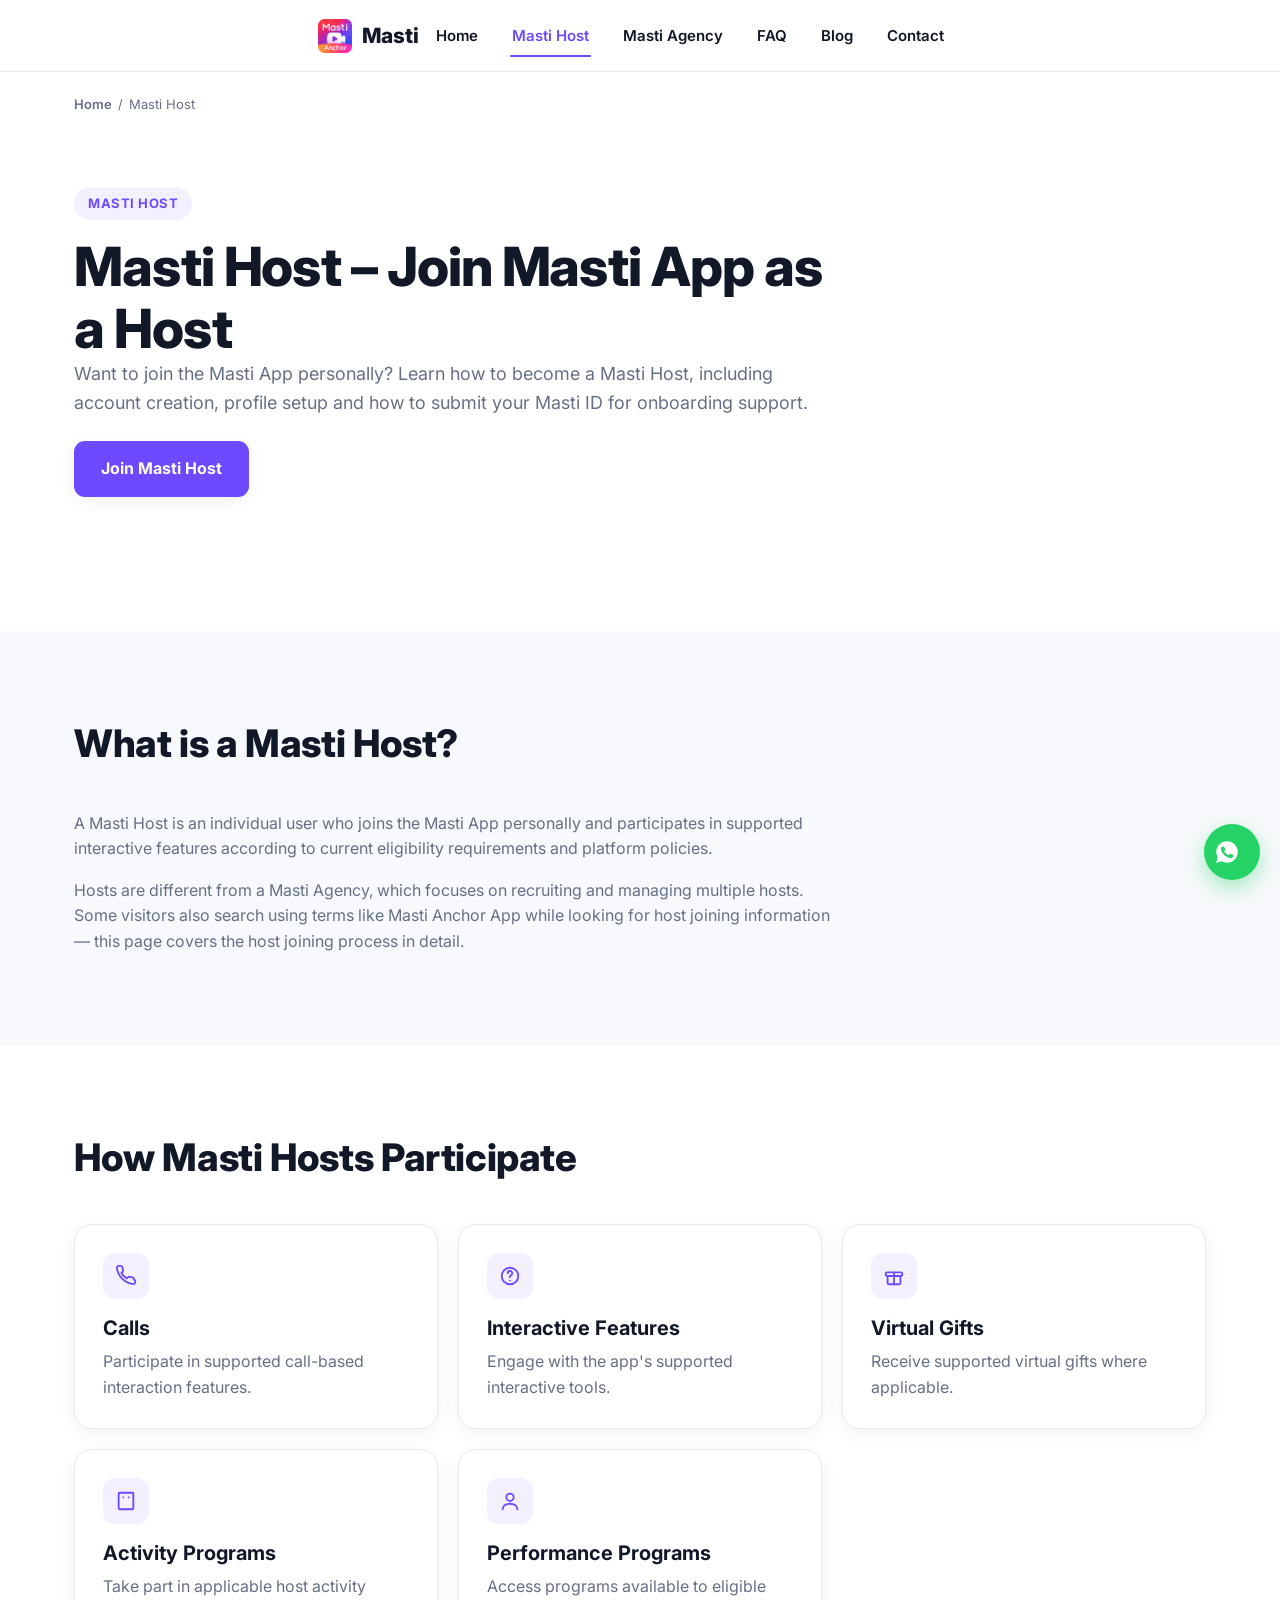
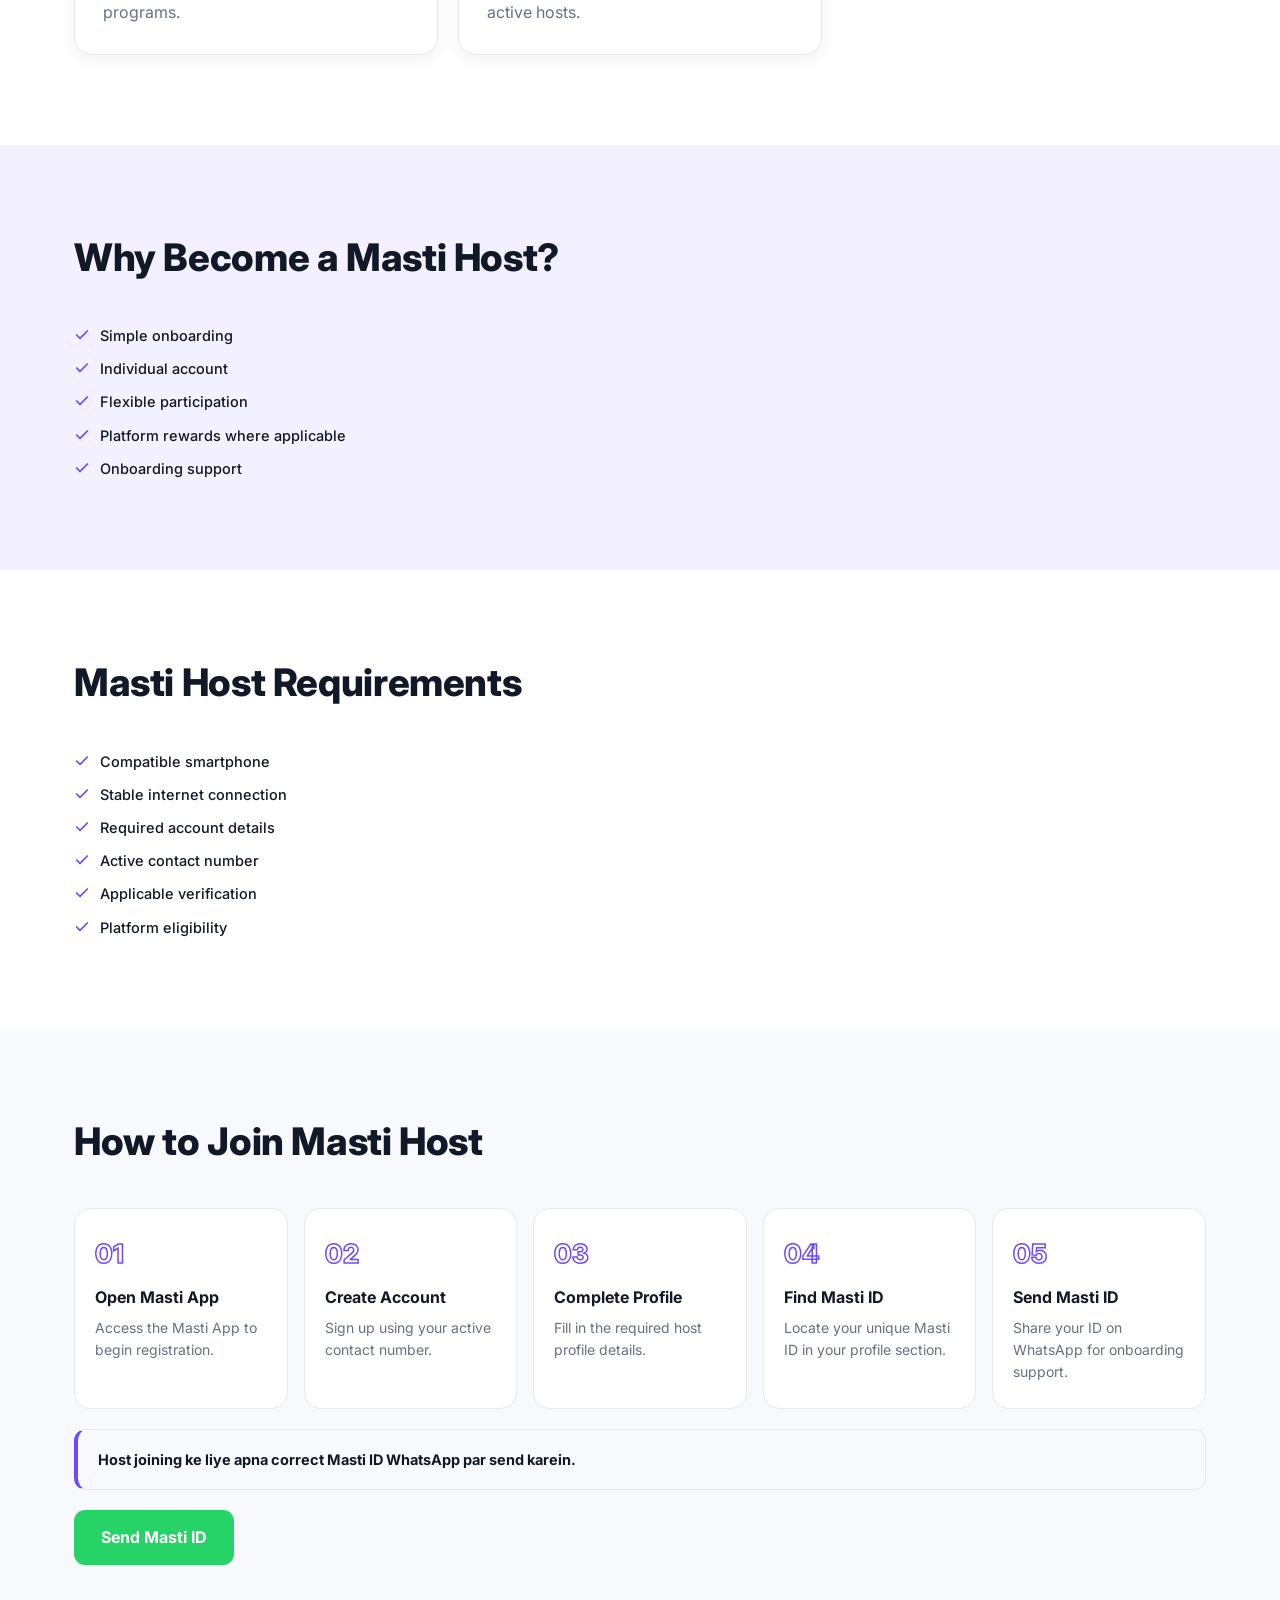
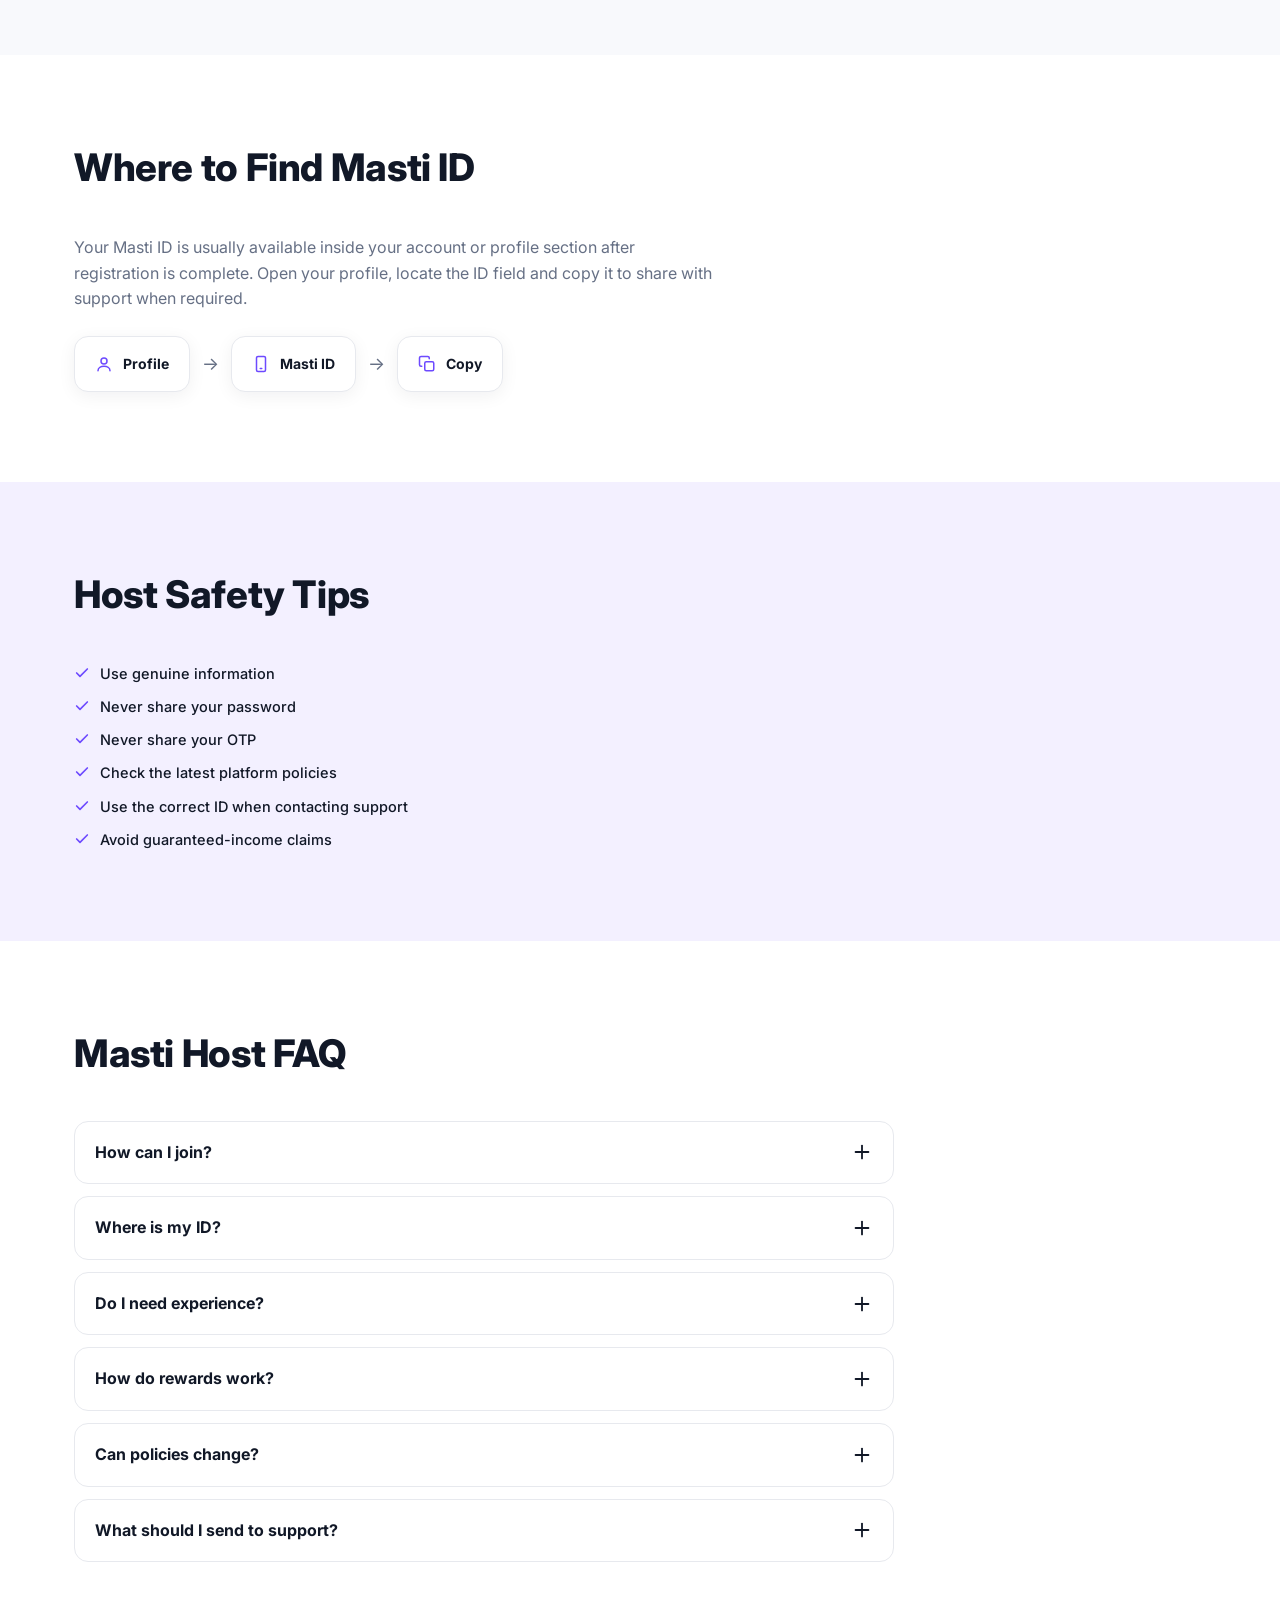
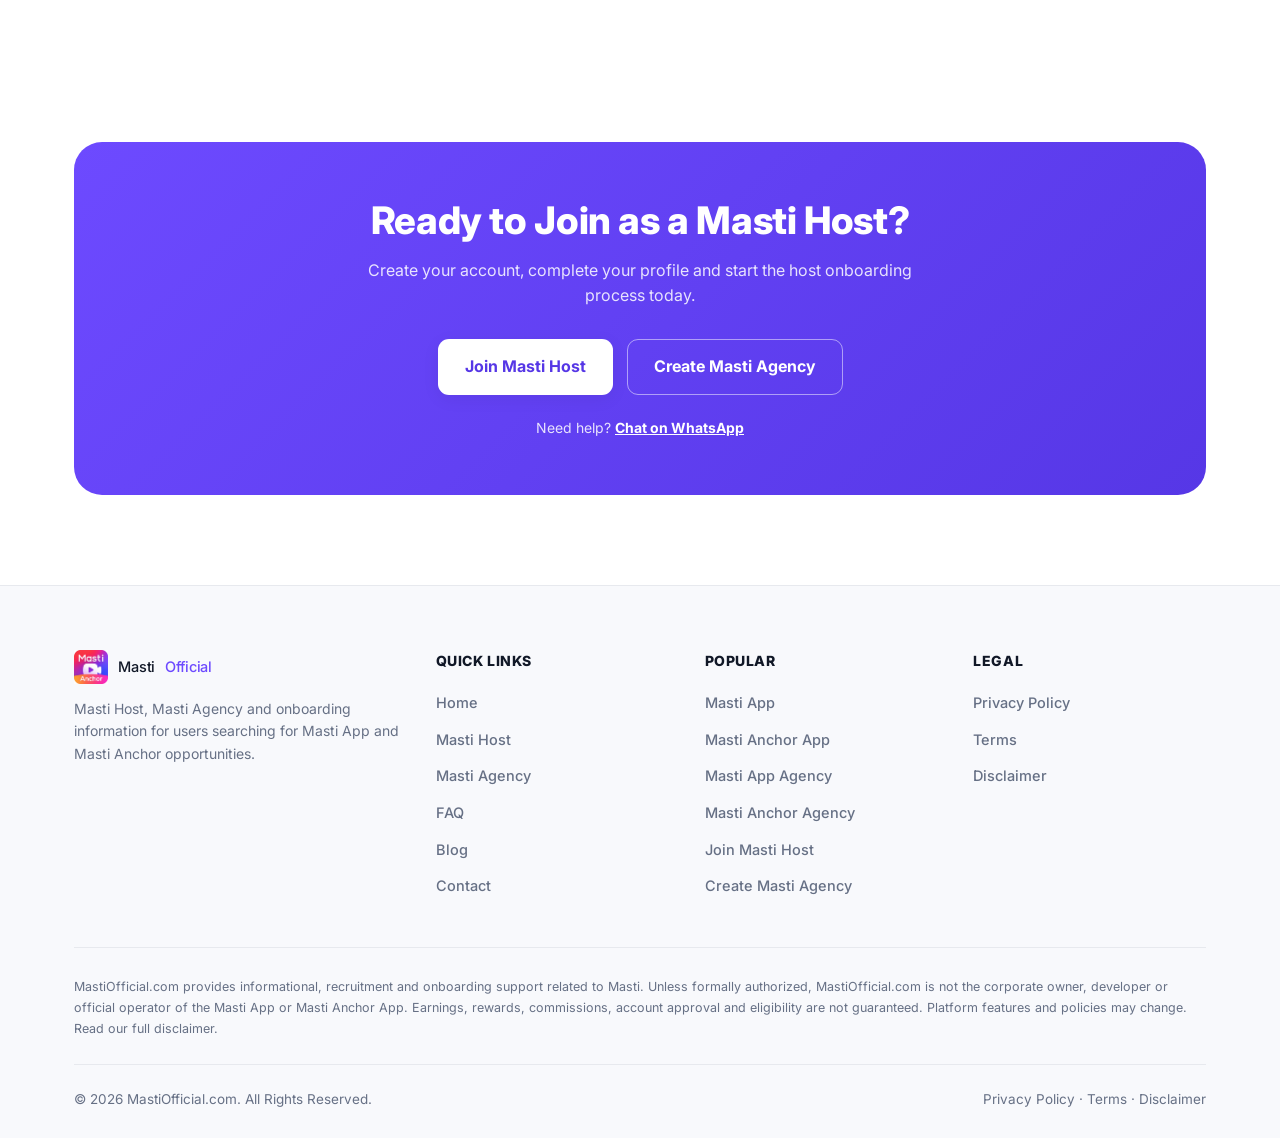
<file: masti-host/index.html>
<!DOCTYPE html>
<html lang="en">
<head>
<meta charset="UTF-8">
<meta name="viewport" content="width=device-width, initial-scale=1.0">
<title>Masti Host | Join Masti App & Masti Anchor App</title>
<meta name="description" content="Learn how to join as a Masti Host. Get information about Masti App, Masti Anchor App, host registration, Masti ID and onboarding support.">
<link rel="canonical" href="https://mastiofficial.com/masti-host/">
<meta name="robots" content="index, follow">

<meta property="og:title" content="Masti Host | Join Masti App & Masti Anchor App">
<meta property="og:description" content="Learn how to join as a Masti Host. Get information about Masti App, Masti Anchor App, host registration, Masti ID and onboarding support.">
<meta property="og:url" content="https://mastiofficial.com/masti-host/">
<meta property="og:type" content="website">
<meta property="og:site_name" content="MastiOfficial">

<meta name="twitter:card" content="summary_large_image">
<meta name="twitter:title" content="Masti Host | Join Masti App & Masti Anchor App">
<meta name="twitter:description" content="Learn how to join as a Masti Host, find your Masti ID and get onboarding support.">

<link rel="preconnect" href="https://fonts.googleapis.com">
<link rel="preconnect" href="https://fonts.gstatic.com" crossorigin>
<link href="https://fonts.googleapis.com/css2?family=Inter:wght@400;500;600;700;800&display=swap" rel="stylesheet">
<link rel="stylesheet" href="/assets/css/style.css">
<link rel="icon" type="image/jpeg" href="/assets/images/logo.jpg">
<link rel="apple-touch-icon" href="/assets/images/logo.jpg">

<script type="application/ld+json">
{
  "@context": "https://schema.org",
  "@type": "BreadcrumbList",
  "itemListElement": [
    {"@type":"ListItem","position":1,"name":"Home","item":"https://mastiofficial.com/"},
    {"@type":"ListItem","position":2,"name":"Masti Host","item":"https://mastiofficial.com/masti-host/"}
  ]
}
</script>
</head>
<body>
<a href="#main" class="skip-link">Skip to content</a>

<header class="site-header">
  <div class="container header-inner">
    <a href="/" class="logo" aria-label="MastiOfficial Home">
      <img src="/assets/images/logo.jpg" alt="MastiOfficial logo" width="34" height="34">
      <span class="logo-dark">Masti</span>
    </a>
    <nav class="main-nav" aria-label="Primary">
      <ul>
        <li><a href="/">Home</a></li>
        <li><a href="/masti-host/" class="active">Masti Host</a></li>
        <li><a href="/masti-agency/">Masti Agency</a></li>
        <li><a href="/faq/">FAQ</a></li>
        <li><a href="/blog/">Blog</a></li>
        <li><a href="/contact/">Contact</a></li>
      </ul>
    </nav>
    <div class="header-right">
      <button class="hamburger" aria-label="Open menu" aria-expanded="false" aria-controls="mobileMenu">
        <svg class="icon-menu" viewBox="0 0 24 24" fill="none" stroke="currentColor" stroke-width="2" stroke-linecap="round" aria-hidden="true"><line x1="3" y1="6" x2="21" y2="6"/><line x1="3" y1="12" x2="21" y2="12"/><line x1="3" y1="18" x2="21" y2="18"/></svg>
        <svg class="icon-close" viewBox="0 0 24 24" fill="none" stroke="currentColor" stroke-width="2" stroke-linecap="round" aria-hidden="true"><line x1="6" y1="6" x2="18" y2="18"/><line x1="18" y1="6" x2="6" y2="18"/></svg>
      </button>
    </div>
  </div>
</header>

<div class="mobile-menu" id="mobileMenu">
  <nav aria-label="Mobile">
    <ul>
      <li><a href="/">Home</a></li>
      <li><a href="/masti-host/">Masti Host</a></li>
      <li><a href="/masti-agency/">Masti Agency</a></li>
      <li><a href="/faq/">FAQ</a></li>
      <li><a href="/blog/">Blog</a></li>
      <li><a href="/contact/">Contact</a></li>
    </ul>
    <a href="#" data-action="whatsapp" class="btn btn-whatsapp btn-block">WhatsApp Support</a>
  </nav>
</div>

<main id="main">

<div class="container breadcrumb">
  <a href="/">Home</a><span aria-hidden="true">/</span><span>Masti Host</span>
</div>

<!-- =====================
     Hero
     ===================== -->
<section class="hero">
  <div class="container">
    <div class="section-head" style="max-width:760px;">
      <span class="eyebrow">Masti Host</span>
      <h1>Masti Host – Join Masti App as a Host</h1>
      <p class="lead">Want to join the Masti App personally? Learn how to become a Masti Host, including account creation, profile setup and how to submit your Masti ID for onboarding support.</p>
      <div class="btn-row mt-24">
        <a href="#" data-action="whatsapp-host" class="btn btn-primary">Join Masti Host</a>
      </div>
    </div>
  </div>
</section>

<!-- =====================
     What is a Masti Host
     ===================== -->
<section class="section-soft fade-in-up">
  <div class="container">
    <div class="section-head">
      <h2>What is a Masti Host?</h2>
    </div>
    <div style="max-width:760px;">
      <p>A Masti Host is an individual user who joins the Masti App personally and participates in supported interactive features according to current eligibility requirements and platform policies.</p>
      <p class="mt-16">Hosts are different from a Masti Agency, which focuses on recruiting and managing multiple hosts. Some visitors also search using terms like Masti Anchor App while looking for host joining information — this page covers the host joining process in detail.</p>
    </div>
  </div>
</section>

<!-- =====================
     How Masti Hosts Participate
     ===================== -->
<section class="fade-in-up">
  <div class="container">
    <div class="section-head">
      <h2>How Masti Hosts Participate</h2>
    </div>
    <div class="cards-grid cols-3">
      <div class="card">
        <div class="card-icon"><svg viewBox="0 0 24 24" fill="none" stroke="currentColor" stroke-width="2" stroke-linecap="round" stroke-linejoin="round" aria-hidden="true"><path d="M22 16.9v2a2 2 0 0 1-2.2 2 19.8 19.8 0 0 1-8.6-3.1 19.5 19.5 0 0 1-6-6 19.8 19.8 0 0 1-3.1-8.6A2 2 0 0 1 4.1 1h2a2 2 0 0 1 2 1.7c.1.9.3 1.8.6 2.7a2 2 0 0 1-.5 2.1L7 8.7a16 16 0 0 0 6 6l1.2-1.2a2 2 0 0 1 2.1-.5c.9.3 1.8.5 2.7.6a2 2 0 0 1 1.7 2z"/></svg></div>
        <h3>Calls</h3>
        <p>Participate in supported call-based interaction features.</p>
      </div>
      <div class="card">
        <div class="card-icon"><svg viewBox="0 0 24 24" fill="none" stroke="currentColor" stroke-width="2" stroke-linecap="round" stroke-linejoin="round" aria-hidden="true"><circle cx="12" cy="12" r="9"/><path d="M9.5 9a2.5 2.5 0 1 1 3.5 2.3c-.8.4-1.3 1-1.3 2"/><line x1="12" y1="17" x2="12" y2="17"/></svg></div>
        <h3>Interactive Features</h3>
        <p>Engage with the app's supported interactive tools.</p>
      </div>
      <div class="card">
        <div class="card-icon"><svg viewBox="0 0 24 24" fill="none" stroke="currentColor" stroke-width="2" stroke-linecap="round" stroke-linejoin="round" aria-hidden="true"><rect x="3" y="8" width="18" height="4" rx="1"/><rect x="5" y="12" width="14" height="9" rx="1"/><line x1="12" y1="8" x2="12" y2="21"/></svg></div>
        <h3>Virtual Gifts</h3>
        <p>Receive supported virtual gifts where applicable.</p>
      </div>
      <div class="card">
        <div class="card-icon"><svg viewBox="0 0 24 24" fill="none" stroke="currentColor" stroke-width="2" stroke-linecap="round" stroke-linejoin="round" aria-hidden="true"><rect x="4" y="3" width="16" height="18" rx="1"/><line x1="9" y1="8" x2="9" y2="8"/><line x1="15" y1="8" x2="15" y2="8"/></svg></div>
        <h3>Activity Programs</h3>
        <p>Take part in applicable host activity programs.</p>
      </div>
      <div class="card">
        <div class="card-icon"><svg viewBox="0 0 24 24" fill="none" stroke="currentColor" stroke-width="2" stroke-linecap="round" stroke-linejoin="round" aria-hidden="true"><circle cx="12" cy="8" r="4"/><path d="M4 21c0-4 4-6 8-6s8 2 8 6"/></svg></div>
        <h3>Performance Programs</h3>
        <p>Access programs available to eligible active hosts.</p>
      </div>
    </div>
  </div>
</section>

<!-- =====================
     Why Become a Masti Host
     ===================== -->
<section class="section-purple-soft fade-in-up">
  <div class="container">
    <div class="section-head">
      <h2>Why Become a Masti Host?</h2>
    </div>
    <ul class="card-list" style="max-width:520px;">
      <li><svg viewBox="0 0 24 24" fill="none" stroke="currentColor" stroke-width="2.5" stroke-linecap="round" stroke-linejoin="round" aria-hidden="true"><polyline points="20 6 9 17 4 12"/></svg>Simple onboarding</li>
      <li><svg viewBox="0 0 24 24" fill="none" stroke="currentColor" stroke-width="2.5" stroke-linecap="round" stroke-linejoin="round" aria-hidden="true"><polyline points="20 6 9 17 4 12"/></svg>Individual account</li>
      <li><svg viewBox="0 0 24 24" fill="none" stroke="currentColor" stroke-width="2.5" stroke-linecap="round" stroke-linejoin="round" aria-hidden="true"><polyline points="20 6 9 17 4 12"/></svg>Flexible participation</li>
      <li><svg viewBox="0 0 24 24" fill="none" stroke="currentColor" stroke-width="2.5" stroke-linecap="round" stroke-linejoin="round" aria-hidden="true"><polyline points="20 6 9 17 4 12"/></svg>Platform rewards where applicable</li>
      <li><svg viewBox="0 0 24 24" fill="none" stroke="currentColor" stroke-width="2.5" stroke-linecap="round" stroke-linejoin="round" aria-hidden="true"><polyline points="20 6 9 17 4 12"/></svg>Onboarding support</li>
    </ul>
  </div>
</section>

<!-- =====================
     Masti Host Requirements
     ===================== -->
<section class="fade-in-up">
  <div class="container">
    <div class="section-head">
      <h2>Masti Host Requirements</h2>
    </div>
    <ul class="card-list" style="max-width:560px;">
      <li><svg viewBox="0 0 24 24" fill="none" stroke="currentColor" stroke-width="2.5" stroke-linecap="round" stroke-linejoin="round" aria-hidden="true"><polyline points="20 6 9 17 4 12"/></svg>Compatible smartphone</li>
      <li><svg viewBox="0 0 24 24" fill="none" stroke="currentColor" stroke-width="2.5" stroke-linecap="round" stroke-linejoin="round" aria-hidden="true"><polyline points="20 6 9 17 4 12"/></svg>Stable internet connection</li>
      <li><svg viewBox="0 0 24 24" fill="none" stroke="currentColor" stroke-width="2.5" stroke-linecap="round" stroke-linejoin="round" aria-hidden="true"><polyline points="20 6 9 17 4 12"/></svg>Required account details</li>
      <li><svg viewBox="0 0 24 24" fill="none" stroke="currentColor" stroke-width="2.5" stroke-linecap="round" stroke-linejoin="round" aria-hidden="true"><polyline points="20 6 9 17 4 12"/></svg>Active contact number</li>
      <li><svg viewBox="0 0 24 24" fill="none" stroke="currentColor" stroke-width="2.5" stroke-linecap="round" stroke-linejoin="round" aria-hidden="true"><polyline points="20 6 9 17 4 12"/></svg>Applicable verification</li>
      <li><svg viewBox="0 0 24 24" fill="none" stroke="currentColor" stroke-width="2.5" stroke-linecap="round" stroke-linejoin="round" aria-hidden="true"><polyline points="20 6 9 17 4 12"/></svg>Platform eligibility</li>
    </ul>
  </div>
</section>

<!-- =====================
     How to Join Masti Host
     ===================== -->
<section class="section-soft fade-in-up">
  <div class="container">
    <div class="section-head">
      <h2>How to Join Masti Host</h2>
    </div>
    <div class="steps-grid">
      <div class="step-card">
        <span class="step-number">01</span>
        <h4>Open Masti App</h4>
        <p>Access the Masti App to begin registration.</p>
      </div>
      <div class="step-card">
        <span class="step-number">02</span>
        <h4>Create Account</h4>
        <p>Sign up using your active contact number.</p>
      </div>
      <div class="step-card">
        <span class="step-number">03</span>
        <h4>Complete Profile</h4>
        <p>Fill in the required host profile details.</p>
      </div>
      <div class="step-card">
        <span class="step-number">04</span>
        <h4>Find Masti ID</h4>
        <p>Locate your unique Masti ID in your profile section.</p>
      </div>
      <div class="step-card">
        <span class="step-number">05</span>
        <h4>Send Masti ID</h4>
        <p>Share your ID on WhatsApp for onboarding support.</p>
      </div>
    </div>
    <div class="notice-block">
      <strong>Host joining ke liye apna correct Masti ID WhatsApp par send karein.</strong>
    </div>
    <a href="#" data-action="whatsapp-host" class="btn btn-whatsapp">Send Masti ID</a>
  </div>
</section>

<!-- =====================
     Where to Find Masti ID
     ===================== -->
<section id="where-to-find" class="fade-in-up">
  <div class="container">
    <div class="section-head">
      <h2>Where to Find Masti ID</h2>
    </div>
    <div style="max-width:640px;">
      <p>Your Masti ID is usually available inside your account or profile section after registration is complete. Open your profile, locate the ID field and copy it to share with support when required.</p>
    </div>
    <div class="flow-illustration">
      <div class="flow-step"><svg viewBox="0 0 24 24" fill="none" stroke="currentColor" stroke-width="2" stroke-linecap="round" stroke-linejoin="round" aria-hidden="true"><circle cx="12" cy="8" r="4"/><path d="M4 21c0-4 4-6 8-6s8 2 8 6"/></svg>Profile</div>
      <span class="flow-arrow" aria-hidden="true">&#8594;</span>
      <div class="flow-step"><svg viewBox="0 0 24 24" fill="none" stroke="currentColor" stroke-width="2" stroke-linecap="round" stroke-linejoin="round" aria-hidden="true"><rect x="6" y="2" width="12" height="20" rx="2"/><line x1="11" y1="18" x2="13" y2="18"/></svg>Masti ID</div>
      <span class="flow-arrow" aria-hidden="true">&#8594;</span>
      <div class="flow-step"><svg viewBox="0 0 24 24" fill="none" stroke="currentColor" stroke-width="2" stroke-linecap="round" stroke-linejoin="round" aria-hidden="true"><rect x="9" y="9" width="12" height="12" rx="2"/><path d="M5 15H4a2 2 0 0 1-2-2V4a2 2 0 0 1 2-2h9a2 2 0 0 1 2 2v1"/></svg>Copy</div>
    </div>
  </div>
</section>

<!-- =====================
     Host Safety Tips
     ===================== -->
<section class="section-purple-soft fade-in-up">
  <div class="container">
    <div class="section-head">
      <h2>Host Safety Tips</h2>
    </div>
    <ul class="card-list" style="max-width:560px;">
      <li><svg viewBox="0 0 24 24" fill="none" stroke="currentColor" stroke-width="2.5" stroke-linecap="round" stroke-linejoin="round" aria-hidden="true"><polyline points="20 6 9 17 4 12"/></svg>Use genuine information</li>
      <li><svg viewBox="0 0 24 24" fill="none" stroke="currentColor" stroke-width="2.5" stroke-linecap="round" stroke-linejoin="round" aria-hidden="true"><polyline points="20 6 9 17 4 12"/></svg>Never share your password</li>
      <li><svg viewBox="0 0 24 24" fill="none" stroke="currentColor" stroke-width="2.5" stroke-linecap="round" stroke-linejoin="round" aria-hidden="true"><polyline points="20 6 9 17 4 12"/></svg>Never share your OTP</li>
      <li><svg viewBox="0 0 24 24" fill="none" stroke="currentColor" stroke-width="2.5" stroke-linecap="round" stroke-linejoin="round" aria-hidden="true"><polyline points="20 6 9 17 4 12"/></svg>Check the latest platform policies</li>
      <li><svg viewBox="0 0 24 24" fill="none" stroke="currentColor" stroke-width="2.5" stroke-linecap="round" stroke-linejoin="round" aria-hidden="true"><polyline points="20 6 9 17 4 12"/></svg>Use the correct ID when contacting support</li>
      <li><svg viewBox="0 0 24 24" fill="none" stroke="currentColor" stroke-width="2.5" stroke-linecap="round" stroke-linejoin="round" aria-hidden="true"><polyline points="20 6 9 17 4 12"/></svg>Avoid guaranteed-income claims</li>
    </ul>
  </div>
</section>

<!-- =====================
     FAQ
     ===================== -->
<section class="fade-in-up">
  <div class="container">
    <div class="section-head">
      <h2>Masti Host FAQ</h2>
    </div>
    <div class="faq-list" style="max-width:820px;">
      <div class="faq-item">
        <button class="faq-question" aria-expanded="false" aria-controls="host-faq-1">How can I join?<span class="faq-icon"><svg viewBox="0 0 24 24" fill="none" stroke="currentColor" stroke-width="2" stroke-linecap="round" aria-hidden="true"><line x1="12" y1="5" x2="12" y2="19"/><line x1="5" y1="12" x2="19" y2="12"/></svg></span></button>
        <div class="faq-answer" id="host-faq-1"><div class="faq-answer-inner"><p>Open the Masti App, create your account, complete your profile and follow the onboarding steps listed above.</p></div></div>
      </div>
      <div class="faq-item">
        <button class="faq-question" aria-expanded="false" aria-controls="host-faq-2">Where is my ID?<span class="faq-icon"><svg viewBox="0 0 24 24" fill="none" stroke="currentColor" stroke-width="2" stroke-linecap="round" aria-hidden="true"><line x1="12" y1="5" x2="12" y2="19"/><line x1="5" y1="12" x2="19" y2="12"/></svg></span></button>
        <div class="faq-answer" id="host-faq-2"><div class="faq-answer-inner"><p>Your Masti ID is generally found inside your account profile section after registration.</p></div></div>
      </div>
      <div class="faq-item">
        <button class="faq-question" aria-expanded="false" aria-controls="host-faq-3">Do I need experience?<span class="faq-icon"><svg viewBox="0 0 24 24" fill="none" stroke="currentColor" stroke-width="2" stroke-linecap="round" aria-hidden="true"><line x1="12" y1="5" x2="12" y2="19"/><line x1="5" y1="12" x2="19" y2="12"/></svg></span></button>
        <div class="faq-answer" id="host-faq-3"><div class="faq-answer-inner"><p>No prior experience is generally required, though platform eligibility and verification requirements apply.</p></div></div>
      </div>
      <div class="faq-item">
        <button class="faq-question" aria-expanded="false" aria-controls="host-faq-4">How do rewards work?<span class="faq-icon"><svg viewBox="0 0 24 24" fill="none" stroke="currentColor" stroke-width="2" stroke-linecap="round" aria-hidden="true"><line x1="12" y1="5" x2="12" y2="19"/><line x1="5" y1="12" x2="19" y2="12"/></svg></span></button>
        <div class="faq-answer" id="host-faq-4"><div class="faq-answer-inner"><p>Applicable platform rewards depend on activity and current policies. They are not guaranteed.</p></div></div>
      </div>
      <div class="faq-item">
        <button class="faq-question" aria-expanded="false" aria-controls="host-faq-5">Can policies change?<span class="faq-icon"><svg viewBox="0 0 24 24" fill="none" stroke="currentColor" stroke-width="2" stroke-linecap="round" aria-hidden="true"><line x1="12" y1="5" x2="12" y2="19"/><line x1="5" y1="12" x2="19" y2="12"/></svg></span></button>
        <div class="faq-answer" id="host-faq-5"><div class="faq-answer-inner"><p>Yes. Platform features and policies may change at any time.</p></div></div>
      </div>
      <div class="faq-item">
        <button class="faq-question" aria-expanded="false" aria-controls="host-faq-6">What should I send to support?<span class="faq-icon"><svg viewBox="0 0 24 24" fill="none" stroke="currentColor" stroke-width="2" stroke-linecap="round" aria-hidden="true"><line x1="12" y1="5" x2="12" y2="19"/><line x1="5" y1="12" x2="19" y2="12"/></svg></span></button>
        <div class="faq-answer" id="host-faq-6"><div class="faq-answer-inner"><p>Send your correct Masti ID and a short description of your query on WhatsApp.</p></div></div>
      </div>
    </div>
  </div>
</section>

<!-- =====================
     Final CTA
     ===================== -->
<section class="fade-in-up">
  <div class="container">
    <div class="final-cta">
      <h2>Ready to Join as a Masti Host?</h2>
      <p>Create your account, complete your profile and start the host onboarding process today.</p>
      <div class="btn-row">
        <a href="#" data-action="host-registration" class="btn btn-primary">Join Masti Host</a>
        <a href="/masti-agency/" class="btn btn-outline">Create Masti Agency</a>
      </div>
      <div class="whatsapp-line">
        Need help? <a href="#" data-action="whatsapp">Chat on WhatsApp</a>
      </div>
    </div>
  </div>
</section>

</main>

<footer class="site-footer">
  <div class="container">
    <div class="footer-grid">
      <div class="footer-col">
        <a href="/" class="logo"><img src="/assets/images/logo.jpg" alt="MastiOfficial logo" width="34" height="34"><span class="logo-dark">Masti</span><span class="logo-accent">Official</span></a>
        <p>Masti Host, Masti Agency and onboarding information for users searching for Masti App and Masti Anchor opportunities.</p>
      </div>
      <div class="footer-col">
        <h4>Quick Links</h4>
        <ul>
          <li><a href="/">Home</a></li>
          <li><a href="/masti-host/">Masti Host</a></li>
          <li><a href="/masti-agency/">Masti Agency</a></li>
          <li><a href="/faq/">FAQ</a></li>
          <li><a href="/blog/">Blog</a></li>
          <li><a href="/contact/">Contact</a></li>
        </ul>
      </div>
      <div class="footer-col">
        <h4>Popular</h4>
        <ul>
          <li><a href="/#about-masti">Masti App</a></li>
          <li><a href="/#masti-anchor">Masti Anchor App</a></li>
          <li><a href="/masti-agency/">Masti App Agency</a></li>
          <li><a href="/masti-agency/#masti-anchor-agency">Masti Anchor Agency</a></li>
          <li><a href="/masti-host/">Join Masti Host</a></li>
          <li><a href="/masti-agency/">Create Masti Agency</a></li>
        </ul>
      </div>
      <div class="footer-col">
        <h4>Legal</h4>
        <ul>
          <li><a href="/privacy-policy/">Privacy Policy</a></li>
          <li><a href="/terms/">Terms</a></li>
          <li><a href="/disclaimer/">Disclaimer</a></li>
        </ul>
      </div>
    </div>
    <div class="footer-disclaimer">
      MastiOfficial.com provides informational, recruitment and onboarding support related to Masti. Unless formally authorized, MastiOfficial.com is not the corporate owner, developer or official operator of the Masti App or Masti Anchor App. Earnings, rewards, commissions, account approval and eligibility are not guaranteed. Platform features and policies may change. Read our <a href="/disclaimer/">full disclaimer</a>.
    </div>
    <div class="footer-bottom">
      <span>&copy; 2026 MastiOfficial.com. All Rights Reserved.</span>
      <span><a href="/privacy-policy/">Privacy Policy</a> &middot; <a href="/terms/">Terms</a> &middot; <a href="/disclaimer/">Disclaimer</a></span>
    </div>
  </div>
</footer>

<a href="#" data-action="whatsapp" class="whatsapp-float" aria-label="Chat on WhatsApp">
  <svg viewBox="0 0 24 24" fill="currentColor" aria-hidden="true"><path d="M12.04 2C6.58 2 2.13 6.45 2.13 11.91c0 1.75.46 3.45 1.32 4.95L2 22l5.25-1.38a9.9 9.9 0 0 0 4.79 1.22h.01c5.46 0 9.91-4.45 9.91-9.91C21.96 6.45 17.5 2 12.04 2zm5.8 14.11c-.24.68-1.4 1.3-1.93 1.38-.5.08-1.12.11-1.8-.11-.41-.13-.94-.3-1.62-.6-2.85-1.23-4.71-4.1-4.85-4.29-.14-.19-1.16-1.54-1.16-2.94 0-1.4.73-2.08 1-2.37.26-.28.57-.35.76-.35s.38 0 .55.01c.18.01.41-.07.64.49.24.58.81 2 .88 2.15.07.15.12.32.02.51-.09.19-.14.31-.28.48-.14.17-.29.37-.42.5-.14.14-.28.29-.12.57.16.28.71 1.17 1.53 1.9 1.05.94 1.94 1.23 2.22 1.37.28.14.44.12.6-.07.16-.19.68-.79.86-1.06.18-.28.36-.23.6-.14.24.09 1.53.72 1.79.85.26.13.43.19.5.3.07.11.07.62-.17 1.3z"/></svg>
  <span>Chat on WhatsApp</span>
</a>

<script src="/assets/js/main.js"></script>
</body>
</html>
</file>
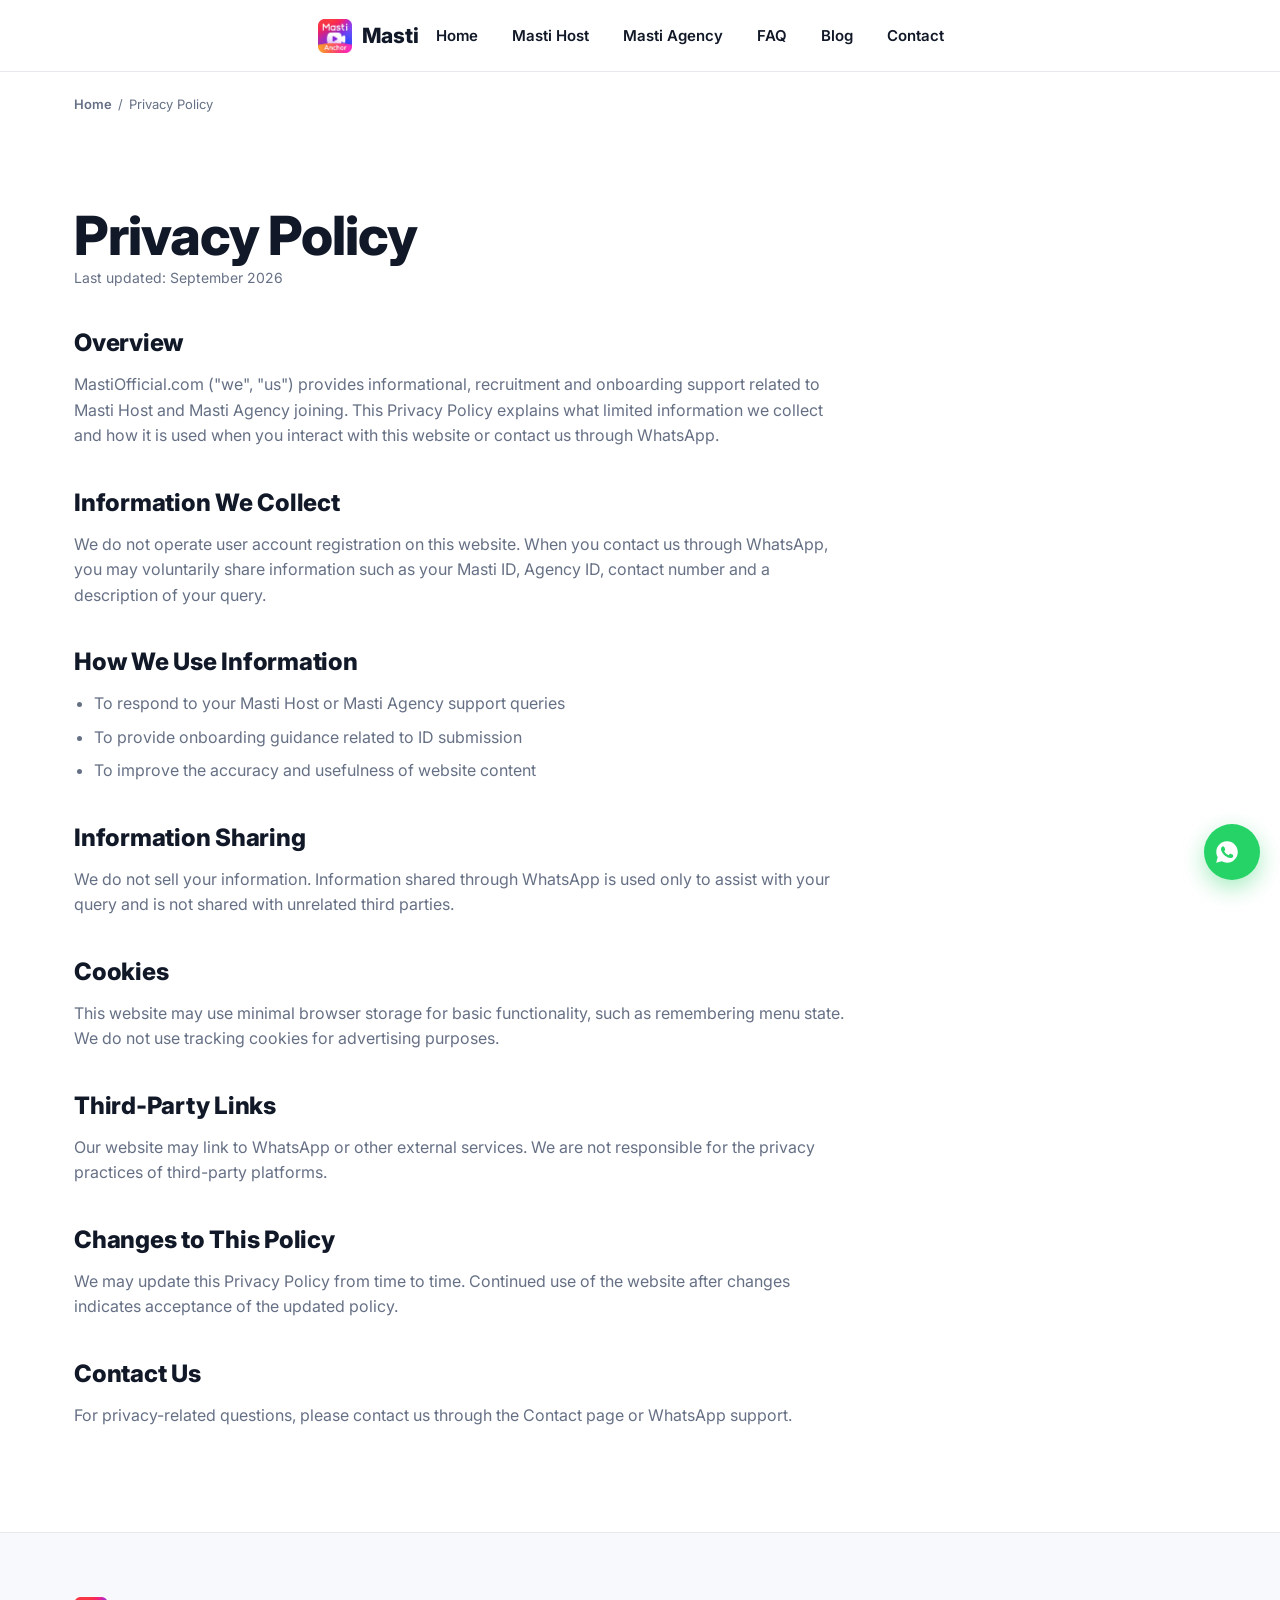
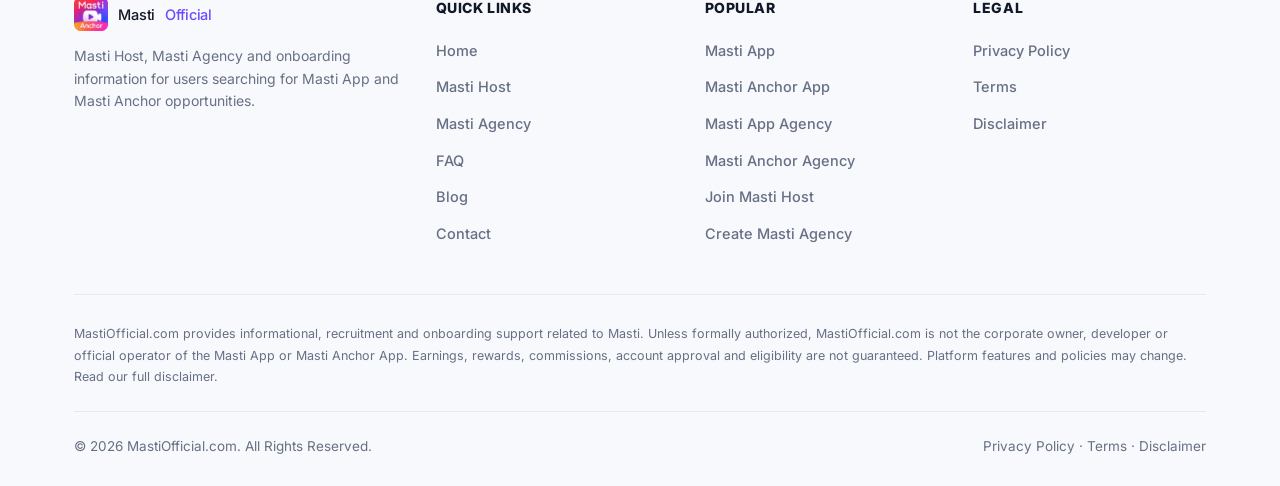
<file: privacy-policy/index.html>
<!DOCTYPE html>
<html lang="en">
<head>
<meta charset="UTF-8">
<meta name="viewport" content="width=device-width, initial-scale=1.0">
<title>Privacy Policy | MastiOfficial</title>
<meta name="description" content="Read the MastiOfficial.com privacy policy covering how information is collected and used when you contact us about Masti Host or Masti Agency.">
<link rel="canonical" href="https://mastiofficial.com/privacy-policy/">
<meta name="robots" content="index, follow">

<meta property="og:title" content="Privacy Policy | MastiOfficial">
<meta property="og:description" content="Read the MastiOfficial.com privacy policy covering how information is collected and used.">
<meta property="og:url" content="https://mastiofficial.com/privacy-policy/">
<meta property="og:type" content="website">
<meta property="og:site_name" content="MastiOfficial">

<meta name="twitter:card" content="summary">
<meta name="twitter:title" content="Privacy Policy | MastiOfficial">
<meta name="twitter:description" content="MastiOfficial.com privacy policy.">

<link rel="preconnect" href="https://fonts.googleapis.com">
<link rel="preconnect" href="https://fonts.gstatic.com" crossorigin>
<link href="https://fonts.googleapis.com/css2?family=Inter:wght@400;500;600;700;800&display=swap" rel="stylesheet">
<link rel="stylesheet" href="/assets/css/style.css">
<link rel="icon" type="image/jpeg" href="/assets/images/logo.jpg">
<link rel="apple-touch-icon" href="/assets/images/logo.jpg">

<script type="application/ld+json">
{
  "@context": "https://schema.org",
  "@type": "BreadcrumbList",
  "itemListElement": [
    {"@type":"ListItem","position":1,"name":"Home","item":"https://mastiofficial.com/"},
    {"@type":"ListItem","position":2,"name":"Privacy Policy","item":"https://mastiofficial.com/privacy-policy/"}
  ]
}
</script>
</head>
<body>
<a href="#main" class="skip-link">Skip to content</a>

<header class="site-header">
  <div class="container header-inner">
    <a href="/" class="logo" aria-label="MastiOfficial Home">
      <img src="/assets/images/logo.jpg" alt="MastiOfficial logo" width="34" height="34">
      <span class="logo-dark">Masti</span>
    </a>
    <nav class="main-nav" aria-label="Primary">
      <ul>
        <li><a href="/">Home</a></li>
        <li><a href="/masti-host/">Masti Host</a></li>
        <li><a href="/masti-agency/">Masti Agency</a></li>
        <li><a href="/faq/">FAQ</a></li>
        <li><a href="/blog/">Blog</a></li>
        <li><a href="/contact/">Contact</a></li>
      </ul>
    </nav>
    <div class="header-right">
      <button class="hamburger" aria-label="Open menu" aria-expanded="false" aria-controls="mobileMenu">
        <svg class="icon-menu" viewBox="0 0 24 24" fill="none" stroke="currentColor" stroke-width="2" stroke-linecap="round" aria-hidden="true"><line x1="3" y1="6" x2="21" y2="6"/><line x1="3" y1="12" x2="21" y2="12"/><line x1="3" y1="18" x2="21" y2="18"/></svg>
        <svg class="icon-close" viewBox="0 0 24 24" fill="none" stroke="currentColor" stroke-width="2" stroke-linecap="round" aria-hidden="true"><line x1="6" y1="6" x2="18" y2="18"/><line x1="18" y1="6" x2="6" y2="18"/></svg>
      </button>
    </div>
  </div>
</header>

<div class="mobile-menu" id="mobileMenu">
  <nav aria-label="Mobile">
    <ul>
      <li><a href="/">Home</a></li>
      <li><a href="/masti-host/">Masti Host</a></li>
      <li><a href="/masti-agency/">Masti Agency</a></li>
      <li><a href="/faq/">FAQ</a></li>
      <li><a href="/blog/">Blog</a></li>
      <li><a href="/contact/">Contact</a></li>
    </ul>
    <a href="#" data-action="whatsapp" class="btn btn-whatsapp btn-block">WhatsApp Support</a>
  </nav>
</div>

<main id="main">

<div class="container breadcrumb">
  <a href="/">Home</a><span aria-hidden="true">/</span><span>Privacy Policy</span>
</div>

<section>
  <div class="container">
    <div class="legal-content">
      <h1>Privacy Policy</h1>
      <p class="legal-updated">Last updated: September 2026</p>

      <h2>Overview</h2>
      <p>MastiOfficial.com ("we", "us") provides informational, recruitment and onboarding support related to Masti Host and Masti Agency joining. This Privacy Policy explains what limited information we collect and how it is used when you interact with this website or contact us through WhatsApp.</p>

      <h2>Information We Collect</h2>
      <p>We do not operate user account registration on this website. When you contact us through WhatsApp, you may voluntarily share information such as your Masti ID, Agency ID, contact number and a description of your query.</p>

      <h2>How We Use Information</h2>
      <ul>
        <li>To respond to your Masti Host or Masti Agency support queries</li>
        <li>To provide onboarding guidance related to ID submission</li>
        <li>To improve the accuracy and usefulness of website content</li>
      </ul>

      <h2>Information Sharing</h2>
      <p>We do not sell your information. Information shared through WhatsApp is used only to assist with your query and is not shared with unrelated third parties.</p>

      <h2>Cookies</h2>
      <p>This website may use minimal browser storage for basic functionality, such as remembering menu state. We do not use tracking cookies for advertising purposes.</p>

      <h2>Third-Party Links</h2>
      <p>Our website may link to WhatsApp or other external services. We are not responsible for the privacy practices of third-party platforms.</p>

      <h2>Changes to This Policy</h2>
      <p>We may update this Privacy Policy from time to time. Continued use of the website after changes indicates acceptance of the updated policy.</p>

      <h2>Contact Us</h2>
      <p>For privacy-related questions, please contact us through the <a href="/contact/">Contact page</a> or WhatsApp support.</p>
    </div>
  </div>
</section>

</main>

<footer class="site-footer">
  <div class="container">
    <div class="footer-grid">
      <div class="footer-col">
        <a href="/" class="logo"><img src="/assets/images/logo.jpg" alt="MastiOfficial logo" width="34" height="34"><span class="logo-dark">Masti</span><span class="logo-accent">Official</span></a>
        <p>Masti Host, Masti Agency and onboarding information for users searching for Masti App and Masti Anchor opportunities.</p>
      </div>
      <div class="footer-col">
        <h4>Quick Links</h4>
        <ul>
          <li><a href="/">Home</a></li>
          <li><a href="/masti-host/">Masti Host</a></li>
          <li><a href="/masti-agency/">Masti Agency</a></li>
          <li><a href="/faq/">FAQ</a></li>
          <li><a href="/blog/">Blog</a></li>
          <li><a href="/contact/">Contact</a></li>
        </ul>
      </div>
      <div class="footer-col">
        <h4>Popular</h4>
        <ul>
          <li><a href="/#about-masti">Masti App</a></li>
          <li><a href="/#masti-anchor">Masti Anchor App</a></li>
          <li><a href="/masti-agency/">Masti App Agency</a></li>
          <li><a href="/masti-agency/#masti-anchor-agency">Masti Anchor Agency</a></li>
          <li><a href="/masti-host/">Join Masti Host</a></li>
          <li><a href="/masti-agency/">Create Masti Agency</a></li>
        </ul>
      </div>
      <div class="footer-col">
        <h4>Legal</h4>
        <ul>
          <li><a href="/privacy-policy/">Privacy Policy</a></li>
          <li><a href="/terms/">Terms</a></li>
          <li><a href="/disclaimer/">Disclaimer</a></li>
        </ul>
      </div>
    </div>
    <div class="footer-disclaimer">
      MastiOfficial.com provides informational, recruitment and onboarding support related to Masti. Unless formally authorized, MastiOfficial.com is not the corporate owner, developer or official operator of the Masti App or Masti Anchor App. Earnings, rewards, commissions, account approval and eligibility are not guaranteed. Platform features and policies may change. Read our <a href="/disclaimer/">full disclaimer</a>.
    </div>
    <div class="footer-bottom">
      <span>&copy; 2026 MastiOfficial.com. All Rights Reserved.</span>
      <span><a href="/privacy-policy/">Privacy Policy</a> &middot; <a href="/terms/">Terms</a> &middot; <a href="/disclaimer/">Disclaimer</a></span>
    </div>
  </div>
</footer>

<a href="#" data-action="whatsapp" class="whatsapp-float" aria-label="Chat on WhatsApp">
  <svg viewBox="0 0 24 24" fill="currentColor" aria-hidden="true"><path d="M12.04 2C6.58 2 2.13 6.45 2.13 11.91c0 1.75.46 3.45 1.32 4.95L2 22l5.25-1.38a9.9 9.9 0 0 0 4.79 1.22h.01c5.46 0 9.91-4.45 9.91-9.91C21.96 6.45 17.5 2 12.04 2zm5.8 14.11c-.24.68-1.4 1.3-1.93 1.38-.5.08-1.12.11-1.8-.11-.41-.13-.94-.3-1.62-.6-2.85-1.23-4.71-4.1-4.85-4.29-.14-.19-1.16-1.54-1.16-2.94 0-1.4.73-2.08 1-2.37.26-.28.57-.35.76-.35s.38 0 .55.01c.18.01.41-.07.64.49.24.58.81 2 .88 2.15.07.15.12.32.02.51-.09.19-.14.31-.28.48-.14.17-.29.37-.42.5-.14.14-.28.29-.12.57.16.28.71 1.17 1.53 1.9 1.05.94 1.94 1.23 2.22 1.37.28.14.44.12.6-.07.16-.19.68-.79.86-1.06.18-.28.36-.23.6-.14.24.09 1.53.72 1.79.85.26.13.43.19.5.3.07.11.07.62-.17 1.3z"/></svg>
  <span>Chat on WhatsApp</span>
</a>

<script src="/assets/js/main.js"></script>
</body>
</html>
</file>
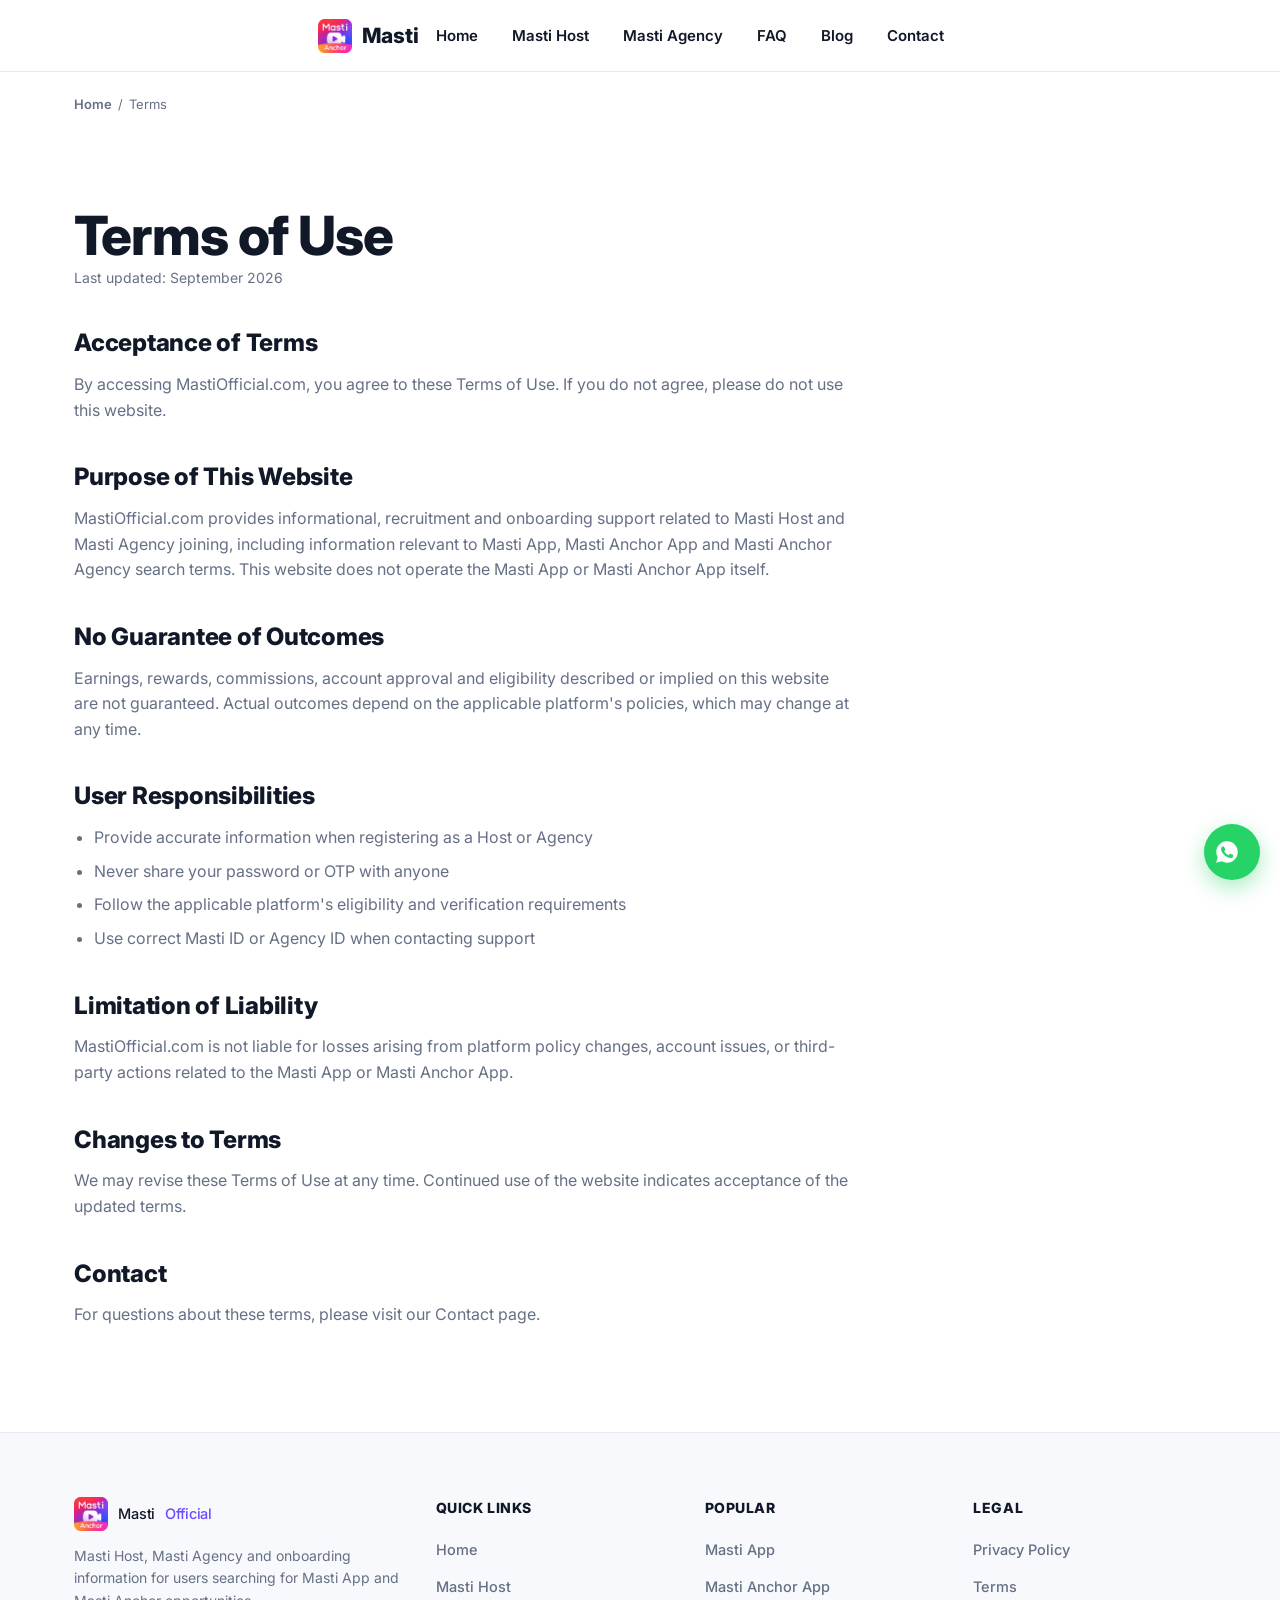
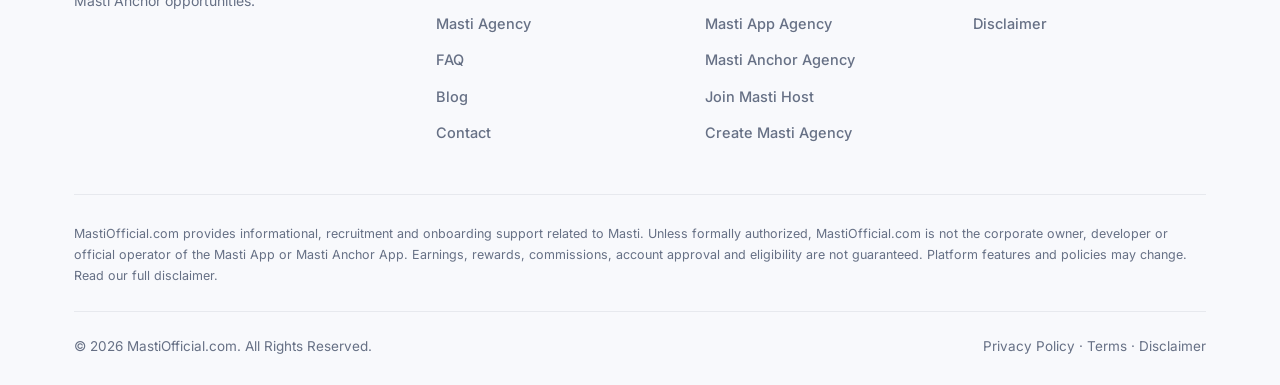
<file: terms/index.html>
<!DOCTYPE html>
<html lang="en">
<head>
<meta charset="UTF-8">
<meta name="viewport" content="width=device-width, initial-scale=1.0">
<title>Terms of Use | MastiOfficial</title>
<meta name="description" content="Read the MastiOfficial.com terms of use for the Masti Host and Masti Agency joining and onboarding information website.">
<link rel="canonical" href="https://mastiofficial.com/terms/">
<meta name="robots" content="index, follow">

<meta property="og:title" content="Terms of Use | MastiOfficial">
<meta property="og:description" content="Read the MastiOfficial.com terms of use.">
<meta property="og:url" content="https://mastiofficial.com/terms/">
<meta property="og:type" content="website">
<meta property="og:site_name" content="MastiOfficial">

<meta name="twitter:card" content="summary">
<meta name="twitter:title" content="Terms of Use | MastiOfficial">
<meta name="twitter:description" content="MastiOfficial.com terms of use.">

<link rel="preconnect" href="https://fonts.googleapis.com">
<link rel="preconnect" href="https://fonts.gstatic.com" crossorigin>
<link href="https://fonts.googleapis.com/css2?family=Inter:wght@400;500;600;700;800&display=swap" rel="stylesheet">
<link rel="stylesheet" href="/assets/css/style.css">
<link rel="icon" type="image/jpeg" href="/assets/images/logo.jpg">
<link rel="apple-touch-icon" href="/assets/images/logo.jpg">

<script type="application/ld+json">
{
  "@context": "https://schema.org",
  "@type": "BreadcrumbList",
  "itemListElement": [
    {"@type":"ListItem","position":1,"name":"Home","item":"https://mastiofficial.com/"},
    {"@type":"ListItem","position":2,"name":"Terms","item":"https://mastiofficial.com/terms/"}
  ]
}
</script>
</head>
<body>
<a href="#main" class="skip-link">Skip to content</a>

<header class="site-header">
  <div class="container header-inner">
    <a href="/" class="logo" aria-label="MastiOfficial Home">
      <img src="/assets/images/logo.jpg" alt="MastiOfficial logo" width="34" height="34">
      <span class="logo-dark">Masti</span>
    </a>
    <nav class="main-nav" aria-label="Primary">
      <ul>
        <li><a href="/">Home</a></li>
        <li><a href="/masti-host/">Masti Host</a></li>
        <li><a href="/masti-agency/">Masti Agency</a></li>
        <li><a href="/faq/">FAQ</a></li>
        <li><a href="/blog/">Blog</a></li>
        <li><a href="/contact/">Contact</a></li>
      </ul>
    </nav>
    <div class="header-right">
      <button class="hamburger" aria-label="Open menu" aria-expanded="false" aria-controls="mobileMenu">
        <svg class="icon-menu" viewBox="0 0 24 24" fill="none" stroke="currentColor" stroke-width="2" stroke-linecap="round" aria-hidden="true"><line x1="3" y1="6" x2="21" y2="6"/><line x1="3" y1="12" x2="21" y2="12"/><line x1="3" y1="18" x2="21" y2="18"/></svg>
        <svg class="icon-close" viewBox="0 0 24 24" fill="none" stroke="currentColor" stroke-width="2" stroke-linecap="round" aria-hidden="true"><line x1="6" y1="6" x2="18" y2="18"/><line x1="18" y1="6" x2="6" y2="18"/></svg>
      </button>
    </div>
  </div>
</header>

<div class="mobile-menu" id="mobileMenu">
  <nav aria-label="Mobile">
    <ul>
      <li><a href="/">Home</a></li>
      <li><a href="/masti-host/">Masti Host</a></li>
      <li><a href="/masti-agency/">Masti Agency</a></li>
      <li><a href="/faq/">FAQ</a></li>
      <li><a href="/blog/">Blog</a></li>
      <li><a href="/contact/">Contact</a></li>
    </ul>
    <a href="#" data-action="whatsapp" class="btn btn-whatsapp btn-block">WhatsApp Support</a>
  </nav>
</div>

<main id="main">

<div class="container breadcrumb">
  <a href="/">Home</a><span aria-hidden="true">/</span><span>Terms</span>
</div>

<section>
  <div class="container">
    <div class="legal-content">
      <h1>Terms of Use</h1>
      <p class="legal-updated">Last updated: September 2026</p>

      <h2>Acceptance of Terms</h2>
      <p>By accessing MastiOfficial.com, you agree to these Terms of Use. If you do not agree, please do not use this website.</p>

      <h2>Purpose of This Website</h2>
      <p>MastiOfficial.com provides informational, recruitment and onboarding support related to Masti Host and Masti Agency joining, including information relevant to Masti App, Masti Anchor App and Masti Anchor Agency search terms. This website does not operate the Masti App or Masti Anchor App itself.</p>

      <h2>No Guarantee of Outcomes</h2>
      <p>Earnings, rewards, commissions, account approval and eligibility described or implied on this website are not guaranteed. Actual outcomes depend on the applicable platform's policies, which may change at any time.</p>

      <h2>User Responsibilities</h2>
      <ul>
        <li>Provide accurate information when registering as a Host or Agency</li>
        <li>Never share your password or OTP with anyone</li>
        <li>Follow the applicable platform's eligibility and verification requirements</li>
        <li>Use correct Masti ID or Agency ID when contacting support</li>
      </ul>

      <h2>Limitation of Liability</h2>
      <p>MastiOfficial.com is not liable for losses arising from platform policy changes, account issues, or third-party actions related to the Masti App or Masti Anchor App.</p>

      <h2>Changes to Terms</h2>
      <p>We may revise these Terms of Use at any time. Continued use of the website indicates acceptance of the updated terms.</p>

      <h2>Contact</h2>
      <p>For questions about these terms, please visit our <a href="/contact/">Contact page</a>.</p>
    </div>
  </div>
</section>

</main>

<footer class="site-footer">
  <div class="container">
    <div class="footer-grid">
      <div class="footer-col">
        <a href="/" class="logo"><img src="/assets/images/logo.jpg" alt="MastiOfficial logo" width="34" height="34"><span class="logo-dark">Masti</span><span class="logo-accent">Official</span></a>
        <p>Masti Host, Masti Agency and onboarding information for users searching for Masti App and Masti Anchor opportunities.</p>
      </div>
      <div class="footer-col">
        <h4>Quick Links</h4>
        <ul>
          <li><a href="/">Home</a></li>
          <li><a href="/masti-host/">Masti Host</a></li>
          <li><a href="/masti-agency/">Masti Agency</a></li>
          <li><a href="/faq/">FAQ</a></li>
          <li><a href="/blog/">Blog</a></li>
          <li><a href="/contact/">Contact</a></li>
        </ul>
      </div>
      <div class="footer-col">
        <h4>Popular</h4>
        <ul>
          <li><a href="/#about-masti">Masti App</a></li>
          <li><a href="/#masti-anchor">Masti Anchor App</a></li>
          <li><a href="/masti-agency/">Masti App Agency</a></li>
          <li><a href="/masti-agency/#masti-anchor-agency">Masti Anchor Agency</a></li>
          <li><a href="/masti-host/">Join Masti Host</a></li>
          <li><a href="/masti-agency/">Create Masti Agency</a></li>
        </ul>
      </div>
      <div class="footer-col">
        <h4>Legal</h4>
        <ul>
          <li><a href="/privacy-policy/">Privacy Policy</a></li>
          <li><a href="/terms/">Terms</a></li>
          <li><a href="/disclaimer/">Disclaimer</a></li>
        </ul>
      </div>
    </div>
    <div class="footer-disclaimer">
      MastiOfficial.com provides informational, recruitment and onboarding support related to Masti. Unless formally authorized, MastiOfficial.com is not the corporate owner, developer or official operator of the Masti App or Masti Anchor App. Earnings, rewards, commissions, account approval and eligibility are not guaranteed. Platform features and policies may change. Read our <a href="/disclaimer/">full disclaimer</a>.
    </div>
    <div class="footer-bottom">
      <span>&copy; 2026 MastiOfficial.com. All Rights Reserved.</span>
      <span><a href="/privacy-policy/">Privacy Policy</a> &middot; <a href="/terms/">Terms</a> &middot; <a href="/disclaimer/">Disclaimer</a></span>
    </div>
  </div>
</footer>

<a href="#" data-action="whatsapp" class="whatsapp-float" aria-label="Chat on WhatsApp">
  <svg viewBox="0 0 24 24" fill="currentColor" aria-hidden="true"><path d="M12.04 2C6.58 2 2.13 6.45 2.13 11.91c0 1.75.46 3.45 1.32 4.95L2 22l5.25-1.38a9.9 9.9 0 0 0 4.79 1.22h.01c5.46 0 9.91-4.45 9.91-9.91C21.96 6.45 17.5 2 12.04 2zm5.8 14.11c-.24.68-1.4 1.3-1.93 1.38-.5.08-1.12.11-1.8-.11-.41-.13-.94-.3-1.62-.6-2.85-1.23-4.71-4.1-4.85-4.29-.14-.19-1.16-1.54-1.16-2.94 0-1.4.73-2.08 1-2.37.26-.28.57-.35.76-.35s.38 0 .55.01c.18.01.41-.07.64.49.24.58.81 2 .88 2.15.07.15.12.32.02.51-.09.19-.14.31-.28.48-.14.17-.29.37-.42.5-.14.14-.28.29-.12.57.16.28.71 1.17 1.53 1.9 1.05.94 1.94 1.23 2.22 1.37.28.14.44.12.6-.07.16-.19.68-.79.86-1.06.18-.28.36-.23.6-.14.24.09 1.53.72 1.79.85.26.13.43.19.5.3.07.11.07.62-.17 1.3z"/></svg>
  <span>Chat on WhatsApp</span>
</a>

<script src="/assets/js/main.js"></script>
</body>
</html>
</file>
<file: assets/css/style.css>
/* =========================================================
   MastiOfficial — Global Stylesheet
   Pure CSS3, no framework. Mobile-first responsive design.
   ========================================================= */

/* =====================
   CSS Variables
   ===================== */
:root {
  --primary: #6D4AFF;
  --primary-dark: #5637E6;
  --primary-soft: #F3F0FF;
  --text: #111827;
  --text-secondary: #667085;
  --border: #E7E9EE;
  --background: #FFFFFF;
  --background-soft: #F8F9FC;
  --whatsapp: #25D366;
  --whatsapp-dark: #1EBE57;

  --radius-btn: 11px;
  --radius-card: 18px;
  --shadow-soft: 0 4px 18px rgba(17, 24, 39, 0.06);
  --shadow-hover: 0 10px 28px rgba(17, 24, 39, 0.10);

  --container-width: 1180px;
  --gutter-desktop: 24px;
  --gutter-mobile: 18px;
  --section-gap-desktop: 90px;
  --section-gap-mobile: 65px;
}

/* =====================
   Reset
   ===================== */
*, *::before, *::after { box-sizing: border-box; }
html, body, h1, h2, h3, h4, p, ul, ol, figure, blockquote { margin: 0; padding: 0; }
ul, ol { list-style: none; }
a { color: inherit; text-decoration: none; }
img { max-width: 100%; display: block; }
button { font: inherit; cursor: pointer; }
input, textarea, select { font: inherit; }

html {
  scroll-behavior: smooth;
  -webkit-text-size-adjust: 100%;
}

@media (prefers-reduced-motion: reduce) {
  html { scroll-behavior: auto; }
  *, *::before, *::after {
    animation-duration: 0.001ms !important;
    animation-iteration-count: 1 !important;
    transition-duration: 0.001ms !important;
    scroll-behavior: auto !important;
  }
}

body {
  font-family: "Inter", Arial, sans-serif;
  color: var(--text);
  background: var(--background);
  line-height: 1.6;
  font-size: 16px;
  -webkit-font-smoothing: antialiased;
}

body.menu-open { overflow: hidden; }

/* Focus visibility */
a:focus-visible,
button:focus-visible,
input:focus-visible,
textarea:focus-visible,
summary:focus-visible {
  outline: 2px solid var(--primary);
  outline-offset: 2px;
  border-radius: 4px;
}

/* =====================
   Layout helpers
   ===================== */
.container {
  max-width: var(--container-width);
  margin: 0 auto;
  padding: 0 var(--gutter-mobile);
}
@media (min-width: 768px) {
  .container { padding: 0 var(--gutter-desktop); }
}

section, .section {
  padding: var(--section-gap-mobile) 0;
}
@media (min-width: 1024px) {
  section, .section { padding: var(--section-gap-desktop) 0; }
}

.section-soft { background: var(--background-soft); }
.section-purple-soft { background: var(--primary-soft); }

.eyebrow {
  display: inline-block;
  font-size: 13px;
  font-weight: 700;
  letter-spacing: 0.04em;
  text-transform: uppercase;
  color: var(--primary);
  background: var(--primary-soft);
  padding: 6px 14px;
  border-radius: 999px;
  margin-bottom: 16px;
}

.section-head {
  max-width: 680px;
  margin: 0 0 44px;
}
.section-head.center { margin-left: auto; margin-right: auto; text-align: center; }

h1 {
  font-size: 34px;
  font-weight: 800;
  line-height: 1.15;
  letter-spacing: -0.02em;
}
h2 {
  font-size: 30px;
  font-weight: 800;
  line-height: 1.2;
  letter-spacing: -0.01em;
}
h3 {
  font-size: 20px;
  font-weight: 700;
  line-height: 1.3;
}
p { color: var(--text-secondary); font-weight: 400; }
.lead { font-size: 18px; }
.text-small { font-size: 14px; }

@media (min-width: 768px) {
  h1 { font-size: 46px; }
  h2 { font-size: 36px; }
}
@media (min-width: 1024px) {
  h1 { font-size: 54px; }
  h2 { font-size: 38px; }
}

.text-center { text-align: center; }
.mt-8 { margin-top: 8px; }
.mt-16 { margin-top: 16px; }
.mt-24 { margin-top: 24px; }
.mt-32 { margin-top: 32px; }
.mt-40 { margin-top: 40px; }
.mb-16 { margin-bottom: 16px; }
.mb-24 { margin-bottom: 24px; }

/* =====================
   Buttons
   ===================== */
.btn {
  display: inline-flex;
  align-items: center;
  justify-content: center;
  gap: 8px;
  padding: 14px 26px;
  border-radius: var(--radius-btn);
  font-weight: 700;
  font-size: 16px;
  border: 1px solid transparent;
  transition: transform 0.15s ease, box-shadow 0.15s ease, background 0.15s ease, color 0.15s ease;
  white-space: nowrap;
}
.btn:hover { transform: translateY(-2px); }
.btn-primary {
  background: var(--primary);
  color: #fff;
  box-shadow: var(--shadow-soft);
}
.btn-primary:hover { background: var(--primary-dark); box-shadow: var(--shadow-hover); }

.btn-outline {
  background: #fff;
  color: var(--primary);
  border-color: var(--primary);
}
.btn-outline:hover { background: var(--primary-soft); }

.btn-whatsapp {
  background: var(--whatsapp);
  color: #fff;
}
.btn-whatsapp:hover { background: var(--whatsapp-dark); box-shadow: var(--shadow-hover); }

.btn-whatsapp-outline {
  background: #fff;
  color: var(--whatsapp);
  border-color: var(--whatsapp);
}
.btn-whatsapp-outline:hover { background: #eafcf1; }

.btn-block { width: 100%; }
.btn-sm { padding: 10px 18px; font-size: 14px; }

.btn-row {
  display: flex;
  flex-wrap: wrap;
  gap: 14px;
  align-items: center;
}

@media (max-width: 480px) {
  .btn-row .btn { flex: 1 1 100%; }
}

/* =====================
   Header
   ===================== */
.site-header {
  position: sticky;
  top: 0;
  z-index: 500;
  background: rgba(255,255,255,0.96);
  backdrop-filter: saturate(180%) blur(6px);
  border-bottom: 1px solid var(--border);
  height: 72px;
  display: flex;
  align-items: center;
}
.header-inner {
  display: flex;
  align-items: center;
  justify-content: space-between;
  gap: 16px;
}
.logo {
  display: flex;
  align-items: center;
  gap: 10px;
  font-size: 21px;
  font-weight: 800;
  letter-spacing: -0.01em;
  flex-shrink: 0;
}
.logo img { height: 34px; width: auto; }
.logo .logo-dark { color: var(--text); }
.logo .logo-accent { color: var(--primary); }

.main-nav {
  display: none;
}
.main-nav ul {
  display: flex;
  align-items: center;
  gap: 30px;
}
.main-nav a {
  font-weight: 600;
  font-size: 15px;
  color: var(--text);
  padding: 8px 2px;
  position: relative;
  transition: color 0.15s ease;
}
.main-nav a:hover, .main-nav a.active { color: var(--primary); }
.main-nav a.active::after {
  content: "";
  position: absolute;
  left: 0; right: 0; bottom: -4px;
  height: 2px;
  background: var(--primary);
  border-radius: 2px;
}

.header-right { display: flex; align-items: center; gap: 12px; margin-left: auto; }
.header-right .btn { padding: 10px 18px; font-size: 14px; }

.hamburger {
  display: inline-flex;
  align-items: center;
  justify-content: center;
  width: 42px;
  height: 42px;
  border-radius: 10px;
  border: 1px solid var(--border);
  background: #fff;
}
.hamburger svg { width: 20px; height: 20px; }
.hamburger .icon-close { display: none; }
.hamburger[aria-expanded="true"] .icon-menu { display: none; }
.hamburger[aria-expanded="true"] .icon-close { display: block; }

@media (min-width: 1024px) {
  .main-nav { display: block; }
  .hamburger { display: none; }
}

/* Mobile menu panel */
.mobile-menu {
  position: fixed;
  top: 72px;
  left: 0;
  right: 0;
  bottom: 0;
  background: #fff;
  z-index: 490;
  padding: 24px var(--gutter-mobile) 32px;
  overflow-y: auto;
  transform: translateY(-8px);
  opacity: 0;
  pointer-events: none;
  transition: opacity 0.18s ease, transform 0.18s ease;
}
.mobile-menu.is-open {
  opacity: 1;
  transform: translateY(0);
  pointer-events: auto;
}
.mobile-menu ul { display: flex; flex-direction: column; gap: 4px; }
.mobile-menu a {
  display: block;
  padding: 14px 4px;
  font-size: 17px;
  font-weight: 600;
  border-bottom: 1px solid var(--border);
}
.mobile-menu .btn { margin-top: 20px; }

@media (min-width: 1024px) {
  .mobile-menu { display: none !important; }
}

/* =====================
   Hero
   ===================== */
.hero { padding: 48px 0 var(--section-gap-mobile); }
@media (min-width: 1024px) { .hero { padding: 72px 0 var(--section-gap-desktop); } }

.hero-grid {
  display: grid;
  grid-template-columns: 1fr;
  gap: 44px;
  align-items: center;
}
@media (min-width: 1024px) {
  .hero-grid { grid-template-columns: 1.05fr 0.95fr; gap: 56px; }
}

.hero-copy p { font-size: 17px; max-width: 560px; }
.hero-copy .lead-secondary { font-size: 15px; margin-top: 14px; }

.hero-note {
  margin-top: 22px;
  display: flex;
  flex-wrap: wrap;
  align-items: center;
  gap: 12px;
  font-size: 14px;
  font-weight: 600;
  color: var(--text);
}

/* Hero visual mockup */
.hero-visual {
  position: relative;
  background: linear-gradient(160deg, var(--primary-soft), #ffffff 70%);
  border: 1px solid var(--border);
  border-radius: 24px;
  padding: 28px;
  min-height: 380px;
}
.hero-visual-grid {
  display: grid;
  grid-template-columns: 1fr 1fr;
  gap: 14px;
}
.mock-card {
  background: #fff;
  border: 1px solid var(--border);
  border-radius: 16px;
  padding: 18px;
  box-shadow: var(--shadow-soft);
  transition: transform 0.2s ease;
}
.mock-card:hover { transform: translateY(-3px); }
.mock-card .mock-icon {
  width: 38px; height: 38px;
  border-radius: 10px;
  background: var(--primary-soft);
  color: var(--primary);
  display: flex; align-items: center; justify-content: center;
  margin-bottom: 12px;
}
.mock-card .mock-icon svg { width: 20px; height: 20px; }
.mock-card h4 { font-size: 15px; font-weight: 700; margin-bottom: 4px; }
.mock-card p { font-size: 13px; margin: 0; }
.mock-card.mock-wide { grid-column: 1 / -1; display: flex; align-items: center; gap: 14px; }
.mock-card.mock-wide .mock-icon { margin-bottom: 0; flex-shrink: 0; }
.mock-card.mock-wide .mock-bar { flex: 1; height: 8px; border-radius: 6px; background: var(--primary-soft); overflow: hidden; }
.mock-card.mock-wide .mock-bar span { display: block; height: 100%; width: 62%; background: var(--primary); border-radius: 6px; }

/* =====================
   Trust row
   ===================== */
.trust-row {
  padding: 34px 0;
  border-top: 1px solid var(--border);
  border-bottom: 1px solid var(--border);
}
.trust-grid {
  display: grid;
  grid-template-columns: repeat(2, 1fr);
  gap: 18px;
}
@media (min-width: 768px) {
  .trust-grid { grid-template-columns: repeat(4, 1fr); }
}
.trust-item {
  display: flex;
  align-items: center;
  gap: 10px;
  font-weight: 600;
  font-size: 14px;
}
.trust-item .check {
  width: 26px; height: 26px;
  border-radius: 50%;
  background: var(--primary-soft);
  color: var(--primary);
  display: flex; align-items: center; justify-content: center;
  flex-shrink: 0;
}
.trust-item .check svg { width: 14px; height: 14px; }

/* =====================
   Two-column content
   ===================== */
.content-grid {
  display: grid;
  grid-template-columns: 1fr;
  gap: 40px;
  align-items: center;
}
@media (min-width: 1024px) {
  .content-grid { grid-template-columns: 1fr 1fr; gap: 60px; }
}
.content-grid.reverse .content-visual { order: -1; }
@media (min-width: 1024px) {
  .content-grid.reverse .content-visual { order: 2; }
}

/* =====================
   Cards grid
   ===================== */
.cards-grid {
  display: grid;
  grid-template-columns: 1fr;
  gap: 20px;
}
@media (min-width: 640px) {
  .cards-grid.cols-2 { grid-template-columns: 1fr 1fr; }
  .cards-grid.cols-3 { grid-template-columns: repeat(2, 1fr); }
}
@media (min-width: 1024px) {
  .cards-grid.cols-3 { grid-template-columns: repeat(3, 1fr); }
  .cards-grid.cols-6 { grid-template-columns: repeat(3, 1fr); }
}
@media (min-width: 640px) {
  .cards-grid.cols-6 { grid-template-columns: repeat(2, 1fr); }
}

.card {
  background: #fff;
  border: 1px solid var(--border);
  border-radius: var(--radius-card);
  padding: 28px;
  box-shadow: var(--shadow-soft);
  transition: transform 0.2s ease, box-shadow 0.2s ease;
}
.card:hover { transform: translateY(-3px); box-shadow: var(--shadow-hover); }

.card-icon {
  width: 46px; height: 46px;
  border-radius: 12px;
  background: var(--primary-soft);
  color: var(--primary);
  display: flex; align-items: center; justify-content: center;
  margin-bottom: 16px;
}
.card-icon svg { width: 22px; height: 22px; }

.card h3 { margin-bottom: 8px; }
.card p { margin-bottom: 0; }

.card-list { margin-top: 16px; display: flex; flex-direction: column; gap: 10px; }
.card-list li {
  display: flex;
  align-items: flex-start;
  gap: 10px;
  font-size: 14.5px;
  color: var(--text);
  font-weight: 500;
}
.card-list li svg { width: 16px; height: 16px; color: var(--primary); flex-shrink: 0; margin-top: 3px; }

/* Role selector large cards */
.role-card {
  background: #fff;
  border: 1px solid var(--border);
  border-radius: 22px;
  padding: 36px;
  box-shadow: var(--shadow-soft);
  display: flex;
  flex-direction: column;
  transition: transform 0.2s ease, box-shadow 0.2s ease;
}
.role-card:hover { transform: translateY(-4px); box-shadow: var(--shadow-hover); }
.role-card .card-icon { width: 54px; height: 54px; border-radius: 14px; }
.role-card .card-icon svg { width: 26px; height: 26px; }
.role-card h3 { font-size: 24px; margin-bottom: 10px; }
.role-card .btn { margin-top: 26px; align-self: flex-start; }

/* Mini cards (host/agency preview) */
.mini-cards {
  display: grid;
  grid-template-columns: repeat(2, 1fr);
  gap: 14px;
  margin-top: 26px;
}
@media (min-width: 640px) { .mini-cards { grid-template-columns: repeat(4, 1fr); } }
.mini-card {
  background: #fff;
  border: 1px solid var(--border);
  border-radius: 14px;
  padding: 18px 14px;
  text-align: center;
  font-weight: 700;
  font-size: 14px;
}
.mini-card .mock-icon { margin: 0 auto 10px; }

/* =====================
   Steps
   ===================== */
.steps-grid {
  display: grid;
  grid-template-columns: 1fr;
  gap: 18px;
}
@media (min-width: 1024px) {
  .steps-grid { grid-template-columns: repeat(5, 1fr); gap: 16px; }
}
.step-card {
  background: #fff;
  border: 1px solid var(--border);
  border-radius: 16px;
  padding: 24px 20px;
  position: relative;
}
.step-number {
  font-size: 26px;
  font-weight: 800;
  color: var(--primary-soft);
  -webkit-text-stroke: 1.5px var(--primary);
  color: transparent;
  margin-bottom: 10px;
  display: block;
}
.step-card h4 { font-size: 16px; font-weight: 700; margin-bottom: 6px; }
.step-card p { font-size: 14px; margin: 0; }

/* =====================
   Comparison table
   ===================== */
.compare-table-wrap { overflow-x: auto; border: 1px solid var(--border); border-radius: 16px; }
.compare-table { width: 100%; border-collapse: collapse; min-width: 520px; background: #fff; }
.compare-table th, .compare-table td {
  padding: 16px 20px;
  text-align: left;
  border-bottom: 1px solid var(--border);
  font-size: 15px;
}
.compare-table th {
  background: var(--background-soft);
  font-weight: 700;
  color: var(--text);
}
.compare-table td { color: var(--text-secondary); }
.compare-table tr:last-child td { border-bottom: none; }
.compare-table td:first-child, .compare-table th:first-child { font-weight: 700; color: var(--text); }

/* =====================
   ID Support cards
   ===================== */
.id-support-grid {
  display: grid;
  grid-template-columns: 1fr;
  gap: 20px;
}
@media (min-width: 768px) { .id-support-grid { grid-template-columns: 1fr 1fr; } }
.id-card {
  background: var(--background-soft);
  border: 1px solid var(--border);
  border-radius: 20px;
  padding: 30px;
}
.id-card .bilingual {
  margin-top: 14px;
  padding: 14px 16px;
  background: #fff;
  border: 1px solid var(--border);
  border-radius: 12px;
  font-size: 14px;
  color: var(--text);
}
.id-card .bilingual strong { display: block; margin-bottom: 6px; }
.id-card .btn { margin-top: 18px; }

/* =====================
   FAQ Accordion
   ===================== */
.faq-list { display: flex; flex-direction: column; gap: 12px; }
.faq-item {
  border: 1px solid var(--border);
  border-radius: 14px;
  background: #fff;
  overflow: hidden;
}
.faq-question {
  width: 100%;
  display: flex;
  align-items: center;
  justify-content: space-between;
  gap: 16px;
  padding: 18px 20px;
  background: transparent;
  border: none;
  text-align: left;
  font-weight: 700;
  font-size: 16px;
  color: var(--text);
}
.faq-question .faq-icon {
  flex-shrink: 0;
  width: 22px; height: 22px;
  display: flex; align-items: center; justify-content: center;
  transition: transform 0.2s ease;
}
.faq-question[aria-expanded="true"] .faq-icon { transform: rotate(45deg); }
.faq-answer {
  max-height: 0;
  overflow: hidden;
  transition: max-height 0.25s ease;
}
.faq-answer-inner { padding: 0 20px 20px; }
.faq-answer-inner p { margin: 0; font-size: 15px; }
.faq-category-label {
  font-size: 13px;
  font-weight: 800;
  text-transform: uppercase;
  letter-spacing: 0.04em;
  color: var(--primary);
  margin: 32px 0 14px;
}
.faq-category-label:first-child { margin-top: 0; }

/* =====================
   Final CTA
   ===================== */
.final-cta {
  background: linear-gradient(135deg, var(--primary), var(--primary-dark));
  border-radius: 28px;
  padding: 56px 32px;
  text-align: center;
  color: #fff;
}
.final-cta h2 { color: #fff; }
.final-cta p { color: rgba(255,255,255,0.85); max-width: 560px; margin: 14px auto 0; }
.final-cta .btn-row { justify-content: center; margin-top: 30px; }
.final-cta .btn-primary { background: #fff; color: var(--primary-dark); }
.final-cta .btn-primary:hover { background: #f4f2ff; }
.final-cta .btn-outline { background: transparent; color: #fff; border-color: rgba(255,255,255,0.5); }
.final-cta .btn-outline:hover { background: rgba(255,255,255,0.12); }
.final-cta .whatsapp-line { margin-top: 22px; font-size: 14px; color: rgba(255,255,255,0.85); }
.final-cta .whatsapp-line a { text-decoration: underline; font-weight: 700; color: #fff; }

/* =====================
   Safety / notice blocks
   ===================== */
.notice-block {
  background: var(--background-soft);
  border: 1px solid var(--border);
  border-left: 4px solid var(--primary);
  border-radius: 12px;
  padding: 18px 20px;
  font-size: 14.5px;
  margin: 20px 0;
}
.notice-block strong { color: var(--text); }
.warning-block {
  background: #FFF7ED;
  border: 1px solid #FDE7CB;
  border-left: 4px solid #F59E0B;
  border-radius: 12px;
  padding: 16px 20px;
  font-size: 14.5px;
  color: #7C4A03;
  margin: 20px 0;
}
.warning-block-red {
  display: flex;
  align-items: flex-start;
  gap: 10px;
  font-size: 14.5px;
  color: #DC2626;
  margin: 0 0 20px;
}
.warning-block-red svg { flex-shrink: 0; width: 20px; height: 20px; margin-top: 2px; }
.warning-block-red strong { display: block; font-weight: 700; color: #DC2626; margin-bottom: 2px; }

/* =====================
   Illustration (Where to find ID)
   ===================== */
.flow-illustration {
  display: flex;
  align-items: center;
  gap: 12px;
  flex-wrap: wrap;
  margin-top: 24px;
}
.flow-step {
  background: #fff;
  border: 1px solid var(--border);
  border-radius: 14px;
  padding: 16px 20px;
  font-weight: 700;
  font-size: 14px;
  display: flex;
  align-items: center;
  gap: 10px;
  box-shadow: var(--shadow-soft);
}
.flow-step svg { width: 18px; height: 18px; color: var(--primary); }
.flow-arrow { color: var(--text-secondary); font-size: 18px; }

/* =====================
   Blog
   ===================== */
.blog-grid {
  display: grid;
  grid-template-columns: 1fr;
  gap: 22px;
}
@media (min-width: 640px) { .blog-grid { grid-template-columns: repeat(2, 1fr); } }
@media (min-width: 1024px) { .blog-grid { grid-template-columns: repeat(3, 1fr); } }
.blog-card {
  background: #fff;
  border: 1px solid var(--border);
  border-radius: var(--radius-card);
  padding: 26px;
  display: flex;
  flex-direction: column;
  box-shadow: var(--shadow-soft);
  transition: transform 0.2s ease, box-shadow 0.2s ease;
}
.blog-card:hover { transform: translateY(-3px); box-shadow: var(--shadow-hover); }
.blog-category {
  font-size: 12px;
  font-weight: 800;
  text-transform: uppercase;
  letter-spacing: 0.04em;
  color: var(--primary);
  margin-bottom: 10px;
}
.blog-card h3 { margin-bottom: 10px; }
.blog-card p { flex: 1; font-size: 14.5px; }
.blog-card .read-more {
  margin-top: 16px;
  font-weight: 700;
  color: var(--primary);
  font-size: 14px;
  display: inline-flex;
  align-items: center;
  gap: 6px;
}

/* =====================
   Contact cards
   ===================== */
.contact-grid {
  display: grid;
  grid-template-columns: 1fr;
  gap: 20px;
  margin-top: 40px;
}
@media (min-width: 768px) { .contact-grid { grid-template-columns: 1fr 1fr; } }
.contact-card {
  background: #fff;
  border: 1px solid var(--border);
  border-radius: 20px;
  padding: 32px;
  box-shadow: var(--shadow-soft);
}
.contact-card h3 { margin-bottom: 14px; }
.contact-card .card-list { margin-bottom: 20px; }

/* =====================
   Legal pages
   ===================== */
.legal-content { max-width: 780px; }
.legal-content h2 { margin-top: 40px; margin-bottom: 14px; font-size: 24px; }
.legal-content h2:first-child { margin-top: 0; }
.legal-content p { margin-bottom: 14px; }
.legal-content ul { margin: 14px 0 14px 20px; list-style: disc; }
.legal-content ul li { margin-bottom: 8px; color: var(--text-secondary); }
.legal-updated { font-size: 14px; color: var(--text-secondary); margin-bottom: 30px; }

/* =====================
   Breadcrumb
   ===================== */
.breadcrumb {
  font-size: 13px;
  color: var(--text-secondary);
  padding-top: 22px;
}
.breadcrumb a { color: var(--text-secondary); font-weight: 600; }
.breadcrumb a:hover { color: var(--primary); }
.breadcrumb span[aria-hidden] { margin: 0 6px; }

/* =====================
   Footer
   ===================== */
.site-footer {
  background: var(--background-soft);
  border-top: 1px solid var(--border);
  padding: 64px 0 28px;
}
.footer-grid {
  display: grid;
  grid-template-columns: 1fr;
  gap: 36px;
}
@media (min-width: 640px) {
  .footer-grid { grid-template-columns: repeat(2, 1fr); }
}
@media (min-width: 1024px) {
  .footer-grid { grid-template-columns: 1.4fr 1fr 1fr 1fr; }
}
.footer-col h4 {
  font-size: 14px;
  font-weight: 800;
  text-transform: uppercase;
  letter-spacing: 0.04em;
  margin-bottom: 18px;
  color: var(--text);
}
.footer-col .logo { margin-bottom: 14px; }
.footer-col p { font-size: 14px; }
.footer-col ul { display: flex; flex-direction: column; gap: 11px; }
.footer-col a { font-size: 14.5px; color: var(--text-secondary); font-weight: 500; }
.footer-col a:hover { color: var(--primary); }

.footer-disclaimer {
  margin-top: 48px;
  padding-top: 28px;
  border-top: 1px solid var(--border);
  font-size: 12.5px;
  color: var(--text-secondary);
  line-height: 1.7;
}
.footer-bottom {
  margin-top: 24px;
  padding-top: 24px;
  border-top: 1px solid var(--border);
  display: flex;
  flex-wrap: wrap;
  justify-content: space-between;
  gap: 10px;
  font-size: 13.5px;
  color: var(--text-secondary);
}

/* =====================
   Floating WhatsApp button
   ===================== */
.whatsapp-float {
  position: fixed;
  bottom: 20px;
  right: 20px;
  z-index: 600;
  display: flex;
  align-items: center;
  gap: 10px;
  background: var(--whatsapp);
  color: #fff;
  width: 56px;
  height: 56px;
  border-radius: 50%;
  justify-content: center;
  box-shadow: 0 8px 22px rgba(37, 211, 102, 0.4);
  transition: width 0.25s ease, border-radius 0.25s ease, background 0.2s ease;
  overflow: hidden;
  white-space: nowrap;
}
.whatsapp-float svg { width: 26px; height: 26px; flex-shrink: 0; }
.whatsapp-float span {
  font-size: 14px;
  font-weight: 700;
  opacity: 0;
  max-width: 0;
  transition: opacity 0.2s ease;
}
@media (hover: hover) {
  .whatsapp-float:hover {
    width: 190px;
    border-radius: 30px;
    padding: 0 18px 0 16px;
    background: var(--whatsapp-dark);
  }
  .whatsapp-float:hover span { opacity: 1; max-width: 140px; }
}

/* =====================
   Scroll fade-in
   ===================== */
.fade-in-up {
  opacity: 0;
  transform: translateY(16px);
  transition: opacity 0.5s ease, transform 0.5s ease;
}
.fade-in-up.is-visible {
  opacity: 1;
  transform: translateY(0);
}
@media (prefers-reduced-motion: reduce) {
  .fade-in-up { opacity: 1; transform: none; transition: none; }
}

/* =====================
   Utility: skip link
   ===================== */
.skip-link {
  position: absolute;
  left: -9999px;
  top: 0;
  background: var(--primary);
  color: #fff;
  padding: 12px 18px;
  z-index: 1000;
  border-radius: 0 0 10px 0;
  font-weight: 700;
}
.skip-link:focus { left: 0; }
</file>
